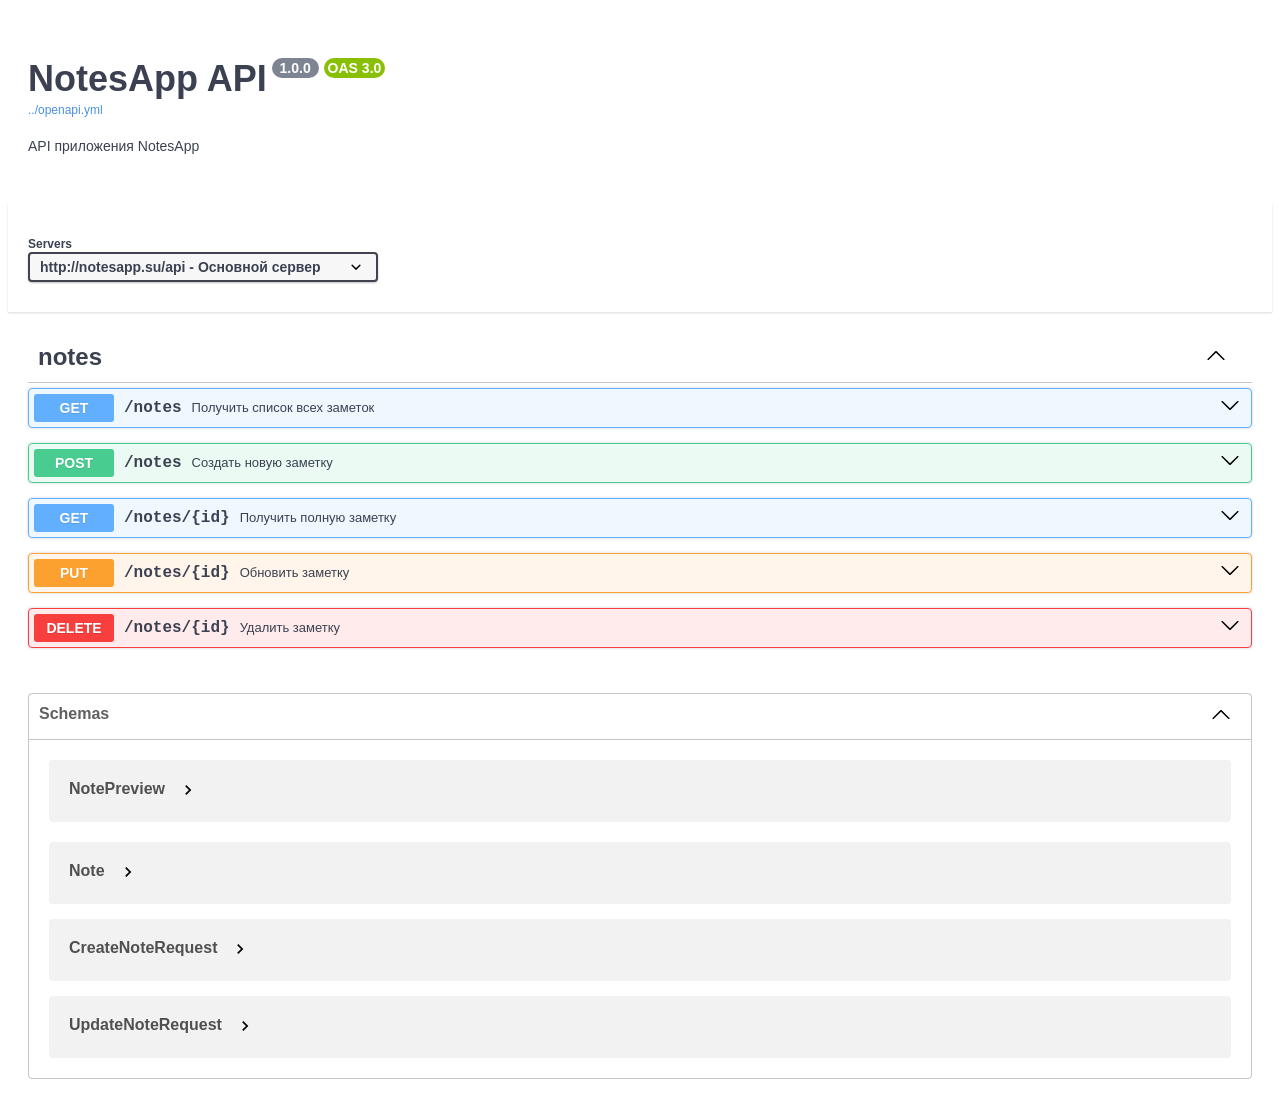
<file: api/swagger/swagger-a0008361.html>
<!DOCTYPE html>
<html lang="en">

<head>
  <meta charset="UTF-8">
  <title>Swagger UI</title>
  <link rel="stylesheet" type="text/css" href="../../assets/stylesheets/swagger-ui.css" />
  
</head>

<body style="overflow:hidden;">
  <div id="swagger-ui"></div>
  <script src="../../assets/javascripts/swagger-ui-bundle.js" charset="UTF-8"> </script>
  <script src="../../assets/javascripts/swagger-ui-standalone-preset.js" charset="UTF-8"> </script>
  <script>
    window.onload = function () {
      
        var url = "../openapi.yml";
        
      
      window.ui = SwaggerUIBundle({
        dom_id: "#swagger-ui",
        onComplete: onComplete,
        presets: [
          SwaggerUIBundle.presets.apis,
          SwaggerUIStandalonePreset
        ],
        
        url,
        
        
        "oauth2RedirectUrl": new URL("../../assets/swagger-ui/oauth2-redirect.html",window.location.href).href,
        
        "validatorUrl": "none",
        
    "docExpansion": "list",
    "filter": false,
    "tryItOutEnabled": false,
    "supportedSubmitMethods": [
        "get",
        "put",
        "post",
        "delete",
        "options",
        "head",
        "patch",
        "trace"
    ],
    "validatorUrl": "none",
    "extra_css": [],
    "dark_scheme_name": "slate",
    "filter_files": [],
    "syntaxHighlight": {
        "theme": "agate"
    }

      })

      

      if (parent.__init_is_dark_mode) {
          enable_dark_mode();
      }
    }

    enable_dark_mode = function(){
      document.documentElement.classList.add("dark-mode");
    }

    disable_dark_mode = function(){
      document.documentElement.classList.remove("dark-mode");
    }

    const resize_ob = new ResizeObserver(function(entries) {
      parent.update_swagger_ui_iframe_height("a0008361");
    });

    // start observing for resizing
    resize_ob.observe(document.querySelector("body"));

    // authorize modal position
    var modal_top = 0;

    const mutation_ob = new MutationObserver(function (mutations) {
      if(mutations && mutations[0].addedNodes && mutations[0].addedNodes.length > 0){
        update_modal_top()
      }
    });

    onComplete = function(){
      // start observing for auth-wrapper after Swagger UI loaded
      const div = document.querySelector("div.auth-wrapper");
      if(div){
        mutation_ob.observe(div, {
          childList: true,
        });
      }
    }

    update_top_val = function(top){
      modal_top = top
      update_modal_top()
    }

    update_modal_top = function(){
      let modal_list = document.getElementsByClassName('modal-ux')
      if(modal_list.length > 0){
        let modal = modal_list.item(0)
        const modal_height = modal.offsetHeight
        const padding = 60
        min = parseInt(modal_height/2 + padding)
        max = document.body.scrollHeight - min + padding
        if (modal_top < min) {
          modal.style.top = `${min}px`
        } else if (modal_top > max) {
          modal.style.top = `${max}px`
        } else {
          modal.style.top = `${modal_top}px`
        }
      }
    }
  </script>
</body>

</html>
</file>
<file: assets/stylesheets/swagger-ui.css>
.swagger-ui{color:#3b4151;container-name:swagger-ui;container-type:inline-size;/*! normalize.css v7.0.0 | MIT License | github.com/necolas/normalize.css */font-family:sans-serif}.swagger-ui html{line-height:1.15;-ms-text-size-adjust:100%;-webkit-text-size-adjust:100%}.swagger-ui body{margin:0}.swagger-ui article,.swagger-ui aside,.swagger-ui footer,.swagger-ui header,.swagger-ui nav,.swagger-ui section{display:block}.swagger-ui h1{font-size:2em;margin:.67em 0}.swagger-ui figcaption,.swagger-ui figure,.swagger-ui main{display:block}.swagger-ui figure{margin:1em 40px}.swagger-ui hr{box-sizing:content-box;height:0;overflow:visible}.swagger-ui pre{font-family:monospace,monospace;font-size:1em}.swagger-ui a{background-color:transparent;-webkit-text-decoration-skip:objects}.swagger-ui abbr[title]{border-bottom:none;text-decoration:underline;-webkit-text-decoration:underline dotted;text-decoration:underline dotted}.swagger-ui b,.swagger-ui strong{font-weight:inherit;font-weight:bolder}.swagger-ui code,.swagger-ui kbd,.swagger-ui samp{font-family:monospace,monospace;font-size:1em}.swagger-ui dfn{font-style:italic}.swagger-ui mark{background-color:#ff0;color:#000}.swagger-ui small{font-size:80%}.swagger-ui sub,.swagger-ui sup{font-size:75%;line-height:0;position:relative;vertical-align:baseline}.swagger-ui sub{bottom:-.25em}.swagger-ui sup{top:-.5em}.swagger-ui audio,.swagger-ui video{display:inline-block}.swagger-ui audio:not([controls]){display:none;height:0}.swagger-ui img{border-style:none}.swagger-ui svg:not(:root){overflow:hidden}.swagger-ui button,.swagger-ui input,.swagger-ui optgroup,.swagger-ui select,.swagger-ui textarea{font-family:sans-serif;font-size:100%;line-height:1.15;margin:0}.swagger-ui button,.swagger-ui input{overflow:visible}.swagger-ui button,.swagger-ui select{text-transform:none}.swagger-ui [type=reset],.swagger-ui [type=submit],.swagger-ui button,.swagger-ui html [type=button]{-webkit-appearance:button}.swagger-ui [type=button]::-moz-focus-inner,.swagger-ui [type=reset]::-moz-focus-inner,.swagger-ui [type=submit]::-moz-focus-inner,.swagger-ui button::-moz-focus-inner{border-style:none;padding:0}.swagger-ui [type=button]:-moz-focusring,.swagger-ui [type=reset]:-moz-focusring,.swagger-ui [type=submit]:-moz-focusring,.swagger-ui button:-moz-focusring{outline:1px dotted ButtonText}.swagger-ui fieldset{padding:.35em .75em .625em}.swagger-ui legend{box-sizing:border-box;color:inherit;display:table;max-width:100%;padding:0;white-space:normal}.swagger-ui progress{display:inline-block;vertical-align:baseline}.swagger-ui textarea{overflow:auto}.swagger-ui [type=checkbox],.swagger-ui [type=radio]{box-sizing:border-box;padding:0}.swagger-ui [type=number]::-webkit-inner-spin-button,.swagger-ui [type=number]::-webkit-outer-spin-button{height:auto}.swagger-ui [type=search]{-webkit-appearance:textfield;outline-offset:-2px}.swagger-ui [type=search]::-webkit-search-cancel-button,.swagger-ui [type=search]::-webkit-search-decoration{-webkit-appearance:none}.swagger-ui ::-webkit-file-upload-button{-webkit-appearance:button;font:inherit}.swagger-ui details,.swagger-ui menu{display:block}.swagger-ui summary{display:list-item}.swagger-ui canvas{display:inline-block}.swagger-ui [hidden],.swagger-ui template{display:none}.swagger-ui .debug *{outline:1px solid gold}.swagger-ui .debug-white *{outline:1px solid #fff}.swagger-ui .debug-black *{outline:1px solid #000}.swagger-ui .debug-grid{background:transparent url([data-uri]) repeat 0 0}.swagger-ui .debug-grid-16{background:transparent url([data-uri]) repeat 0 0}.swagger-ui .debug-grid-8-solid{background:#fff url([data-uri]) repeat 0 0}.swagger-ui .debug-grid-16-solid{background:#fff url([data-uri]) repeat 0 0}.swagger-ui .border-box,.swagger-ui a,.swagger-ui article,.swagger-ui body,.swagger-ui code,.swagger-ui dd,.swagger-ui div,.swagger-ui dl,.swagger-ui dt,.swagger-ui fieldset,.swagger-ui footer,.swagger-ui form,.swagger-ui h1,.swagger-ui h2,.swagger-ui h3,.swagger-ui h4,.swagger-ui h5,.swagger-ui h6,.swagger-ui header,.swagger-ui html,.swagger-ui input[type=email],.swagger-ui input[type=number],.swagger-ui input[type=password],.swagger-ui input[type=tel],.swagger-ui input[type=text],.swagger-ui input[type=url],.swagger-ui legend,.swagger-ui li,.swagger-ui main,.swagger-ui ol,.swagger-ui p,.swagger-ui pre,.swagger-ui section,.swagger-ui table,.swagger-ui td,.swagger-ui textarea,.swagger-ui th,.swagger-ui tr,.swagger-ui ul{box-sizing:border-box}.swagger-ui .aspect-ratio{height:0;position:relative}.swagger-ui .aspect-ratio--16x9{padding-bottom:56.25%}.swagger-ui .aspect-ratio--9x16{padding-bottom:177.77%}.swagger-ui .aspect-ratio--4x3{padding-bottom:75%}.swagger-ui .aspect-ratio--3x4{padding-bottom:133.33%}.swagger-ui .aspect-ratio--6x4{padding-bottom:66.6%}.swagger-ui .aspect-ratio--4x6{padding-bottom:150%}.swagger-ui .aspect-ratio--8x5{padding-bottom:62.5%}.swagger-ui .aspect-ratio--5x8{padding-bottom:160%}.swagger-ui .aspect-ratio--7x5{padding-bottom:71.42%}.swagger-ui .aspect-ratio--5x7{padding-bottom:140%}.swagger-ui .aspect-ratio--1x1{padding-bottom:100%}.swagger-ui .aspect-ratio--object{bottom:0;height:100%;left:0;position:absolute;right:0;top:0;width:100%;z-index:100}@media screen and (min-width:30em){.swagger-ui .aspect-ratio-ns{height:0;position:relative}.swagger-ui .aspect-ratio--16x9-ns{padding-bottom:56.25%}.swagger-ui .aspect-ratio--9x16-ns{padding-bottom:177.77%}.swagger-ui .aspect-ratio--4x3-ns{padding-bottom:75%}.swagger-ui .aspect-ratio--3x4-ns{padding-bottom:133.33%}.swagger-ui .aspect-ratio--6x4-ns{padding-bottom:66.6%}.swagger-ui .aspect-ratio--4x6-ns{padding-bottom:150%}.swagger-ui .aspect-ratio--8x5-ns{padding-bottom:62.5%}.swagger-ui .aspect-ratio--5x8-ns{padding-bottom:160%}.swagger-ui .aspect-ratio--7x5-ns{padding-bottom:71.42%}.swagger-ui .aspect-ratio--5x7-ns{padding-bottom:140%}.swagger-ui .aspect-ratio--1x1-ns{padding-bottom:100%}.swagger-ui .aspect-ratio--object-ns{bottom:0;height:100%;left:0;position:absolute;right:0;top:0;width:100%;z-index:100}}@media screen and (min-width:30em)and (max-width:60em){.swagger-ui .aspect-ratio-m{height:0;position:relative}.swagger-ui .aspect-ratio--16x9-m{padding-bottom:56.25%}.swagger-ui .aspect-ratio--9x16-m{padding-bottom:177.77%}.swagger-ui .aspect-ratio--4x3-m{padding-bottom:75%}.swagger-ui .aspect-ratio--3x4-m{padding-bottom:133.33%}.swagger-ui .aspect-ratio--6x4-m{padding-bottom:66.6%}.swagger-ui .aspect-ratio--4x6-m{padding-bottom:150%}.swagger-ui .aspect-ratio--8x5-m{padding-bottom:62.5%}.swagger-ui .aspect-ratio--5x8-m{padding-bottom:160%}.swagger-ui .aspect-ratio--7x5-m{padding-bottom:71.42%}.swagger-ui .aspect-ratio--5x7-m{padding-bottom:140%}.swagger-ui .aspect-ratio--1x1-m{padding-bottom:100%}.swagger-ui .aspect-ratio--object-m{bottom:0;height:100%;left:0;position:absolute;right:0;top:0;width:100%;z-index:100}}@media screen and (min-width:60em){.swagger-ui .aspect-ratio-l{height:0;position:relative}.swagger-ui .aspect-ratio--16x9-l{padding-bottom:56.25%}.swagger-ui .aspect-ratio--9x16-l{padding-bottom:177.77%}.swagger-ui .aspect-ratio--4x3-l{padding-bottom:75%}.swagger-ui .aspect-ratio--3x4-l{padding-bottom:133.33%}.swagger-ui .aspect-ratio--6x4-l{padding-bottom:66.6%}.swagger-ui .aspect-ratio--4x6-l{padding-bottom:150%}.swagger-ui .aspect-ratio--8x5-l{padding-bottom:62.5%}.swagger-ui .aspect-ratio--5x8-l{padding-bottom:160%}.swagger-ui .aspect-ratio--7x5-l{padding-bottom:71.42%}.swagger-ui .aspect-ratio--5x7-l{padding-bottom:140%}.swagger-ui .aspect-ratio--1x1-l{padding-bottom:100%}.swagger-ui .aspect-ratio--object-l{bottom:0;height:100%;left:0;position:absolute;right:0;top:0;width:100%;z-index:100}}.swagger-ui img{max-width:100%}.swagger-ui .cover{background-size:cover!important}.swagger-ui .contain{background-size:contain!important}@media screen and (min-width:30em){.swagger-ui .cover-ns{background-size:cover!important}.swagger-ui .contain-ns{background-size:contain!important}}@media screen and (min-width:30em)and (max-width:60em){.swagger-ui .cover-m{background-size:cover!important}.swagger-ui .contain-m{background-size:contain!important}}@media screen and (min-width:60em){.swagger-ui .cover-l{background-size:cover!important}.swagger-ui .contain-l{background-size:contain!important}}.swagger-ui .bg-center{background-position:50%;background-repeat:no-repeat}.swagger-ui .bg-top{background-position:top;background-repeat:no-repeat}.swagger-ui .bg-right{background-position:100%;background-repeat:no-repeat}.swagger-ui .bg-bottom{background-position:bottom;background-repeat:no-repeat}.swagger-ui .bg-left{background-position:0;background-repeat:no-repeat}@media screen and (min-width:30em){.swagger-ui .bg-center-ns{background-position:50%;background-repeat:no-repeat}.swagger-ui .bg-top-ns{background-position:top;background-repeat:no-repeat}.swagger-ui .bg-right-ns{background-position:100%;background-repeat:no-repeat}.swagger-ui .bg-bottom-ns{background-position:bottom;background-repeat:no-repeat}.swagger-ui .bg-left-ns{background-position:0;background-repeat:no-repeat}}@media screen and (min-width:30em)and (max-width:60em){.swagger-ui .bg-center-m{background-position:50%;background-repeat:no-repeat}.swagger-ui .bg-top-m{background-position:top;background-repeat:no-repeat}.swagger-ui .bg-right-m{background-position:100%;background-repeat:no-repeat}.swagger-ui .bg-bottom-m{background-position:bottom;background-repeat:no-repeat}.swagger-ui .bg-left-m{background-position:0;background-repeat:no-repeat}}@media screen and (min-width:60em){.swagger-ui .bg-center-l{background-position:50%;background-repeat:no-repeat}.swagger-ui .bg-top-l{background-position:top;background-repeat:no-repeat}.swagger-ui .bg-right-l{background-position:100%;background-repeat:no-repeat}.swagger-ui .bg-bottom-l{background-position:bottom;background-repeat:no-repeat}.swagger-ui .bg-left-l{background-position:0;background-repeat:no-repeat}}.swagger-ui .outline{outline:1px solid}.swagger-ui .outline-transparent{outline:1px solid transparent}.swagger-ui .outline-0{outline:0}@media screen and (min-width:30em){.swagger-ui .outline-ns{outline:1px solid}.swagger-ui .outline-transparent-ns{outline:1px solid transparent}.swagger-ui .outline-0-ns{outline:0}}@media screen and (min-width:30em)and (max-width:60em){.swagger-ui .outline-m{outline:1px solid}.swagger-ui .outline-transparent-m{outline:1px solid transparent}.swagger-ui .outline-0-m{outline:0}}@media screen and (min-width:60em){.swagger-ui .outline-l{outline:1px solid}.swagger-ui .outline-transparent-l{outline:1px solid transparent}.swagger-ui .outline-0-l{outline:0}}.swagger-ui .ba{border-style:solid;border-width:1px}.swagger-ui .bt{border-top-style:solid;border-top-width:1px}.swagger-ui .br{border-right-style:solid;border-right-width:1px}.swagger-ui .bb{border-bottom-style:solid;border-bottom-width:1px}.swagger-ui .bl{border-left-style:solid;border-left-width:1px}.swagger-ui .bn{border-style:none;border-width:0}@media screen and (min-width:30em){.swagger-ui .ba-ns{border-style:solid;border-width:1px}.swagger-ui .bt-ns{border-top-style:solid;border-top-width:1px}.swagger-ui .br-ns{border-right-style:solid;border-right-width:1px}.swagger-ui .bb-ns{border-bottom-style:solid;border-bottom-width:1px}.swagger-ui .bl-ns{border-left-style:solid;border-left-width:1px}.swagger-ui .bn-ns{border-style:none;border-width:0}}@media screen and (min-width:30em)and (max-width:60em){.swagger-ui .ba-m{border-style:solid;border-width:1px}.swagger-ui .bt-m{border-top-style:solid;border-top-width:1px}.swagger-ui .br-m{border-right-style:solid;border-right-width:1px}.swagger-ui .bb-m{border-bottom-style:solid;border-bottom-width:1px}.swagger-ui .bl-m{border-left-style:solid;border-left-width:1px}.swagger-ui .bn-m{border-style:none;border-width:0}}@media screen and (min-width:60em){.swagger-ui .ba-l{border-style:solid;border-width:1px}.swagger-ui .bt-l{border-top-style:solid;border-top-width:1px}.swagger-ui .br-l{border-right-style:solid;border-right-width:1px}.swagger-ui .bb-l{border-bottom-style:solid;border-bottom-width:1px}.swagger-ui .bl-l{border-left-style:solid;border-left-width:1px}.swagger-ui .bn-l{border-style:none;border-width:0}}.swagger-ui .b--black{border-color:#000}.swagger-ui .b--near-black{border-color:#111}.swagger-ui .b--dark-gray{border-color:#333}.swagger-ui .b--mid-gray{border-color:#555}.swagger-ui .b--gray{border-color:#777}.swagger-ui .b--silver{border-color:#999}.swagger-ui .b--light-silver{border-color:#aaa}.swagger-ui .b--moon-gray{border-color:#ccc}.swagger-ui .b--light-gray{border-color:#eee}.swagger-ui .b--near-white{border-color:#f4f4f4}.swagger-ui .b--white{border-color:#fff}.swagger-ui .b--white-90{border-color:hsla(0,0%,100%,.9)}.swagger-ui .b--white-80{border-color:hsla(0,0%,100%,.8)}.swagger-ui .b--white-70{border-color:hsla(0,0%,100%,.7)}.swagger-ui .b--white-60{border-color:hsla(0,0%,100%,.6)}.swagger-ui .b--white-50{border-color:hsla(0,0%,100%,.5)}.swagger-ui .b--white-40{border-color:hsla(0,0%,100%,.4)}.swagger-ui .b--white-30{border-color:hsla(0,0%,100%,.3)}.swagger-ui .b--white-20{border-color:hsla(0,0%,100%,.2)}.swagger-ui .b--white-10{border-color:hsla(0,0%,100%,.1)}.swagger-ui .b--white-05{border-color:hsla(0,0%,100%,.05)}.swagger-ui .b--white-025{border-color:hsla(0,0%,100%,.025)}.swagger-ui .b--white-0125{border-color:hsla(0,0%,100%,.013)}.swagger-ui .b--black-90{border-color:rgba(0,0,0,.9)}.swagger-ui .b--black-80{border-color:rgba(0,0,0,.8)}.swagger-ui .b--black-70{border-color:rgba(0,0,0,.7)}.swagger-ui .b--black-60{border-color:rgba(0,0,0,.6)}.swagger-ui .b--black-50{border-color:rgba(0,0,0,.5)}.swagger-ui .b--black-40{border-color:rgba(0,0,0,.4)}.swagger-ui .b--black-30{border-color:rgba(0,0,0,.3)}.swagger-ui .b--black-20{border-color:rgba(0,0,0,.2)}.swagger-ui .b--black-10{border-color:rgba(0,0,0,.1)}.swagger-ui .b--black-05{border-color:rgba(0,0,0,.05)}.swagger-ui .b--black-025{border-color:rgba(0,0,0,.025)}.swagger-ui .b--black-0125{border-color:rgba(0,0,0,.013)}.swagger-ui .b--dark-red{border-color:#e7040f}.swagger-ui .b--red{border-color:#ff4136}.swagger-ui .b--light-red{border-color:#ff725c}.swagger-ui .b--orange{border-color:#ff6300}.swagger-ui .b--gold{border-color:#ffb700}.swagger-ui .b--yellow{border-color:gold}.swagger-ui .b--light-yellow{border-color:#fbf1a9}.swagger-ui .b--purple{border-color:#5e2ca5}.swagger-ui .b--light-purple{border-color:#a463f2}.swagger-ui .b--dark-pink{border-color:#d5008f}.swagger-ui .b--hot-pink{border-color:#ff41b4}.swagger-ui .b--pink{border-color:#ff80cc}.swagger-ui .b--light-pink{border-color:#ffa3d7}.swagger-ui .b--dark-green{border-color:#137752}.swagger-ui .b--green{border-color:#19a974}.swagger-ui .b--light-green{border-color:#9eebcf}.swagger-ui .b--navy{border-color:#001b44}.swagger-ui .b--dark-blue{border-color:#00449e}.swagger-ui .b--blue{border-color:#357edd}.swagger-ui .b--light-blue{border-color:#96ccff}.swagger-ui .b--lightest-blue{border-color:#cdecff}.swagger-ui .b--washed-blue{border-color:#f6fffe}.swagger-ui .b--washed-green{border-color:#e8fdf5}.swagger-ui .b--washed-yellow{border-color:#fffceb}.swagger-ui .b--washed-red{border-color:#ffdfdf}.swagger-ui .b--transparent{border-color:transparent}.swagger-ui .b--inherit{border-color:inherit}.swagger-ui .br0{border-radius:0}.swagger-ui .br1{border-radius:.125rem}.swagger-ui .br2{border-radius:.25rem}.swagger-ui .br3{border-radius:.5rem}.swagger-ui .br4{border-radius:1rem}.swagger-ui .br-100{border-radius:100%}.swagger-ui .br-pill{border-radius:9999px}.swagger-ui .br--bottom{border-top-left-radius:0;border-top-right-radius:0}.swagger-ui .br--top{border-bottom-left-radius:0;border-bottom-right-radius:0}.swagger-ui .br--right{border-bottom-left-radius:0;border-top-left-radius:0}.swagger-ui .br--left{border-bottom-right-radius:0;border-top-right-radius:0}@media screen and (min-width:30em){.swagger-ui .br0-ns{border-radius:0}.swagger-ui .br1-ns{border-radius:.125rem}.swagger-ui .br2-ns{border-radius:.25rem}.swagger-ui .br3-ns{border-radius:.5rem}.swagger-ui .br4-ns{border-radius:1rem}.swagger-ui .br-100-ns{border-radius:100%}.swagger-ui .br-pill-ns{border-radius:9999px}.swagger-ui .br--bottom-ns{border-top-left-radius:0;border-top-right-radius:0}.swagger-ui .br--top-ns{border-bottom-left-radius:0;border-bottom-right-radius:0}.swagger-ui .br--right-ns{border-bottom-left-radius:0;border-top-left-radius:0}.swagger-ui .br--left-ns{border-bottom-right-radius:0;border-top-right-radius:0}}@media screen and (min-width:30em)and (max-width:60em){.swagger-ui .br0-m{border-radius:0}.swagger-ui .br1-m{border-radius:.125rem}.swagger-ui .br2-m{border-radius:.25rem}.swagger-ui .br3-m{border-radius:.5rem}.swagger-ui .br4-m{border-radius:1rem}.swagger-ui .br-100-m{border-radius:100%}.swagger-ui .br-pill-m{border-radius:9999px}.swagger-ui .br--bottom-m{border-top-left-radius:0;border-top-right-radius:0}.swagger-ui .br--top-m{border-bottom-left-radius:0;border-bottom-right-radius:0}.swagger-ui .br--right-m{border-bottom-left-radius:0;border-top-left-radius:0}.swagger-ui .br--left-m{border-bottom-right-radius:0;border-top-right-radius:0}}@media screen and (min-width:60em){.swagger-ui .br0-l{border-radius:0}.swagger-ui .br1-l{border-radius:.125rem}.swagger-ui .br2-l{border-radius:.25rem}.swagger-ui .br3-l{border-radius:.5rem}.swagger-ui .br4-l{border-radius:1rem}.swagger-ui .br-100-l{border-radius:100%}.swagger-ui .br-pill-l{border-radius:9999px}.swagger-ui .br--bottom-l{border-top-left-radius:0;border-top-right-radius:0}.swagger-ui .br--top-l{border-bottom-left-radius:0;border-bottom-right-radius:0}.swagger-ui .br--right-l{border-bottom-left-radius:0;border-top-left-radius:0}.swagger-ui .br--left-l{border-bottom-right-radius:0;border-top-right-radius:0}}.swagger-ui .b--dotted{border-style:dotted}.swagger-ui .b--dashed{border-style:dashed}.swagger-ui .b--solid{border-style:solid}.swagger-ui .b--none{border-style:none}@media screen and (min-width:30em){.swagger-ui .b--dotted-ns{border-style:dotted}.swagger-ui .b--dashed-ns{border-style:dashed}.swagger-ui .b--solid-ns{border-style:solid}.swagger-ui .b--none-ns{border-style:none}}@media screen and (min-width:30em)and (max-width:60em){.swagger-ui .b--dotted-m{border-style:dotted}.swagger-ui .b--dashed-m{border-style:dashed}.swagger-ui .b--solid-m{border-style:solid}.swagger-ui .b--none-m{border-style:none}}@media screen and (min-width:60em){.swagger-ui .b--dotted-l{border-style:dotted}.swagger-ui .b--dashed-l{border-style:dashed}.swagger-ui .b--solid-l{border-style:solid}.swagger-ui .b--none-l{border-style:none}}.swagger-ui .bw0{border-width:0}.swagger-ui .bw1{border-width:.125rem}.swagger-ui .bw2{border-width:.25rem}.swagger-ui .bw3{border-width:.5rem}.swagger-ui .bw4{border-width:1rem}.swagger-ui .bw5{border-width:2rem}.swagger-ui .bt-0{border-top-width:0}.swagger-ui .br-0{border-right-width:0}.swagger-ui .bb-0{border-bottom-width:0}.swagger-ui .bl-0{border-left-width:0}@media screen and (min-width:30em){.swagger-ui .bw0-ns{border-width:0}.swagger-ui .bw1-ns{border-width:.125rem}.swagger-ui .bw2-ns{border-width:.25rem}.swagger-ui .bw3-ns{border-width:.5rem}.swagger-ui .bw4-ns{border-width:1rem}.swagger-ui .bw5-ns{border-width:2rem}.swagger-ui .bt-0-ns{border-top-width:0}.swagger-ui .br-0-ns{border-right-width:0}.swagger-ui .bb-0-ns{border-bottom-width:0}.swagger-ui .bl-0-ns{border-left-width:0}}@media screen and (min-width:30em)and (max-width:60em){.swagger-ui .bw0-m{border-width:0}.swagger-ui .bw1-m{border-width:.125rem}.swagger-ui .bw2-m{border-width:.25rem}.swagger-ui .bw3-m{border-width:.5rem}.swagger-ui .bw4-m{border-width:1rem}.swagger-ui .bw5-m{border-width:2rem}.swagger-ui .bt-0-m{border-top-width:0}.swagger-ui .br-0-m{border-right-width:0}.swagger-ui .bb-0-m{border-bottom-width:0}.swagger-ui .bl-0-m{border-left-width:0}}@media screen and (min-width:60em){.swagger-ui .bw0-l{border-width:0}.swagger-ui .bw1-l{border-width:.125rem}.swagger-ui .bw2-l{border-width:.25rem}.swagger-ui .bw3-l{border-width:.5rem}.swagger-ui .bw4-l{border-width:1rem}.swagger-ui .bw5-l{border-width:2rem}.swagger-ui .bt-0-l{border-top-width:0}.swagger-ui .br-0-l{border-right-width:0}.swagger-ui .bb-0-l{border-bottom-width:0}.swagger-ui .bl-0-l{border-left-width:0}}.swagger-ui .shadow-1{box-shadow:0 0 4px 2px rgba(0,0,0,.2)}.swagger-ui .shadow-2{box-shadow:0 0 8px 2px rgba(0,0,0,.2)}.swagger-ui .shadow-3{box-shadow:2px 2px 4px 2px rgba(0,0,0,.2)}.swagger-ui .shadow-4{box-shadow:2px 2px 8px 0 rgba(0,0,0,.2)}.swagger-ui .shadow-5{box-shadow:4px 4px 8px 0 rgba(0,0,0,.2)}@media screen and (min-width:30em){.swagger-ui .shadow-1-ns{box-shadow:0 0 4px 2px rgba(0,0,0,.2)}.swagger-ui .shadow-2-ns{box-shadow:0 0 8px 2px rgba(0,0,0,.2)}.swagger-ui .shadow-3-ns{box-shadow:2px 2px 4px 2px rgba(0,0,0,.2)}.swagger-ui .shadow-4-ns{box-shadow:2px 2px 8px 0 rgba(0,0,0,.2)}.swagger-ui .shadow-5-ns{box-shadow:4px 4px 8px 0 rgba(0,0,0,.2)}}@media screen and (min-width:30em)and (max-width:60em){.swagger-ui .shadow-1-m{box-shadow:0 0 4px 2px rgba(0,0,0,.2)}.swagger-ui .shadow-2-m{box-shadow:0 0 8px 2px rgba(0,0,0,.2)}.swagger-ui .shadow-3-m{box-shadow:2px 2px 4px 2px rgba(0,0,0,.2)}.swagger-ui .shadow-4-m{box-shadow:2px 2px 8px 0 rgba(0,0,0,.2)}.swagger-ui .shadow-5-m{box-shadow:4px 4px 8px 0 rgba(0,0,0,.2)}}@media screen and (min-width:60em){.swagger-ui .shadow-1-l{box-shadow:0 0 4px 2px rgba(0,0,0,.2)}.swagger-ui .shadow-2-l{box-shadow:0 0 8px 2px rgba(0,0,0,.2)}.swagger-ui .shadow-3-l{box-shadow:2px 2px 4px 2px rgba(0,0,0,.2)}.swagger-ui .shadow-4-l{box-shadow:2px 2px 8px 0 rgba(0,0,0,.2)}.swagger-ui .shadow-5-l{box-shadow:4px 4px 8px 0 rgba(0,0,0,.2)}}.swagger-ui .pre{overflow-x:auto;overflow-y:hidden;overflow:scroll}.swagger-ui .top-0{top:0}.swagger-ui .right-0{right:0}.swagger-ui .bottom-0{bottom:0}.swagger-ui .left-0{left:0}.swagger-ui .top-1{top:1rem}.swagger-ui .right-1{right:1rem}.swagger-ui .bottom-1{bottom:1rem}.swagger-ui .left-1{left:1rem}.swagger-ui .top-2{top:2rem}.swagger-ui .right-2{right:2rem}.swagger-ui .bottom-2{bottom:2rem}.swagger-ui .left-2{left:2rem}.swagger-ui .top--1{top:-1rem}.swagger-ui .right--1{right:-1rem}.swagger-ui .bottom--1{bottom:-1rem}.swagger-ui .left--1{left:-1rem}.swagger-ui .top--2{top:-2rem}.swagger-ui .right--2{right:-2rem}.swagger-ui .bottom--2{bottom:-2rem}.swagger-ui .left--2{left:-2rem}.swagger-ui .absolute--fill{bottom:0;left:0;right:0;top:0}@media screen and (min-width:30em){.swagger-ui .top-0-ns{top:0}.swagger-ui .left-0-ns{left:0}.swagger-ui .right-0-ns{right:0}.swagger-ui .bottom-0-ns{bottom:0}.swagger-ui .top-1-ns{top:1rem}.swagger-ui .left-1-ns{left:1rem}.swagger-ui .right-1-ns{right:1rem}.swagger-ui .bottom-1-ns{bottom:1rem}.swagger-ui .top-2-ns{top:2rem}.swagger-ui .left-2-ns{left:2rem}.swagger-ui .right-2-ns{right:2rem}.swagger-ui .bottom-2-ns{bottom:2rem}.swagger-ui .top--1-ns{top:-1rem}.swagger-ui .right--1-ns{right:-1rem}.swagger-ui .bottom--1-ns{bottom:-1rem}.swagger-ui .left--1-ns{left:-1rem}.swagger-ui .top--2-ns{top:-2rem}.swagger-ui .right--2-ns{right:-2rem}.swagger-ui .bottom--2-ns{bottom:-2rem}.swagger-ui .left--2-ns{left:-2rem}.swagger-ui .absolute--fill-ns{bottom:0;left:0;right:0;top:0}}@media screen and (min-width:30em)and (max-width:60em){.swagger-ui .top-0-m{top:0}.swagger-ui .left-0-m{left:0}.swagger-ui .right-0-m{right:0}.swagger-ui .bottom-0-m{bottom:0}.swagger-ui .top-1-m{top:1rem}.swagger-ui .left-1-m{left:1rem}.swagger-ui .right-1-m{right:1rem}.swagger-ui .bottom-1-m{bottom:1rem}.swagger-ui .top-2-m{top:2rem}.swagger-ui .left-2-m{left:2rem}.swagger-ui .right-2-m{right:2rem}.swagger-ui .bottom-2-m{bottom:2rem}.swagger-ui .top--1-m{top:-1rem}.swagger-ui .right--1-m{right:-1rem}.swagger-ui .bottom--1-m{bottom:-1rem}.swagger-ui .left--1-m{left:-1rem}.swagger-ui .top--2-m{top:-2rem}.swagger-ui .right--2-m{right:-2rem}.swagger-ui .bottom--2-m{bottom:-2rem}.swagger-ui .left--2-m{left:-2rem}.swagger-ui .absolute--fill-m{bottom:0;left:0;right:0;top:0}}@media screen and (min-width:60em){.swagger-ui .top-0-l{top:0}.swagger-ui .left-0-l{left:0}.swagger-ui .right-0-l{right:0}.swagger-ui .bottom-0-l{bottom:0}.swagger-ui .top-1-l{top:1rem}.swagger-ui .left-1-l{left:1rem}.swagger-ui .right-1-l{right:1rem}.swagger-ui .bottom-1-l{bottom:1rem}.swagger-ui .top-2-l{top:2rem}.swagger-ui .left-2-l{left:2rem}.swagger-ui .right-2-l{right:2rem}.swagger-ui .bottom-2-l{bottom:2rem}.swagger-ui .top--1-l{top:-1rem}.swagger-ui .right--1-l{right:-1rem}.swagger-ui .bottom--1-l{bottom:-1rem}.swagger-ui .left--1-l{left:-1rem}.swagger-ui .top--2-l{top:-2rem}.swagger-ui .right--2-l{right:-2rem}.swagger-ui .bottom--2-l{bottom:-2rem}.swagger-ui .left--2-l{left:-2rem}.swagger-ui .absolute--fill-l{bottom:0;left:0;right:0;top:0}}.swagger-ui .cf:after,.swagger-ui .cf:before{content:" ";display:table}.swagger-ui .cf:after{clear:both}.swagger-ui .cf{zoom:1}.swagger-ui .cl{clear:left}.swagger-ui .cr{clear:right}.swagger-ui .cb{clear:both}.swagger-ui .cn{clear:none}@media screen and (min-width:30em){.swagger-ui .cl-ns{clear:left}.swagger-ui .cr-ns{clear:right}.swagger-ui .cb-ns{clear:both}.swagger-ui .cn-ns{clear:none}}@media screen and (min-width:30em)and (max-width:60em){.swagger-ui .cl-m{clear:left}.swagger-ui .cr-m{clear:right}.swagger-ui .cb-m{clear:both}.swagger-ui .cn-m{clear:none}}@media screen and (min-width:60em){.swagger-ui .cl-l{clear:left}.swagger-ui .cr-l{clear:right}.swagger-ui .cb-l{clear:both}.swagger-ui .cn-l{clear:none}}.swagger-ui .flex{display:flex}.swagger-ui .inline-flex{display:inline-flex}.swagger-ui .flex-auto{flex:1 1 auto;min-height:0;min-width:0}.swagger-ui .flex-none{flex:none}.swagger-ui .flex-column{flex-direction:column}.swagger-ui .flex-row{flex-direction:row}.swagger-ui .flex-wrap{flex-wrap:wrap}.swagger-ui .flex-nowrap{flex-wrap:nowrap}.swagger-ui .flex-wrap-reverse{flex-wrap:wrap-reverse}.swagger-ui .flex-column-reverse{flex-direction:column-reverse}.swagger-ui .flex-row-reverse{flex-direction:row-reverse}.swagger-ui .items-start{align-items:flex-start}.swagger-ui .items-end{align-items:flex-end}.swagger-ui .items-center{align-items:center}.swagger-ui .items-baseline{align-items:baseline}.swagger-ui .items-stretch{align-items:stretch}.swagger-ui .self-start{align-self:flex-start}.swagger-ui .self-end{align-self:flex-end}.swagger-ui .self-center{align-self:center}.swagger-ui .self-baseline{align-self:baseline}.swagger-ui .self-stretch{align-self:stretch}.swagger-ui .justify-start{justify-content:flex-start}.swagger-ui .justify-end{justify-content:flex-end}.swagger-ui .justify-center{justify-content:center}.swagger-ui .justify-between{justify-content:space-between}.swagger-ui .justify-around{justify-content:space-around}.swagger-ui .content-start{align-content:flex-start}.swagger-ui .content-end{align-content:flex-end}.swagger-ui .content-center{align-content:center}.swagger-ui .content-between{align-content:space-between}.swagger-ui .content-around{align-content:space-around}.swagger-ui .content-stretch{align-content:stretch}.swagger-ui .order-0{order:0}.swagger-ui .order-1{order:1}.swagger-ui .order-2{order:2}.swagger-ui .order-3{order:3}.swagger-ui .order-4{order:4}.swagger-ui .order-5{order:5}.swagger-ui .order-6{order:6}.swagger-ui .order-7{order:7}.swagger-ui .order-8{order:8}.swagger-ui .order-last{order:99999}.swagger-ui .flex-grow-0{flex-grow:0}.swagger-ui .flex-grow-1{flex-grow:1}.swagger-ui .flex-shrink-0{flex-shrink:0}.swagger-ui .flex-shrink-1{flex-shrink:1}@media screen and (min-width:30em){.swagger-ui .flex-ns{display:flex}.swagger-ui .inline-flex-ns{display:inline-flex}.swagger-ui .flex-auto-ns{flex:1 1 auto;min-height:0;min-width:0}.swagger-ui .flex-none-ns{flex:none}.swagger-ui .flex-column-ns{flex-direction:column}.swagger-ui .flex-row-ns{flex-direction:row}.swagger-ui .flex-wrap-ns{flex-wrap:wrap}.swagger-ui .flex-nowrap-ns{flex-wrap:nowrap}.swagger-ui .flex-wrap-reverse-ns{flex-wrap:wrap-reverse}.swagger-ui .flex-column-reverse-ns{flex-direction:column-reverse}.swagger-ui .flex-row-reverse-ns{flex-direction:row-reverse}.swagger-ui .items-start-ns{align-items:flex-start}.swagger-ui .items-end-ns{align-items:flex-end}.swagger-ui .items-center-ns{align-items:center}.swagger-ui .items-baseline-ns{align-items:baseline}.swagger-ui .items-stretch-ns{align-items:stretch}.swagger-ui .self-start-ns{align-self:flex-start}.swagger-ui .self-end-ns{align-self:flex-end}.swagger-ui .self-center-ns{align-self:center}.swagger-ui .self-baseline-ns{align-self:baseline}.swagger-ui .self-stretch-ns{align-self:stretch}.swagger-ui .justify-start-ns{justify-content:flex-start}.swagger-ui .justify-end-ns{justify-content:flex-end}.swagger-ui .justify-center-ns{justify-content:center}.swagger-ui .justify-between-ns{justify-content:space-between}.swagger-ui .justify-around-ns{justify-content:space-around}.swagger-ui .content-start-ns{align-content:flex-start}.swagger-ui .content-end-ns{align-content:flex-end}.swagger-ui .content-center-ns{align-content:center}.swagger-ui .content-between-ns{align-content:space-between}.swagger-ui .content-around-ns{align-content:space-around}.swagger-ui .content-stretch-ns{align-content:stretch}.swagger-ui .order-0-ns{order:0}.swagger-ui .order-1-ns{order:1}.swagger-ui .order-2-ns{order:2}.swagger-ui .order-3-ns{order:3}.swagger-ui .order-4-ns{order:4}.swagger-ui .order-5-ns{order:5}.swagger-ui .order-6-ns{order:6}.swagger-ui .order-7-ns{order:7}.swagger-ui .order-8-ns{order:8}.swagger-ui .order-last-ns{order:99999}.swagger-ui .flex-grow-0-ns{flex-grow:0}.swagger-ui .flex-grow-1-ns{flex-grow:1}.swagger-ui .flex-shrink-0-ns{flex-shrink:0}.swagger-ui .flex-shrink-1-ns{flex-shrink:1}}@media screen and (min-width:30em)and (max-width:60em){.swagger-ui .flex-m{display:flex}.swagger-ui .inline-flex-m{display:inline-flex}.swagger-ui .flex-auto-m{flex:1 1 auto;min-height:0;min-width:0}.swagger-ui .flex-none-m{flex:none}.swagger-ui .flex-column-m{flex-direction:column}.swagger-ui .flex-row-m{flex-direction:row}.swagger-ui .flex-wrap-m{flex-wrap:wrap}.swagger-ui .flex-nowrap-m{flex-wrap:nowrap}.swagger-ui .flex-wrap-reverse-m{flex-wrap:wrap-reverse}.swagger-ui .flex-column-reverse-m{flex-direction:column-reverse}.swagger-ui .flex-row-reverse-m{flex-direction:row-reverse}.swagger-ui .items-start-m{align-items:flex-start}.swagger-ui .items-end-m{align-items:flex-end}.swagger-ui .items-center-m{align-items:center}.swagger-ui .items-baseline-m{align-items:baseline}.swagger-ui .items-stretch-m{align-items:stretch}.swagger-ui .self-start-m{align-self:flex-start}.swagger-ui .self-end-m{align-self:flex-end}.swagger-ui .self-center-m{align-self:center}.swagger-ui .self-baseline-m{align-self:baseline}.swagger-ui .self-stretch-m{align-self:stretch}.swagger-ui .justify-start-m{justify-content:flex-start}.swagger-ui .justify-end-m{justify-content:flex-end}.swagger-ui .justify-center-m{justify-content:center}.swagger-ui .justify-between-m{justify-content:space-between}.swagger-ui .justify-around-m{justify-content:space-around}.swagger-ui .content-start-m{align-content:flex-start}.swagger-ui .content-end-m{align-content:flex-end}.swagger-ui .content-center-m{align-content:center}.swagger-ui .content-between-m{align-content:space-between}.swagger-ui .content-around-m{align-content:space-around}.swagger-ui .content-stretch-m{align-content:stretch}.swagger-ui .order-0-m{order:0}.swagger-ui .order-1-m{order:1}.swagger-ui .order-2-m{order:2}.swagger-ui .order-3-m{order:3}.swagger-ui .order-4-m{order:4}.swagger-ui .order-5-m{order:5}.swagger-ui .order-6-m{order:6}.swagger-ui .order-7-m{order:7}.swagger-ui .order-8-m{order:8}.swagger-ui .order-last-m{order:99999}.swagger-ui .flex-grow-0-m{flex-grow:0}.swagger-ui .flex-grow-1-m{flex-grow:1}.swagger-ui .flex-shrink-0-m{flex-shrink:0}.swagger-ui .flex-shrink-1-m{flex-shrink:1}}@media screen and (min-width:60em){.swagger-ui .flex-l{display:flex}.swagger-ui .inline-flex-l{display:inline-flex}.swagger-ui .flex-auto-l{flex:1 1 auto;min-height:0;min-width:0}.swagger-ui .flex-none-l{flex:none}.swagger-ui .flex-column-l{flex-direction:column}.swagger-ui .flex-row-l{flex-direction:row}.swagger-ui .flex-wrap-l{flex-wrap:wrap}.swagger-ui .flex-nowrap-l{flex-wrap:nowrap}.swagger-ui .flex-wrap-reverse-l{flex-wrap:wrap-reverse}.swagger-ui .flex-column-reverse-l{flex-direction:column-reverse}.swagger-ui .flex-row-reverse-l{flex-direction:row-reverse}.swagger-ui .items-start-l{align-items:flex-start}.swagger-ui .items-end-l{align-items:flex-end}.swagger-ui .items-center-l{align-items:center}.swagger-ui .items-baseline-l{align-items:baseline}.swagger-ui .items-stretch-l{align-items:stretch}.swagger-ui .self-start-l{align-self:flex-start}.swagger-ui .self-end-l{align-self:flex-end}.swagger-ui .self-center-l{align-self:center}.swagger-ui .self-baseline-l{align-self:baseline}.swagger-ui .self-stretch-l{align-self:stretch}.swagger-ui .justify-start-l{justify-content:flex-start}.swagger-ui .justify-end-l{justify-content:flex-end}.swagger-ui .justify-center-l{justify-content:center}.swagger-ui .justify-between-l{justify-content:space-between}.swagger-ui .justify-around-l{justify-content:space-around}.swagger-ui .content-start-l{align-content:flex-start}.swagger-ui .content-end-l{align-content:flex-end}.swagger-ui .content-center-l{align-content:center}.swagger-ui .content-between-l{align-content:space-between}.swagger-ui .content-around-l{align-content:space-around}.swagger-ui .content-stretch-l{align-content:stretch}.swagger-ui .order-0-l{order:0}.swagger-ui .order-1-l{order:1}.swagger-ui .order-2-l{order:2}.swagger-ui .order-3-l{order:3}.swagger-ui .order-4-l{order:4}.swagger-ui .order-5-l{order:5}.swagger-ui .order-6-l{order:6}.swagger-ui .order-7-l{order:7}.swagger-ui .order-8-l{order:8}.swagger-ui .order-last-l{order:99999}.swagger-ui .flex-grow-0-l{flex-grow:0}.swagger-ui .flex-grow-1-l{flex-grow:1}.swagger-ui .flex-shrink-0-l{flex-shrink:0}.swagger-ui .flex-shrink-1-l{flex-shrink:1}}.swagger-ui .dn{display:none}.swagger-ui .di{display:inline}.swagger-ui .db{display:block}.swagger-ui .dib{display:inline-block}.swagger-ui .dit{display:inline-table}.swagger-ui .dt{display:table}.swagger-ui .dtc{display:table-cell}.swagger-ui .dt-row{display:table-row}.swagger-ui .dt-row-group{display:table-row-group}.swagger-ui .dt-column{display:table-column}.swagger-ui .dt-column-group{display:table-column-group}.swagger-ui .dt--fixed{table-layout:fixed;width:100%}@media screen and (min-width:30em){.swagger-ui .dn-ns{display:none}.swagger-ui .di-ns{display:inline}.swagger-ui .db-ns{display:block}.swagger-ui .dib-ns{display:inline-block}.swagger-ui .dit-ns{display:inline-table}.swagger-ui .dt-ns{display:table}.swagger-ui .dtc-ns{display:table-cell}.swagger-ui .dt-row-ns{display:table-row}.swagger-ui .dt-row-group-ns{display:table-row-group}.swagger-ui .dt-column-ns{display:table-column}.swagger-ui .dt-column-group-ns{display:table-column-group}.swagger-ui .dt--fixed-ns{table-layout:fixed;width:100%}}@media screen and (min-width:30em)and (max-width:60em){.swagger-ui .dn-m{display:none}.swagger-ui .di-m{display:inline}.swagger-ui .db-m{display:block}.swagger-ui .dib-m{display:inline-block}.swagger-ui .dit-m{display:inline-table}.swagger-ui .dt-m{display:table}.swagger-ui .dtc-m{display:table-cell}.swagger-ui .dt-row-m{display:table-row}.swagger-ui .dt-row-group-m{display:table-row-group}.swagger-ui .dt-column-m{display:table-column}.swagger-ui .dt-column-group-m{display:table-column-group}.swagger-ui .dt--fixed-m{table-layout:fixed;width:100%}}@media screen and (min-width:60em){.swagger-ui .dn-l{display:none}.swagger-ui .di-l{display:inline}.swagger-ui .db-l{display:block}.swagger-ui .dib-l{display:inline-block}.swagger-ui .dit-l{display:inline-table}.swagger-ui .dt-l{display:table}.swagger-ui .dtc-l{display:table-cell}.swagger-ui .dt-row-l{display:table-row}.swagger-ui .dt-row-group-l{display:table-row-group}.swagger-ui .dt-column-l{display:table-column}.swagger-ui .dt-column-group-l{display:table-column-group}.swagger-ui .dt--fixed-l{table-layout:fixed;width:100%}}.swagger-ui .fl{_display:inline;float:left}.swagger-ui .fr{_display:inline;float:right}.swagger-ui .fn{float:none}@media screen and (min-width:30em){.swagger-ui .fl-ns{_display:inline;float:left}.swagger-ui .fr-ns{_display:inline;float:right}.swagger-ui .fn-ns{float:none}}@media screen and (min-width:30em)and (max-width:60em){.swagger-ui .fl-m{_display:inline;float:left}.swagger-ui .fr-m{_display:inline;float:right}.swagger-ui .fn-m{float:none}}@media screen and (min-width:60em){.swagger-ui .fl-l{_display:inline;float:left}.swagger-ui .fr-l{_display:inline;float:right}.swagger-ui .fn-l{float:none}}.swagger-ui .sans-serif{font-family:-apple-system,BlinkMacSystemFont,avenir next,avenir,helvetica,helvetica neue,ubuntu,roboto,noto,segoe ui,arial,sans-serif}.swagger-ui .serif{font-family:georgia,serif}.swagger-ui .system-sans-serif{font-family:sans-serif}.swagger-ui .system-serif{font-family:serif}.swagger-ui .code,.swagger-ui code{font-family:Consolas,monaco,monospace}.swagger-ui .courier{font-family:Courier Next,courier,monospace}.swagger-ui .helvetica{font-family:helvetica neue,helvetica,sans-serif}.swagger-ui .avenir{font-family:avenir next,avenir,sans-serif}.swagger-ui .athelas{font-family:athelas,georgia,serif}.swagger-ui .georgia{font-family:georgia,serif}.swagger-ui .times{font-family:times,serif}.swagger-ui .bodoni{font-family:Bodoni MT,serif}.swagger-ui .calisto{font-family:Calisto MT,serif}.swagger-ui .garamond{font-family:garamond,serif}.swagger-ui .baskerville{font-family:baskerville,serif}.swagger-ui .i{font-style:italic}.swagger-ui .fs-normal{font-style:normal}@media screen and (min-width:30em){.swagger-ui .i-ns{font-style:italic}.swagger-ui .fs-normal-ns{font-style:normal}}@media screen and (min-width:30em)and (max-width:60em){.swagger-ui .i-m{font-style:italic}.swagger-ui .fs-normal-m{font-style:normal}}@media screen and (min-width:60em){.swagger-ui .i-l{font-style:italic}.swagger-ui .fs-normal-l{font-style:normal}}.swagger-ui .normal{font-weight:400}.swagger-ui .b{font-weight:700}.swagger-ui .fw1{font-weight:100}.swagger-ui .fw2{font-weight:200}.swagger-ui .fw3{font-weight:300}.swagger-ui .fw4{font-weight:400}.swagger-ui .fw5{font-weight:500}.swagger-ui .fw6{font-weight:600}.swagger-ui .fw7{font-weight:700}.swagger-ui .fw8{font-weight:800}.swagger-ui .fw9{font-weight:900}@media screen and (min-width:30em){.swagger-ui .normal-ns{font-weight:400}.swagger-ui .b-ns{font-weight:700}.swagger-ui .fw1-ns{font-weight:100}.swagger-ui .fw2-ns{font-weight:200}.swagger-ui .fw3-ns{font-weight:300}.swagger-ui .fw4-ns{font-weight:400}.swagger-ui .fw5-ns{font-weight:500}.swagger-ui .fw6-ns{font-weight:600}.swagger-ui .fw7-ns{font-weight:700}.swagger-ui .fw8-ns{font-weight:800}.swagger-ui .fw9-ns{font-weight:900}}@media screen and (min-width:30em)and (max-width:60em){.swagger-ui .normal-m{font-weight:400}.swagger-ui .b-m{font-weight:700}.swagger-ui .fw1-m{font-weight:100}.swagger-ui .fw2-m{font-weight:200}.swagger-ui .fw3-m{font-weight:300}.swagger-ui .fw4-m{font-weight:400}.swagger-ui .fw5-m{font-weight:500}.swagger-ui .fw6-m{font-weight:600}.swagger-ui .fw7-m{font-weight:700}.swagger-ui .fw8-m{font-weight:800}.swagger-ui .fw9-m{font-weight:900}}@media screen and (min-width:60em){.swagger-ui .normal-l{font-weight:400}.swagger-ui .b-l{font-weight:700}.swagger-ui .fw1-l{font-weight:100}.swagger-ui .fw2-l{font-weight:200}.swagger-ui .fw3-l{font-weight:300}.swagger-ui .fw4-l{font-weight:400}.swagger-ui .fw5-l{font-weight:500}.swagger-ui .fw6-l{font-weight:600}.swagger-ui .fw7-l{font-weight:700}.swagger-ui .fw8-l{font-weight:800}.swagger-ui .fw9-l{font-weight:900}}.swagger-ui .input-reset{-webkit-appearance:none;-moz-appearance:none}.swagger-ui .button-reset::-moz-focus-inner,.swagger-ui .input-reset::-moz-focus-inner{border:0;padding:0}.swagger-ui .h1{height:1rem}.swagger-ui .h2{height:2rem}.swagger-ui .h3{height:4rem}.swagger-ui .h4{height:8rem}.swagger-ui .h5{height:16rem}.swagger-ui .h-25{height:25%}.swagger-ui .h-50{height:50%}.swagger-ui .h-75{height:75%}.swagger-ui .h-100{height:100%}.swagger-ui .min-h-100{min-height:100%}.swagger-ui .vh-25{height:25vh}.swagger-ui .vh-50{height:50vh}.swagger-ui .vh-75{height:75vh}.swagger-ui .vh-100{height:100vh}.swagger-ui .min-vh-100{min-height:100vh}.swagger-ui .h-auto{height:auto}.swagger-ui .h-inherit{height:inherit}@media screen and (min-width:30em){.swagger-ui .h1-ns{height:1rem}.swagger-ui .h2-ns{height:2rem}.swagger-ui .h3-ns{height:4rem}.swagger-ui .h4-ns{height:8rem}.swagger-ui .h5-ns{height:16rem}.swagger-ui .h-25-ns{height:25%}.swagger-ui .h-50-ns{height:50%}.swagger-ui .h-75-ns{height:75%}.swagger-ui .h-100-ns{height:100%}.swagger-ui .min-h-100-ns{min-height:100%}.swagger-ui .vh-25-ns{height:25vh}.swagger-ui .vh-50-ns{height:50vh}.swagger-ui .vh-75-ns{height:75vh}.swagger-ui .vh-100-ns{height:100vh}.swagger-ui .min-vh-100-ns{min-height:100vh}.swagger-ui .h-auto-ns{height:auto}.swagger-ui .h-inherit-ns{height:inherit}}@media screen and (min-width:30em)and (max-width:60em){.swagger-ui .h1-m{height:1rem}.swagger-ui .h2-m{height:2rem}.swagger-ui .h3-m{height:4rem}.swagger-ui .h4-m{height:8rem}.swagger-ui .h5-m{height:16rem}.swagger-ui .h-25-m{height:25%}.swagger-ui .h-50-m{height:50%}.swagger-ui .h-75-m{height:75%}.swagger-ui .h-100-m{height:100%}.swagger-ui .min-h-100-m{min-height:100%}.swagger-ui .vh-25-m{height:25vh}.swagger-ui .vh-50-m{height:50vh}.swagger-ui .vh-75-m{height:75vh}.swagger-ui .vh-100-m{height:100vh}.swagger-ui .min-vh-100-m{min-height:100vh}.swagger-ui .h-auto-m{height:auto}.swagger-ui .h-inherit-m{height:inherit}}@media screen and (min-width:60em){.swagger-ui .h1-l{height:1rem}.swagger-ui .h2-l{height:2rem}.swagger-ui .h3-l{height:4rem}.swagger-ui .h4-l{height:8rem}.swagger-ui .h5-l{height:16rem}.swagger-ui .h-25-l{height:25%}.swagger-ui .h-50-l{height:50%}.swagger-ui .h-75-l{height:75%}.swagger-ui .h-100-l{height:100%}.swagger-ui .min-h-100-l{min-height:100%}.swagger-ui .vh-25-l{height:25vh}.swagger-ui .vh-50-l{height:50vh}.swagger-ui .vh-75-l{height:75vh}.swagger-ui .vh-100-l{height:100vh}.swagger-ui .min-vh-100-l{min-height:100vh}.swagger-ui .h-auto-l{height:auto}.swagger-ui .h-inherit-l{height:inherit}}.swagger-ui .tracked{letter-spacing:.1em}.swagger-ui .tracked-tight{letter-spacing:-.05em}.swagger-ui .tracked-mega{letter-spacing:.25em}@media screen and (min-width:30em){.swagger-ui .tracked-ns{letter-spacing:.1em}.swagger-ui .tracked-tight-ns{letter-spacing:-.05em}.swagger-ui .tracked-mega-ns{letter-spacing:.25em}}@media screen and (min-width:30em)and (max-width:60em){.swagger-ui .tracked-m{letter-spacing:.1em}.swagger-ui .tracked-tight-m{letter-spacing:-.05em}.swagger-ui .tracked-mega-m{letter-spacing:.25em}}@media screen and (min-width:60em){.swagger-ui .tracked-l{letter-spacing:.1em}.swagger-ui .tracked-tight-l{letter-spacing:-.05em}.swagger-ui .tracked-mega-l{letter-spacing:.25em}}.swagger-ui .lh-solid{line-height:1}.swagger-ui .lh-title{line-height:1.25}.swagger-ui .lh-copy{line-height:1.5}@media screen and (min-width:30em){.swagger-ui .lh-solid-ns{line-height:1}.swagger-ui .lh-title-ns{line-height:1.25}.swagger-ui .lh-copy-ns{line-height:1.5}}@media screen and (min-width:30em)and (max-width:60em){.swagger-ui .lh-solid-m{line-height:1}.swagger-ui .lh-title-m{line-height:1.25}.swagger-ui .lh-copy-m{line-height:1.5}}@media screen and (min-width:60em){.swagger-ui .lh-solid-l{line-height:1}.swagger-ui .lh-title-l{line-height:1.25}.swagger-ui .lh-copy-l{line-height:1.5}}.swagger-ui .link{-webkit-text-decoration:none;text-decoration:none}.swagger-ui .link,.swagger-ui .link:active,.swagger-ui .link:focus,.swagger-ui .link:hover,.swagger-ui .link:link,.swagger-ui .link:visited{transition:color .15s ease-in}.swagger-ui .link:focus{outline:1px dotted currentColor}.swagger-ui .list{list-style-type:none}.swagger-ui .mw-100{max-width:100%}.swagger-ui .mw1{max-width:1rem}.swagger-ui .mw2{max-width:2rem}.swagger-ui .mw3{max-width:4rem}.swagger-ui .mw4{max-width:8rem}.swagger-ui .mw5{max-width:16rem}.swagger-ui .mw6{max-width:32rem}.swagger-ui .mw7{max-width:48rem}.swagger-ui .mw8{max-width:64rem}.swagger-ui .mw9{max-width:96rem}.swagger-ui .mw-none{max-width:none}@media screen and (min-width:30em){.swagger-ui .mw-100-ns{max-width:100%}.swagger-ui .mw1-ns{max-width:1rem}.swagger-ui .mw2-ns{max-width:2rem}.swagger-ui .mw3-ns{max-width:4rem}.swagger-ui .mw4-ns{max-width:8rem}.swagger-ui .mw5-ns{max-width:16rem}.swagger-ui .mw6-ns{max-width:32rem}.swagger-ui .mw7-ns{max-width:48rem}.swagger-ui .mw8-ns{max-width:64rem}.swagger-ui .mw9-ns{max-width:96rem}.swagger-ui .mw-none-ns{max-width:none}}@media screen and (min-width:30em)and (max-width:60em){.swagger-ui .mw-100-m{max-width:100%}.swagger-ui .mw1-m{max-width:1rem}.swagger-ui .mw2-m{max-width:2rem}.swagger-ui .mw3-m{max-width:4rem}.swagger-ui .mw4-m{max-width:8rem}.swagger-ui .mw5-m{max-width:16rem}.swagger-ui .mw6-m{max-width:32rem}.swagger-ui .mw7-m{max-width:48rem}.swagger-ui .mw8-m{max-width:64rem}.swagger-ui .mw9-m{max-width:96rem}.swagger-ui .mw-none-m{max-width:none}}@media screen and (min-width:60em){.swagger-ui .mw-100-l{max-width:100%}.swagger-ui .mw1-l{max-width:1rem}.swagger-ui .mw2-l{max-width:2rem}.swagger-ui .mw3-l{max-width:4rem}.swagger-ui .mw4-l{max-width:8rem}.swagger-ui .mw5-l{max-width:16rem}.swagger-ui .mw6-l{max-width:32rem}.swagger-ui .mw7-l{max-width:48rem}.swagger-ui .mw8-l{max-width:64rem}.swagger-ui .mw9-l{max-width:96rem}.swagger-ui .mw-none-l{max-width:none}}.swagger-ui .w1{width:1rem}.swagger-ui .w2{width:2rem}.swagger-ui .w3{width:4rem}.swagger-ui .w4{width:8rem}.swagger-ui .w5{width:16rem}.swagger-ui .w-10{width:10%}.swagger-ui .w-20{width:20%}.swagger-ui .w-25{width:25%}.swagger-ui .w-30{width:30%}.swagger-ui .w-33{width:33%}.swagger-ui .w-34{width:34%}.swagger-ui .w-40{width:40%}.swagger-ui .w-50{width:50%}.swagger-ui .w-60{width:60%}.swagger-ui .w-70{width:70%}.swagger-ui .w-75{width:75%}.swagger-ui .w-80{width:80%}.swagger-ui .w-90{width:90%}.swagger-ui .w-100{width:100%}.swagger-ui .w-third{width:33.3333333333%}.swagger-ui .w-two-thirds{width:66.6666666667%}.swagger-ui .w-auto{width:auto}@media screen and (min-width:30em){.swagger-ui .w1-ns{width:1rem}.swagger-ui .w2-ns{width:2rem}.swagger-ui .w3-ns{width:4rem}.swagger-ui .w4-ns{width:8rem}.swagger-ui .w5-ns{width:16rem}.swagger-ui .w-10-ns{width:10%}.swagger-ui .w-20-ns{width:20%}.swagger-ui .w-25-ns{width:25%}.swagger-ui .w-30-ns{width:30%}.swagger-ui .w-33-ns{width:33%}.swagger-ui .w-34-ns{width:34%}.swagger-ui .w-40-ns{width:40%}.swagger-ui .w-50-ns{width:50%}.swagger-ui .w-60-ns{width:60%}.swagger-ui .w-70-ns{width:70%}.swagger-ui .w-75-ns{width:75%}.swagger-ui .w-80-ns{width:80%}.swagger-ui .w-90-ns{width:90%}.swagger-ui .w-100-ns{width:100%}.swagger-ui .w-third-ns{width:33.3333333333%}.swagger-ui .w-two-thirds-ns{width:66.6666666667%}.swagger-ui .w-auto-ns{width:auto}}@media screen and (min-width:30em)and (max-width:60em){.swagger-ui .w1-m{width:1rem}.swagger-ui .w2-m{width:2rem}.swagger-ui .w3-m{width:4rem}.swagger-ui .w4-m{width:8rem}.swagger-ui .w5-m{width:16rem}.swagger-ui .w-10-m{width:10%}.swagger-ui .w-20-m{width:20%}.swagger-ui .w-25-m{width:25%}.swagger-ui .w-30-m{width:30%}.swagger-ui .w-33-m{width:33%}.swagger-ui .w-34-m{width:34%}.swagger-ui .w-40-m{width:40%}.swagger-ui .w-50-m{width:50%}.swagger-ui .w-60-m{width:60%}.swagger-ui .w-70-m{width:70%}.swagger-ui .w-75-m{width:75%}.swagger-ui .w-80-m{width:80%}.swagger-ui .w-90-m{width:90%}.swagger-ui .w-100-m{width:100%}.swagger-ui .w-third-m{width:33.3333333333%}.swagger-ui .w-two-thirds-m{width:66.6666666667%}.swagger-ui .w-auto-m{width:auto}}@media screen and (min-width:60em){.swagger-ui .w1-l{width:1rem}.swagger-ui .w2-l{width:2rem}.swagger-ui .w3-l{width:4rem}.swagger-ui .w4-l{width:8rem}.swagger-ui .w5-l{width:16rem}.swagger-ui .w-10-l{width:10%}.swagger-ui .w-20-l{width:20%}.swagger-ui .w-25-l{width:25%}.swagger-ui .w-30-l{width:30%}.swagger-ui .w-33-l{width:33%}.swagger-ui .w-34-l{width:34%}.swagger-ui .w-40-l{width:40%}.swagger-ui .w-50-l{width:50%}.swagger-ui .w-60-l{width:60%}.swagger-ui .w-70-l{width:70%}.swagger-ui .w-75-l{width:75%}.swagger-ui .w-80-l{width:80%}.swagger-ui .w-90-l{width:90%}.swagger-ui .w-100-l{width:100%}.swagger-ui .w-third-l{width:33.3333333333%}.swagger-ui .w-two-thirds-l{width:66.6666666667%}.swagger-ui .w-auto-l{width:auto}}.swagger-ui .overflow-visible{overflow:visible}.swagger-ui .overflow-hidden{overflow:hidden}.swagger-ui .overflow-scroll{overflow:scroll}.swagger-ui .overflow-auto{overflow:auto}.swagger-ui .overflow-x-visible{overflow-x:visible}.swagger-ui .overflow-x-hidden{overflow-x:hidden}.swagger-ui .overflow-x-scroll{overflow-x:scroll}.swagger-ui .overflow-x-auto{overflow-x:auto}.swagger-ui .overflow-y-visible{overflow-y:visible}.swagger-ui .overflow-y-hidden{overflow-y:hidden}.swagger-ui .overflow-y-scroll{overflow-y:scroll}.swagger-ui .overflow-y-auto{overflow-y:auto}@media screen and (min-width:30em){.swagger-ui .overflow-visible-ns{overflow:visible}.swagger-ui .overflow-hidden-ns{overflow:hidden}.swagger-ui .overflow-scroll-ns{overflow:scroll}.swagger-ui .overflow-auto-ns{overflow:auto}.swagger-ui .overflow-x-visible-ns{overflow-x:visible}.swagger-ui .overflow-x-hidden-ns{overflow-x:hidden}.swagger-ui .overflow-x-scroll-ns{overflow-x:scroll}.swagger-ui .overflow-x-auto-ns{overflow-x:auto}.swagger-ui .overflow-y-visible-ns{overflow-y:visible}.swagger-ui .overflow-y-hidden-ns{overflow-y:hidden}.swagger-ui .overflow-y-scroll-ns{overflow-y:scroll}.swagger-ui .overflow-y-auto-ns{overflow-y:auto}}@media screen and (min-width:30em)and (max-width:60em){.swagger-ui .overflow-visible-m{overflow:visible}.swagger-ui .overflow-hidden-m{overflow:hidden}.swagger-ui .overflow-scroll-m{overflow:scroll}.swagger-ui .overflow-auto-m{overflow:auto}.swagger-ui .overflow-x-visible-m{overflow-x:visible}.swagger-ui .overflow-x-hidden-m{overflow-x:hidden}.swagger-ui .overflow-x-scroll-m{overflow-x:scroll}.swagger-ui .overflow-x-auto-m{overflow-x:auto}.swagger-ui .overflow-y-visible-m{overflow-y:visible}.swagger-ui .overflow-y-hidden-m{overflow-y:hidden}.swagger-ui .overflow-y-scroll-m{overflow-y:scroll}.swagger-ui .overflow-y-auto-m{overflow-y:auto}}@media screen and (min-width:60em){.swagger-ui .overflow-visible-l{overflow:visible}.swagger-ui .overflow-hidden-l{overflow:hidden}.swagger-ui .overflow-scroll-l{overflow:scroll}.swagger-ui .overflow-auto-l{overflow:auto}.swagger-ui .overflow-x-visible-l{overflow-x:visible}.swagger-ui .overflow-x-hidden-l{overflow-x:hidden}.swagger-ui .overflow-x-scroll-l{overflow-x:scroll}.swagger-ui .overflow-x-auto-l{overflow-x:auto}.swagger-ui .overflow-y-visible-l{overflow-y:visible}.swagger-ui .overflow-y-hidden-l{overflow-y:hidden}.swagger-ui .overflow-y-scroll-l{overflow-y:scroll}.swagger-ui .overflow-y-auto-l{overflow-y:auto}}.swagger-ui .static{position:static}.swagger-ui .relative{position:relative}.swagger-ui .absolute{position:absolute}.swagger-ui .fixed{position:fixed}@media screen and (min-width:30em){.swagger-ui .static-ns{position:static}.swagger-ui .relative-ns{position:relative}.swagger-ui .absolute-ns{position:absolute}.swagger-ui .fixed-ns{position:fixed}}@media screen and (min-width:30em)and (max-width:60em){.swagger-ui .static-m{position:static}.swagger-ui .relative-m{position:relative}.swagger-ui .absolute-m{position:absolute}.swagger-ui .fixed-m{position:fixed}}@media screen and (min-width:60em){.swagger-ui .static-l{position:static}.swagger-ui .relative-l{position:relative}.swagger-ui .absolute-l{position:absolute}.swagger-ui .fixed-l{position:fixed}}.swagger-ui .o-100{opacity:1}.swagger-ui .o-90{opacity:.9}.swagger-ui .o-80{opacity:.8}.swagger-ui .o-70{opacity:.7}.swagger-ui .o-60{opacity:.6}.swagger-ui .o-50{opacity:.5}.swagger-ui .o-40{opacity:.4}.swagger-ui .o-30{opacity:.3}.swagger-ui .o-20{opacity:.2}.swagger-ui .o-10{opacity:.1}.swagger-ui .o-05{opacity:.05}.swagger-ui .o-025{opacity:.025}.swagger-ui .o-0{opacity:0}.swagger-ui .rotate-45{transform:rotate(45deg)}.swagger-ui .rotate-90{transform:rotate(90deg)}.swagger-ui .rotate-135{transform:rotate(135deg)}.swagger-ui .rotate-180{transform:rotate(180deg)}.swagger-ui .rotate-225{transform:rotate(225deg)}.swagger-ui .rotate-270{transform:rotate(270deg)}.swagger-ui .rotate-315{transform:rotate(315deg)}@media screen and (min-width:30em){.swagger-ui .rotate-45-ns{transform:rotate(45deg)}.swagger-ui .rotate-90-ns{transform:rotate(90deg)}.swagger-ui .rotate-135-ns{transform:rotate(135deg)}.swagger-ui .rotate-180-ns{transform:rotate(180deg)}.swagger-ui .rotate-225-ns{transform:rotate(225deg)}.swagger-ui .rotate-270-ns{transform:rotate(270deg)}.swagger-ui .rotate-315-ns{transform:rotate(315deg)}}@media screen and (min-width:30em)and (max-width:60em){.swagger-ui .rotate-45-m{transform:rotate(45deg)}.swagger-ui .rotate-90-m{transform:rotate(90deg)}.swagger-ui .rotate-135-m{transform:rotate(135deg)}.swagger-ui .rotate-180-m{transform:rotate(180deg)}.swagger-ui .rotate-225-m{transform:rotate(225deg)}.swagger-ui .rotate-270-m{transform:rotate(270deg)}.swagger-ui .rotate-315-m{transform:rotate(315deg)}}@media screen and (min-width:60em){.swagger-ui .rotate-45-l{transform:rotate(45deg)}.swagger-ui .rotate-90-l{transform:rotate(90deg)}.swagger-ui .rotate-135-l{transform:rotate(135deg)}.swagger-ui .rotate-180-l{transform:rotate(180deg)}.swagger-ui .rotate-225-l{transform:rotate(225deg)}.swagger-ui .rotate-270-l{transform:rotate(270deg)}.swagger-ui .rotate-315-l{transform:rotate(315deg)}}.swagger-ui .black-90{color:rgba(0,0,0,.9)}.swagger-ui .black-80{color:rgba(0,0,0,.8)}.swagger-ui .black-70{color:rgba(0,0,0,.7)}.swagger-ui .black-60{color:rgba(0,0,0,.6)}.swagger-ui .black-50{color:rgba(0,0,0,.5)}.swagger-ui .black-40{color:rgba(0,0,0,.4)}.swagger-ui .black-30{color:rgba(0,0,0,.3)}.swagger-ui .black-20{color:rgba(0,0,0,.2)}.swagger-ui .black-10{color:rgba(0,0,0,.1)}.swagger-ui .black-05{color:rgba(0,0,0,.05)}.swagger-ui .white-90{color:hsla(0,0%,100%,.9)}.swagger-ui .white-80{color:hsla(0,0%,100%,.8)}.swagger-ui .white-70{color:hsla(0,0%,100%,.7)}.swagger-ui .white-60{color:hsla(0,0%,100%,.6)}.swagger-ui .white-50{color:hsla(0,0%,100%,.5)}.swagger-ui .white-40{color:hsla(0,0%,100%,.4)}.swagger-ui .white-30{color:hsla(0,0%,100%,.3)}.swagger-ui .white-20{color:hsla(0,0%,100%,.2)}.swagger-ui .white-10{color:hsla(0,0%,100%,.1)}.swagger-ui .black{color:#000}.swagger-ui .near-black{color:#111}.swagger-ui .dark-gray{color:#333}.swagger-ui .mid-gray{color:#555}.swagger-ui .gray{color:#777}.swagger-ui .silver{color:#999}.swagger-ui .light-silver{color:#aaa}.swagger-ui .moon-gray{color:#ccc}.swagger-ui .light-gray{color:#eee}.swagger-ui .near-white{color:#f4f4f4}.swagger-ui .white{color:#fff}.swagger-ui .dark-red{color:#e7040f}.swagger-ui .red{color:#ff4136}.swagger-ui .light-red{color:#ff725c}.swagger-ui .orange{color:#ff6300}.swagger-ui .gold{color:#ffb700}.swagger-ui .yellow{color:gold}.swagger-ui .light-yellow{color:#fbf1a9}.swagger-ui .purple{color:#5e2ca5}.swagger-ui .light-purple{color:#a463f2}.swagger-ui .dark-pink{color:#d5008f}.swagger-ui .hot-pink{color:#ff41b4}.swagger-ui .pink{color:#ff80cc}.swagger-ui .light-pink{color:#ffa3d7}.swagger-ui .dark-green{color:#137752}.swagger-ui .green{color:#19a974}.swagger-ui .light-green{color:#9eebcf}.swagger-ui .navy{color:#001b44}.swagger-ui .dark-blue{color:#00449e}.swagger-ui .blue{color:#357edd}.swagger-ui .light-blue{color:#96ccff}.swagger-ui .lightest-blue{color:#cdecff}.swagger-ui .washed-blue{color:#f6fffe}.swagger-ui .washed-green{color:#e8fdf5}.swagger-ui .washed-yellow{color:#fffceb}.swagger-ui .washed-red{color:#ffdfdf}.swagger-ui .color-inherit{color:inherit}.swagger-ui .bg-black-90{background-color:rgba(0,0,0,.9)}.swagger-ui .bg-black-80{background-color:rgba(0,0,0,.8)}.swagger-ui .bg-black-70{background-color:rgba(0,0,0,.7)}.swagger-ui .bg-black-60{background-color:rgba(0,0,0,.6)}.swagger-ui .bg-black-50{background-color:rgba(0,0,0,.5)}.swagger-ui .bg-black-40{background-color:rgba(0,0,0,.4)}.swagger-ui .bg-black-30{background-color:rgba(0,0,0,.3)}.swagger-ui .bg-black-20{background-color:rgba(0,0,0,.2)}.swagger-ui .bg-black-10{background-color:rgba(0,0,0,.1)}.swagger-ui .bg-black-05{background-color:rgba(0,0,0,.05)}.swagger-ui .bg-white-90{background-color:hsla(0,0%,100%,.9)}.swagger-ui .bg-white-80{background-color:hsla(0,0%,100%,.8)}.swagger-ui .bg-white-70{background-color:hsla(0,0%,100%,.7)}.swagger-ui .bg-white-60{background-color:hsla(0,0%,100%,.6)}.swagger-ui .bg-white-50{background-color:hsla(0,0%,100%,.5)}.swagger-ui .bg-white-40{background-color:hsla(0,0%,100%,.4)}.swagger-ui .bg-white-30{background-color:hsla(0,0%,100%,.3)}.swagger-ui .bg-white-20{background-color:hsla(0,0%,100%,.2)}.swagger-ui .bg-white-10{background-color:hsla(0,0%,100%,.1)}.swagger-ui .bg-black{background-color:#000}.swagger-ui .bg-near-black{background-color:#111}.swagger-ui .bg-dark-gray{background-color:#333}.swagger-ui .bg-mid-gray{background-color:#555}.swagger-ui .bg-gray{background-color:#777}.swagger-ui .bg-silver{background-color:#999}.swagger-ui .bg-light-silver{background-color:#aaa}.swagger-ui .bg-moon-gray{background-color:#ccc}.swagger-ui .bg-light-gray{background-color:#eee}.swagger-ui .bg-near-white{background-color:#f4f4f4}.swagger-ui .bg-white{background-color:#fff}.swagger-ui .bg-transparent{background-color:transparent}.swagger-ui .bg-dark-red{background-color:#e7040f}.swagger-ui .bg-red{background-color:#ff4136}.swagger-ui .bg-light-red{background-color:#ff725c}.swagger-ui .bg-orange{background-color:#ff6300}.swagger-ui .bg-gold{background-color:#ffb700}.swagger-ui .bg-yellow{background-color:gold}.swagger-ui .bg-light-yellow{background-color:#fbf1a9}.swagger-ui .bg-purple{background-color:#5e2ca5}.swagger-ui .bg-light-purple{background-color:#a463f2}.swagger-ui .bg-dark-pink{background-color:#d5008f}.swagger-ui .bg-hot-pink{background-color:#ff41b4}.swagger-ui .bg-pink{background-color:#ff80cc}.swagger-ui .bg-light-pink{background-color:#ffa3d7}.swagger-ui .bg-dark-green{background-color:#137752}.swagger-ui .bg-green{background-color:#19a974}.swagger-ui .bg-light-green{background-color:#9eebcf}.swagger-ui .bg-navy{background-color:#001b44}.swagger-ui .bg-dark-blue{background-color:#00449e}.swagger-ui .bg-blue{background-color:#357edd}.swagger-ui .bg-light-blue{background-color:#96ccff}.swagger-ui .bg-lightest-blue{background-color:#cdecff}.swagger-ui .bg-washed-blue{background-color:#f6fffe}.swagger-ui .bg-washed-green{background-color:#e8fdf5}.swagger-ui .bg-washed-yellow{background-color:#fffceb}.swagger-ui .bg-washed-red{background-color:#ffdfdf}.swagger-ui .bg-inherit{background-color:inherit}.swagger-ui .hover-black:focus,.swagger-ui .hover-black:hover{color:#000}.swagger-ui .hover-near-black:focus,.swagger-ui .hover-near-black:hover{color:#111}.swagger-ui .hover-dark-gray:focus,.swagger-ui .hover-dark-gray:hover{color:#333}.swagger-ui .hover-mid-gray:focus,.swagger-ui .hover-mid-gray:hover{color:#555}.swagger-ui .hover-gray:focus,.swagger-ui .hover-gray:hover{color:#777}.swagger-ui .hover-silver:focus,.swagger-ui .hover-silver:hover{color:#999}.swagger-ui .hover-light-silver:focus,.swagger-ui .hover-light-silver:hover{color:#aaa}.swagger-ui .hover-moon-gray:focus,.swagger-ui .hover-moon-gray:hover{color:#ccc}.swagger-ui .hover-light-gray:focus,.swagger-ui .hover-light-gray:hover{color:#eee}.swagger-ui .hover-near-white:focus,.swagger-ui .hover-near-white:hover{color:#f4f4f4}.swagger-ui .hover-white:focus,.swagger-ui .hover-white:hover{color:#fff}.swagger-ui .hover-black-90:focus,.swagger-ui .hover-black-90:hover{color:rgba(0,0,0,.9)}.swagger-ui .hover-black-80:focus,.swagger-ui .hover-black-80:hover{color:rgba(0,0,0,.8)}.swagger-ui .hover-black-70:focus,.swagger-ui .hover-black-70:hover{color:rgba(0,0,0,.7)}.swagger-ui .hover-black-60:focus,.swagger-ui .hover-black-60:hover{color:rgba(0,0,0,.6)}.swagger-ui .hover-black-50:focus,.swagger-ui .hover-black-50:hover{color:rgba(0,0,0,.5)}.swagger-ui .hover-black-40:focus,.swagger-ui .hover-black-40:hover{color:rgba(0,0,0,.4)}.swagger-ui .hover-black-30:focus,.swagger-ui .hover-black-30:hover{color:rgba(0,0,0,.3)}.swagger-ui .hover-black-20:focus,.swagger-ui .hover-black-20:hover{color:rgba(0,0,0,.2)}.swagger-ui .hover-black-10:focus,.swagger-ui .hover-black-10:hover{color:rgba(0,0,0,.1)}.swagger-ui .hover-white-90:focus,.swagger-ui .hover-white-90:hover{color:hsla(0,0%,100%,.9)}.swagger-ui .hover-white-80:focus,.swagger-ui .hover-white-80:hover{color:hsla(0,0%,100%,.8)}.swagger-ui .hover-white-70:focus,.swagger-ui .hover-white-70:hover{color:hsla(0,0%,100%,.7)}.swagger-ui .hover-white-60:focus,.swagger-ui .hover-white-60:hover{color:hsla(0,0%,100%,.6)}.swagger-ui .hover-white-50:focus,.swagger-ui .hover-white-50:hover{color:hsla(0,0%,100%,.5)}.swagger-ui .hover-white-40:focus,.swagger-ui .hover-white-40:hover{color:hsla(0,0%,100%,.4)}.swagger-ui .hover-white-30:focus,.swagger-ui .hover-white-30:hover{color:hsla(0,0%,100%,.3)}.swagger-ui .hover-white-20:focus,.swagger-ui .hover-white-20:hover{color:hsla(0,0%,100%,.2)}.swagger-ui .hover-white-10:focus,.swagger-ui .hover-white-10:hover{color:hsla(0,0%,100%,.1)}.swagger-ui .hover-inherit:focus,.swagger-ui .hover-inherit:hover{color:inherit}.swagger-ui .hover-bg-black:focus,.swagger-ui .hover-bg-black:hover{background-color:#000}.swagger-ui .hover-bg-near-black:focus,.swagger-ui .hover-bg-near-black:hover{background-color:#111}.swagger-ui .hover-bg-dark-gray:focus,.swagger-ui .hover-bg-dark-gray:hover{background-color:#333}.swagger-ui .hover-bg-mid-gray:focus,.swagger-ui .hover-bg-mid-gray:hover{background-color:#555}.swagger-ui .hover-bg-gray:focus,.swagger-ui .hover-bg-gray:hover{background-color:#777}.swagger-ui .hover-bg-silver:focus,.swagger-ui .hover-bg-silver:hover{background-color:#999}.swagger-ui .hover-bg-light-silver:focus,.swagger-ui .hover-bg-light-silver:hover{background-color:#aaa}.swagger-ui .hover-bg-moon-gray:focus,.swagger-ui .hover-bg-moon-gray:hover{background-color:#ccc}.swagger-ui .hover-bg-light-gray:focus,.swagger-ui .hover-bg-light-gray:hover{background-color:#eee}.swagger-ui .hover-bg-near-white:focus,.swagger-ui .hover-bg-near-white:hover{background-color:#f4f4f4}.swagger-ui .hover-bg-white:focus,.swagger-ui .hover-bg-white:hover{background-color:#fff}.swagger-ui .hover-bg-transparent:focus,.swagger-ui .hover-bg-transparent:hover{background-color:transparent}.swagger-ui .hover-bg-black-90:focus,.swagger-ui .hover-bg-black-90:hover{background-color:rgba(0,0,0,.9)}.swagger-ui .hover-bg-black-80:focus,.swagger-ui .hover-bg-black-80:hover{background-color:rgba(0,0,0,.8)}.swagger-ui .hover-bg-black-70:focus,.swagger-ui .hover-bg-black-70:hover{background-color:rgba(0,0,0,.7)}.swagger-ui .hover-bg-black-60:focus,.swagger-ui .hover-bg-black-60:hover{background-color:rgba(0,0,0,.6)}.swagger-ui .hover-bg-black-50:focus,.swagger-ui .hover-bg-black-50:hover{background-color:rgba(0,0,0,.5)}.swagger-ui .hover-bg-black-40:focus,.swagger-ui .hover-bg-black-40:hover{background-color:rgba(0,0,0,.4)}.swagger-ui .hover-bg-black-30:focus,.swagger-ui .hover-bg-black-30:hover{background-color:rgba(0,0,0,.3)}.swagger-ui .hover-bg-black-20:focus,.swagger-ui .hover-bg-black-20:hover{background-color:rgba(0,0,0,.2)}.swagger-ui .hover-bg-black-10:focus,.swagger-ui .hover-bg-black-10:hover{background-color:rgba(0,0,0,.1)}.swagger-ui .hover-bg-white-90:focus,.swagger-ui .hover-bg-white-90:hover{background-color:hsla(0,0%,100%,.9)}.swagger-ui .hover-bg-white-80:focus,.swagger-ui .hover-bg-white-80:hover{background-color:hsla(0,0%,100%,.8)}.swagger-ui .hover-bg-white-70:focus,.swagger-ui .hover-bg-white-70:hover{background-color:hsla(0,0%,100%,.7)}.swagger-ui .hover-bg-white-60:focus,.swagger-ui .hover-bg-white-60:hover{background-color:hsla(0,0%,100%,.6)}.swagger-ui .hover-bg-white-50:focus,.swagger-ui .hover-bg-white-50:hover{background-color:hsla(0,0%,100%,.5)}.swagger-ui .hover-bg-white-40:focus,.swagger-ui .hover-bg-white-40:hover{background-color:hsla(0,0%,100%,.4)}.swagger-ui .hover-bg-white-30:focus,.swagger-ui .hover-bg-white-30:hover{background-color:hsla(0,0%,100%,.3)}.swagger-ui .hover-bg-white-20:focus,.swagger-ui .hover-bg-white-20:hover{background-color:hsla(0,0%,100%,.2)}.swagger-ui .hover-bg-white-10:focus,.swagger-ui .hover-bg-white-10:hover{background-color:hsla(0,0%,100%,.1)}.swagger-ui .hover-dark-red:focus,.swagger-ui .hover-dark-red:hover{color:#e7040f}.swagger-ui .hover-red:focus,.swagger-ui .hover-red:hover{color:#ff4136}.swagger-ui .hover-light-red:focus,.swagger-ui .hover-light-red:hover{color:#ff725c}.swagger-ui .hover-orange:focus,.swagger-ui .hover-orange:hover{color:#ff6300}.swagger-ui .hover-gold:focus,.swagger-ui .hover-gold:hover{color:#ffb700}.swagger-ui .hover-yellow:focus,.swagger-ui .hover-yellow:hover{color:gold}.swagger-ui .hover-light-yellow:focus,.swagger-ui .hover-light-yellow:hover{color:#fbf1a9}.swagger-ui .hover-purple:focus,.swagger-ui .hover-purple:hover{color:#5e2ca5}.swagger-ui .hover-light-purple:focus,.swagger-ui .hover-light-purple:hover{color:#a463f2}.swagger-ui .hover-dark-pink:focus,.swagger-ui .hover-dark-pink:hover{color:#d5008f}.swagger-ui .hover-hot-pink:focus,.swagger-ui .hover-hot-pink:hover{color:#ff41b4}.swagger-ui .hover-pink:focus,.swagger-ui .hover-pink:hover{color:#ff80cc}.swagger-ui .hover-light-pink:focus,.swagger-ui .hover-light-pink:hover{color:#ffa3d7}.swagger-ui .hover-dark-green:focus,.swagger-ui .hover-dark-green:hover{color:#137752}.swagger-ui .hover-green:focus,.swagger-ui .hover-green:hover{color:#19a974}.swagger-ui .hover-light-green:focus,.swagger-ui .hover-light-green:hover{color:#9eebcf}.swagger-ui .hover-navy:focus,.swagger-ui .hover-navy:hover{color:#001b44}.swagger-ui .hover-dark-blue:focus,.swagger-ui .hover-dark-blue:hover{color:#00449e}.swagger-ui .hover-blue:focus,.swagger-ui .hover-blue:hover{color:#357edd}.swagger-ui .hover-light-blue:focus,.swagger-ui .hover-light-blue:hover{color:#96ccff}.swagger-ui .hover-lightest-blue:focus,.swagger-ui .hover-lightest-blue:hover{color:#cdecff}.swagger-ui .hover-washed-blue:focus,.swagger-ui .hover-washed-blue:hover{color:#f6fffe}.swagger-ui .hover-washed-green:focus,.swagger-ui .hover-washed-green:hover{color:#e8fdf5}.swagger-ui .hover-washed-yellow:focus,.swagger-ui .hover-washed-yellow:hover{color:#fffceb}.swagger-ui .hover-washed-red:focus,.swagger-ui .hover-washed-red:hover{color:#ffdfdf}.swagger-ui .hover-bg-dark-red:focus,.swagger-ui .hover-bg-dark-red:hover{background-color:#e7040f}.swagger-ui .hover-bg-red:focus,.swagger-ui .hover-bg-red:hover{background-color:#ff4136}.swagger-ui .hover-bg-light-red:focus,.swagger-ui .hover-bg-light-red:hover{background-color:#ff725c}.swagger-ui .hover-bg-orange:focus,.swagger-ui .hover-bg-orange:hover{background-color:#ff6300}.swagger-ui .hover-bg-gold:focus,.swagger-ui .hover-bg-gold:hover{background-color:#ffb700}.swagger-ui .hover-bg-yellow:focus,.swagger-ui .hover-bg-yellow:hover{background-color:gold}.swagger-ui .hover-bg-light-yellow:focus,.swagger-ui .hover-bg-light-yellow:hover{background-color:#fbf1a9}.swagger-ui .hover-bg-purple:focus,.swagger-ui .hover-bg-purple:hover{background-color:#5e2ca5}.swagger-ui .hover-bg-light-purple:focus,.swagger-ui .hover-bg-light-purple:hover{background-color:#a463f2}.swagger-ui .hover-bg-dark-pink:focus,.swagger-ui .hover-bg-dark-pink:hover{background-color:#d5008f}.swagger-ui .hover-bg-hot-pink:focus,.swagger-ui .hover-bg-hot-pink:hover{background-color:#ff41b4}.swagger-ui .hover-bg-pink:focus,.swagger-ui .hover-bg-pink:hover{background-color:#ff80cc}.swagger-ui .hover-bg-light-pink:focus,.swagger-ui .hover-bg-light-pink:hover{background-color:#ffa3d7}.swagger-ui .hover-bg-dark-green:focus,.swagger-ui .hover-bg-dark-green:hover{background-color:#137752}.swagger-ui .hover-bg-green:focus,.swagger-ui .hover-bg-green:hover{background-color:#19a974}.swagger-ui .hover-bg-light-green:focus,.swagger-ui .hover-bg-light-green:hover{background-color:#9eebcf}.swagger-ui .hover-bg-navy:focus,.swagger-ui .hover-bg-navy:hover{background-color:#001b44}.swagger-ui .hover-bg-dark-blue:focus,.swagger-ui .hover-bg-dark-blue:hover{background-color:#00449e}.swagger-ui .hover-bg-blue:focus,.swagger-ui .hover-bg-blue:hover{background-color:#357edd}.swagger-ui .hover-bg-light-blue:focus,.swagger-ui .hover-bg-light-blue:hover{background-color:#96ccff}.swagger-ui .hover-bg-lightest-blue:focus,.swagger-ui .hover-bg-lightest-blue:hover{background-color:#cdecff}.swagger-ui .hover-bg-washed-blue:focus,.swagger-ui .hover-bg-washed-blue:hover{background-color:#f6fffe}.swagger-ui .hover-bg-washed-green:focus,.swagger-ui .hover-bg-washed-green:hover{background-color:#e8fdf5}.swagger-ui .hover-bg-washed-yellow:focus,.swagger-ui .hover-bg-washed-yellow:hover{background-color:#fffceb}.swagger-ui .hover-bg-washed-red:focus,.swagger-ui .hover-bg-washed-red:hover{background-color:#ffdfdf}.swagger-ui .hover-bg-inherit:focus,.swagger-ui .hover-bg-inherit:hover{background-color:inherit}.swagger-ui .pa0{padding:0}.swagger-ui .pa1{padding:.25rem}.swagger-ui .pa2{padding:.5rem}.swagger-ui .pa3{padding:1rem}.swagger-ui .pa4{padding:2rem}.swagger-ui .pa5{padding:4rem}.swagger-ui .pa6{padding:8rem}.swagger-ui .pa7{padding:16rem}.swagger-ui .pl0{padding-left:0}.swagger-ui .pl1{padding-left:.25rem}.swagger-ui .pl2{padding-left:.5rem}.swagger-ui .pl3{padding-left:1rem}.swagger-ui .pl4{padding-left:2rem}.swagger-ui .pl5{padding-left:4rem}.swagger-ui .pl6{padding-left:8rem}.swagger-ui .pl7{padding-left:16rem}.swagger-ui .pr0{padding-right:0}.swagger-ui .pr1{padding-right:.25rem}.swagger-ui .pr2{padding-right:.5rem}.swagger-ui .pr3{padding-right:1rem}.swagger-ui .pr4{padding-right:2rem}.swagger-ui .pr5{padding-right:4rem}.swagger-ui .pr6{padding-right:8rem}.swagger-ui .pr7{padding-right:16rem}.swagger-ui .pb0{padding-bottom:0}.swagger-ui .pb1{padding-bottom:.25rem}.swagger-ui .pb2{padding-bottom:.5rem}.swagger-ui .pb3{padding-bottom:1rem}.swagger-ui .pb4{padding-bottom:2rem}.swagger-ui .pb5{padding-bottom:4rem}.swagger-ui .pb6{padding-bottom:8rem}.swagger-ui .pb7{padding-bottom:16rem}.swagger-ui .pt0{padding-top:0}.swagger-ui .pt1{padding-top:.25rem}.swagger-ui .pt2{padding-top:.5rem}.swagger-ui .pt3{padding-top:1rem}.swagger-ui .pt4{padding-top:2rem}.swagger-ui .pt5{padding-top:4rem}.swagger-ui .pt6{padding-top:8rem}.swagger-ui .pt7{padding-top:16rem}.swagger-ui .pv0{padding-bottom:0;padding-top:0}.swagger-ui .pv1{padding-bottom:.25rem;padding-top:.25rem}.swagger-ui .pv2{padding-bottom:.5rem;padding-top:.5rem}.swagger-ui .pv3{padding-bottom:1rem;padding-top:1rem}.swagger-ui .pv4{padding-bottom:2rem;padding-top:2rem}.swagger-ui .pv5{padding-bottom:4rem;padding-top:4rem}.swagger-ui .pv6{padding-bottom:8rem;padding-top:8rem}.swagger-ui .pv7{padding-bottom:16rem;padding-top:16rem}.swagger-ui .ph0{padding-left:0;padding-right:0}.swagger-ui .ph1{padding-left:.25rem;padding-right:.25rem}.swagger-ui .ph2{padding-left:.5rem;padding-right:.5rem}.swagger-ui .ph3{padding-left:1rem;padding-right:1rem}.swagger-ui .ph4{padding-left:2rem;padding-right:2rem}.swagger-ui .ph5{padding-left:4rem;padding-right:4rem}.swagger-ui .ph6{padding-left:8rem;padding-right:8rem}.swagger-ui .ph7{padding-left:16rem;padding-right:16rem}.swagger-ui .ma0{margin:0}.swagger-ui .ma1{margin:.25rem}.swagger-ui .ma2{margin:.5rem}.swagger-ui .ma3{margin:1rem}.swagger-ui .ma4{margin:2rem}.swagger-ui .ma5{margin:4rem}.swagger-ui .ma6{margin:8rem}.swagger-ui .ma7{margin:16rem}.swagger-ui .ml0{margin-left:0}.swagger-ui .ml1{margin-left:.25rem}.swagger-ui .ml2{margin-left:.5rem}.swagger-ui .ml3{margin-left:1rem}.swagger-ui .ml4{margin-left:2rem}.swagger-ui .ml5{margin-left:4rem}.swagger-ui .ml6{margin-left:8rem}.swagger-ui .ml7{margin-left:16rem}.swagger-ui .mr0{margin-right:0}.swagger-ui .mr1{margin-right:.25rem}.swagger-ui .mr2{margin-right:.5rem}.swagger-ui .mr3{margin-right:1rem}.swagger-ui .mr4{margin-right:2rem}.swagger-ui .mr5{margin-right:4rem}.swagger-ui .mr6{margin-right:8rem}.swagger-ui .mr7{margin-right:16rem}.swagger-ui .mb0{margin-bottom:0}.swagger-ui .mb1{margin-bottom:.25rem}.swagger-ui .mb2{margin-bottom:.5rem}.swagger-ui .mb3{margin-bottom:1rem}.swagger-ui .mb4{margin-bottom:2rem}.swagger-ui .mb5{margin-bottom:4rem}.swagger-ui .mb6{margin-bottom:8rem}.swagger-ui .mb7{margin-bottom:16rem}.swagger-ui .mt0{margin-top:0}.swagger-ui .mt1{margin-top:.25rem}.swagger-ui .mt2{margin-top:.5rem}.swagger-ui .mt3{margin-top:1rem}.swagger-ui .mt4{margin-top:2rem}.swagger-ui .mt5{margin-top:4rem}.swagger-ui .mt6{margin-top:8rem}.swagger-ui .mt7{margin-top:16rem}.swagger-ui .mv0{margin-bottom:0;margin-top:0}.swagger-ui .mv1{margin-bottom:.25rem;margin-top:.25rem}.swagger-ui .mv2{margin-bottom:.5rem;margin-top:.5rem}.swagger-ui .mv3{margin-bottom:1rem;margin-top:1rem}.swagger-ui .mv4{margin-bottom:2rem;margin-top:2rem}.swagger-ui .mv5{margin-bottom:4rem;margin-top:4rem}.swagger-ui .mv6{margin-bottom:8rem;margin-top:8rem}.swagger-ui .mv7{margin-bottom:16rem;margin-top:16rem}.swagger-ui .mh0{margin-left:0;margin-right:0}.swagger-ui .mh1{margin-left:.25rem;margin-right:.25rem}.swagger-ui .mh2{margin-left:.5rem;margin-right:.5rem}.swagger-ui .mh3{margin-left:1rem;margin-right:1rem}.swagger-ui .mh4{margin-left:2rem;margin-right:2rem}.swagger-ui .mh5{margin-left:4rem;margin-right:4rem}.swagger-ui .mh6{margin-left:8rem;margin-right:8rem}.swagger-ui .mh7{margin-left:16rem;margin-right:16rem}@media screen and (min-width:30em){.swagger-ui .pa0-ns{padding:0}.swagger-ui .pa1-ns{padding:.25rem}.swagger-ui .pa2-ns{padding:.5rem}.swagger-ui .pa3-ns{padding:1rem}.swagger-ui .pa4-ns{padding:2rem}.swagger-ui .pa5-ns{padding:4rem}.swagger-ui .pa6-ns{padding:8rem}.swagger-ui .pa7-ns{padding:16rem}.swagger-ui .pl0-ns{padding-left:0}.swagger-ui .pl1-ns{padding-left:.25rem}.swagger-ui .pl2-ns{padding-left:.5rem}.swagger-ui .pl3-ns{padding-left:1rem}.swagger-ui .pl4-ns{padding-left:2rem}.swagger-ui .pl5-ns{padding-left:4rem}.swagger-ui .pl6-ns{padding-left:8rem}.swagger-ui .pl7-ns{padding-left:16rem}.swagger-ui .pr0-ns{padding-right:0}.swagger-ui .pr1-ns{padding-right:.25rem}.swagger-ui .pr2-ns{padding-right:.5rem}.swagger-ui .pr3-ns{padding-right:1rem}.swagger-ui .pr4-ns{padding-right:2rem}.swagger-ui .pr5-ns{padding-right:4rem}.swagger-ui .pr6-ns{padding-right:8rem}.swagger-ui .pr7-ns{padding-right:16rem}.swagger-ui .pb0-ns{padding-bottom:0}.swagger-ui .pb1-ns{padding-bottom:.25rem}.swagger-ui .pb2-ns{padding-bottom:.5rem}.swagger-ui .pb3-ns{padding-bottom:1rem}.swagger-ui .pb4-ns{padding-bottom:2rem}.swagger-ui .pb5-ns{padding-bottom:4rem}.swagger-ui .pb6-ns{padding-bottom:8rem}.swagger-ui .pb7-ns{padding-bottom:16rem}.swagger-ui .pt0-ns{padding-top:0}.swagger-ui .pt1-ns{padding-top:.25rem}.swagger-ui .pt2-ns{padding-top:.5rem}.swagger-ui .pt3-ns{padding-top:1rem}.swagger-ui .pt4-ns{padding-top:2rem}.swagger-ui .pt5-ns{padding-top:4rem}.swagger-ui .pt6-ns{padding-top:8rem}.swagger-ui .pt7-ns{padding-top:16rem}.swagger-ui .pv0-ns{padding-bottom:0;padding-top:0}.swagger-ui .pv1-ns{padding-bottom:.25rem;padding-top:.25rem}.swagger-ui .pv2-ns{padding-bottom:.5rem;padding-top:.5rem}.swagger-ui .pv3-ns{padding-bottom:1rem;padding-top:1rem}.swagger-ui .pv4-ns{padding-bottom:2rem;padding-top:2rem}.swagger-ui .pv5-ns{padding-bottom:4rem;padding-top:4rem}.swagger-ui .pv6-ns{padding-bottom:8rem;padding-top:8rem}.swagger-ui .pv7-ns{padding-bottom:16rem;padding-top:16rem}.swagger-ui .ph0-ns{padding-left:0;padding-right:0}.swagger-ui .ph1-ns{padding-left:.25rem;padding-right:.25rem}.swagger-ui .ph2-ns{padding-left:.5rem;padding-right:.5rem}.swagger-ui .ph3-ns{padding-left:1rem;padding-right:1rem}.swagger-ui .ph4-ns{padding-left:2rem;padding-right:2rem}.swagger-ui .ph5-ns{padding-left:4rem;padding-right:4rem}.swagger-ui .ph6-ns{padding-left:8rem;padding-right:8rem}.swagger-ui .ph7-ns{padding-left:16rem;padding-right:16rem}.swagger-ui .ma0-ns{margin:0}.swagger-ui .ma1-ns{margin:.25rem}.swagger-ui .ma2-ns{margin:.5rem}.swagger-ui .ma3-ns{margin:1rem}.swagger-ui .ma4-ns{margin:2rem}.swagger-ui .ma5-ns{margin:4rem}.swagger-ui .ma6-ns{margin:8rem}.swagger-ui .ma7-ns{margin:16rem}.swagger-ui .ml0-ns{margin-left:0}.swagger-ui .ml1-ns{margin-left:.25rem}.swagger-ui .ml2-ns{margin-left:.5rem}.swagger-ui .ml3-ns{margin-left:1rem}.swagger-ui .ml4-ns{margin-left:2rem}.swagger-ui .ml5-ns{margin-left:4rem}.swagger-ui .ml6-ns{margin-left:8rem}.swagger-ui .ml7-ns{margin-left:16rem}.swagger-ui .mr0-ns{margin-right:0}.swagger-ui .mr1-ns{margin-right:.25rem}.swagger-ui .mr2-ns{margin-right:.5rem}.swagger-ui .mr3-ns{margin-right:1rem}.swagger-ui .mr4-ns{margin-right:2rem}.swagger-ui .mr5-ns{margin-right:4rem}.swagger-ui .mr6-ns{margin-right:8rem}.swagger-ui .mr7-ns{margin-right:16rem}.swagger-ui .mb0-ns{margin-bottom:0}.swagger-ui .mb1-ns{margin-bottom:.25rem}.swagger-ui .mb2-ns{margin-bottom:.5rem}.swagger-ui .mb3-ns{margin-bottom:1rem}.swagger-ui .mb4-ns{margin-bottom:2rem}.swagger-ui .mb5-ns{margin-bottom:4rem}.swagger-ui .mb6-ns{margin-bottom:8rem}.swagger-ui .mb7-ns{margin-bottom:16rem}.swagger-ui .mt0-ns{margin-top:0}.swagger-ui .mt1-ns{margin-top:.25rem}.swagger-ui .mt2-ns{margin-top:.5rem}.swagger-ui .mt3-ns{margin-top:1rem}.swagger-ui .mt4-ns{margin-top:2rem}.swagger-ui .mt5-ns{margin-top:4rem}.swagger-ui .mt6-ns{margin-top:8rem}.swagger-ui .mt7-ns{margin-top:16rem}.swagger-ui .mv0-ns{margin-bottom:0;margin-top:0}.swagger-ui .mv1-ns{margin-bottom:.25rem;margin-top:.25rem}.swagger-ui .mv2-ns{margin-bottom:.5rem;margin-top:.5rem}.swagger-ui .mv3-ns{margin-bottom:1rem;margin-top:1rem}.swagger-ui .mv4-ns{margin-bottom:2rem;margin-top:2rem}.swagger-ui .mv5-ns{margin-bottom:4rem;margin-top:4rem}.swagger-ui .mv6-ns{margin-bottom:8rem;margin-top:8rem}.swagger-ui .mv7-ns{margin-bottom:16rem;margin-top:16rem}.swagger-ui .mh0-ns{margin-left:0;margin-right:0}.swagger-ui .mh1-ns{margin-left:.25rem;margin-right:.25rem}.swagger-ui .mh2-ns{margin-left:.5rem;margin-right:.5rem}.swagger-ui .mh3-ns{margin-left:1rem;margin-right:1rem}.swagger-ui .mh4-ns{margin-left:2rem;margin-right:2rem}.swagger-ui .mh5-ns{margin-left:4rem;margin-right:4rem}.swagger-ui .mh6-ns{margin-left:8rem;margin-right:8rem}.swagger-ui .mh7-ns{margin-left:16rem;margin-right:16rem}}@media screen and (min-width:30em)and (max-width:60em){.swagger-ui .pa0-m{padding:0}.swagger-ui .pa1-m{padding:.25rem}.swagger-ui .pa2-m{padding:.5rem}.swagger-ui .pa3-m{padding:1rem}.swagger-ui .pa4-m{padding:2rem}.swagger-ui .pa5-m{padding:4rem}.swagger-ui .pa6-m{padding:8rem}.swagger-ui .pa7-m{padding:16rem}.swagger-ui .pl0-m{padding-left:0}.swagger-ui .pl1-m{padding-left:.25rem}.swagger-ui .pl2-m{padding-left:.5rem}.swagger-ui .pl3-m{padding-left:1rem}.swagger-ui .pl4-m{padding-left:2rem}.swagger-ui .pl5-m{padding-left:4rem}.swagger-ui .pl6-m{padding-left:8rem}.swagger-ui .pl7-m{padding-left:16rem}.swagger-ui .pr0-m{padding-right:0}.swagger-ui .pr1-m{padding-right:.25rem}.swagger-ui .pr2-m{padding-right:.5rem}.swagger-ui .pr3-m{padding-right:1rem}.swagger-ui .pr4-m{padding-right:2rem}.swagger-ui .pr5-m{padding-right:4rem}.swagger-ui .pr6-m{padding-right:8rem}.swagger-ui .pr7-m{padding-right:16rem}.swagger-ui .pb0-m{padding-bottom:0}.swagger-ui .pb1-m{padding-bottom:.25rem}.swagger-ui .pb2-m{padding-bottom:.5rem}.swagger-ui .pb3-m{padding-bottom:1rem}.swagger-ui .pb4-m{padding-bottom:2rem}.swagger-ui .pb5-m{padding-bottom:4rem}.swagger-ui .pb6-m{padding-bottom:8rem}.swagger-ui .pb7-m{padding-bottom:16rem}.swagger-ui .pt0-m{padding-top:0}.swagger-ui .pt1-m{padding-top:.25rem}.swagger-ui .pt2-m{padding-top:.5rem}.swagger-ui .pt3-m{padding-top:1rem}.swagger-ui .pt4-m{padding-top:2rem}.swagger-ui .pt5-m{padding-top:4rem}.swagger-ui .pt6-m{padding-top:8rem}.swagger-ui .pt7-m{padding-top:16rem}.swagger-ui .pv0-m{padding-bottom:0;padding-top:0}.swagger-ui .pv1-m{padding-bottom:.25rem;padding-top:.25rem}.swagger-ui .pv2-m{padding-bottom:.5rem;padding-top:.5rem}.swagger-ui .pv3-m{padding-bottom:1rem;padding-top:1rem}.swagger-ui .pv4-m{padding-bottom:2rem;padding-top:2rem}.swagger-ui .pv5-m{padding-bottom:4rem;padding-top:4rem}.swagger-ui .pv6-m{padding-bottom:8rem;padding-top:8rem}.swagger-ui .pv7-m{padding-bottom:16rem;padding-top:16rem}.swagger-ui .ph0-m{padding-left:0;padding-right:0}.swagger-ui .ph1-m{padding-left:.25rem;padding-right:.25rem}.swagger-ui .ph2-m{padding-left:.5rem;padding-right:.5rem}.swagger-ui .ph3-m{padding-left:1rem;padding-right:1rem}.swagger-ui .ph4-m{padding-left:2rem;padding-right:2rem}.swagger-ui .ph5-m{padding-left:4rem;padding-right:4rem}.swagger-ui .ph6-m{padding-left:8rem;padding-right:8rem}.swagger-ui .ph7-m{padding-left:16rem;padding-right:16rem}.swagger-ui .ma0-m{margin:0}.swagger-ui .ma1-m{margin:.25rem}.swagger-ui .ma2-m{margin:.5rem}.swagger-ui .ma3-m{margin:1rem}.swagger-ui .ma4-m{margin:2rem}.swagger-ui .ma5-m{margin:4rem}.swagger-ui .ma6-m{margin:8rem}.swagger-ui .ma7-m{margin:16rem}.swagger-ui .ml0-m{margin-left:0}.swagger-ui .ml1-m{margin-left:.25rem}.swagger-ui .ml2-m{margin-left:.5rem}.swagger-ui .ml3-m{margin-left:1rem}.swagger-ui .ml4-m{margin-left:2rem}.swagger-ui .ml5-m{margin-left:4rem}.swagger-ui .ml6-m{margin-left:8rem}.swagger-ui .ml7-m{margin-left:16rem}.swagger-ui .mr0-m{margin-right:0}.swagger-ui .mr1-m{margin-right:.25rem}.swagger-ui .mr2-m{margin-right:.5rem}.swagger-ui .mr3-m{margin-right:1rem}.swagger-ui .mr4-m{margin-right:2rem}.swagger-ui .mr5-m{margin-right:4rem}.swagger-ui .mr6-m{margin-right:8rem}.swagger-ui .mr7-m{margin-right:16rem}.swagger-ui .mb0-m{margin-bottom:0}.swagger-ui .mb1-m{margin-bottom:.25rem}.swagger-ui .mb2-m{margin-bottom:.5rem}.swagger-ui .mb3-m{margin-bottom:1rem}.swagger-ui .mb4-m{margin-bottom:2rem}.swagger-ui .mb5-m{margin-bottom:4rem}.swagger-ui .mb6-m{margin-bottom:8rem}.swagger-ui .mb7-m{margin-bottom:16rem}.swagger-ui .mt0-m{margin-top:0}.swagger-ui .mt1-m{margin-top:.25rem}.swagger-ui .mt2-m{margin-top:.5rem}.swagger-ui .mt3-m{margin-top:1rem}.swagger-ui .mt4-m{margin-top:2rem}.swagger-ui .mt5-m{margin-top:4rem}.swagger-ui .mt6-m{margin-top:8rem}.swagger-ui .mt7-m{margin-top:16rem}.swagger-ui .mv0-m{margin-bottom:0;margin-top:0}.swagger-ui .mv1-m{margin-bottom:.25rem;margin-top:.25rem}.swagger-ui .mv2-m{margin-bottom:.5rem;margin-top:.5rem}.swagger-ui .mv3-m{margin-bottom:1rem;margin-top:1rem}.swagger-ui .mv4-m{margin-bottom:2rem;margin-top:2rem}.swagger-ui .mv5-m{margin-bottom:4rem;margin-top:4rem}.swagger-ui .mv6-m{margin-bottom:8rem;margin-top:8rem}.swagger-ui .mv7-m{margin-bottom:16rem;margin-top:16rem}.swagger-ui .mh0-m{margin-left:0;margin-right:0}.swagger-ui .mh1-m{margin-left:.25rem;margin-right:.25rem}.swagger-ui .mh2-m{margin-left:.5rem;margin-right:.5rem}.swagger-ui .mh3-m{margin-left:1rem;margin-right:1rem}.swagger-ui .mh4-m{margin-left:2rem;margin-right:2rem}.swagger-ui .mh5-m{margin-left:4rem;margin-right:4rem}.swagger-ui .mh6-m{margin-left:8rem;margin-right:8rem}.swagger-ui .mh7-m{margin-left:16rem;margin-right:16rem}}@media screen and (min-width:60em){.swagger-ui .pa0-l{padding:0}.swagger-ui .pa1-l{padding:.25rem}.swagger-ui .pa2-l{padding:.5rem}.swagger-ui .pa3-l{padding:1rem}.swagger-ui .pa4-l{padding:2rem}.swagger-ui .pa5-l{padding:4rem}.swagger-ui .pa6-l{padding:8rem}.swagger-ui .pa7-l{padding:16rem}.swagger-ui .pl0-l{padding-left:0}.swagger-ui .pl1-l{padding-left:.25rem}.swagger-ui .pl2-l{padding-left:.5rem}.swagger-ui .pl3-l{padding-left:1rem}.swagger-ui .pl4-l{padding-left:2rem}.swagger-ui .pl5-l{padding-left:4rem}.swagger-ui .pl6-l{padding-left:8rem}.swagger-ui .pl7-l{padding-left:16rem}.swagger-ui .pr0-l{padding-right:0}.swagger-ui .pr1-l{padding-right:.25rem}.swagger-ui .pr2-l{padding-right:.5rem}.swagger-ui .pr3-l{padding-right:1rem}.swagger-ui .pr4-l{padding-right:2rem}.swagger-ui .pr5-l{padding-right:4rem}.swagger-ui .pr6-l{padding-right:8rem}.swagger-ui .pr7-l{padding-right:16rem}.swagger-ui .pb0-l{padding-bottom:0}.swagger-ui .pb1-l{padding-bottom:.25rem}.swagger-ui .pb2-l{padding-bottom:.5rem}.swagger-ui .pb3-l{padding-bottom:1rem}.swagger-ui .pb4-l{padding-bottom:2rem}.swagger-ui .pb5-l{padding-bottom:4rem}.swagger-ui .pb6-l{padding-bottom:8rem}.swagger-ui .pb7-l{padding-bottom:16rem}.swagger-ui .pt0-l{padding-top:0}.swagger-ui .pt1-l{padding-top:.25rem}.swagger-ui .pt2-l{padding-top:.5rem}.swagger-ui .pt3-l{padding-top:1rem}.swagger-ui .pt4-l{padding-top:2rem}.swagger-ui .pt5-l{padding-top:4rem}.swagger-ui .pt6-l{padding-top:8rem}.swagger-ui .pt7-l{padding-top:16rem}.swagger-ui .pv0-l{padding-bottom:0;padding-top:0}.swagger-ui .pv1-l{padding-bottom:.25rem;padding-top:.25rem}.swagger-ui .pv2-l{padding-bottom:.5rem;padding-top:.5rem}.swagger-ui .pv3-l{padding-bottom:1rem;padding-top:1rem}.swagger-ui .pv4-l{padding-bottom:2rem;padding-top:2rem}.swagger-ui .pv5-l{padding-bottom:4rem;padding-top:4rem}.swagger-ui .pv6-l{padding-bottom:8rem;padding-top:8rem}.swagger-ui .pv7-l{padding-bottom:16rem;padding-top:16rem}.swagger-ui .ph0-l{padding-left:0;padding-right:0}.swagger-ui .ph1-l{padding-left:.25rem;padding-right:.25rem}.swagger-ui .ph2-l{padding-left:.5rem;padding-right:.5rem}.swagger-ui .ph3-l{padding-left:1rem;padding-right:1rem}.swagger-ui .ph4-l{padding-left:2rem;padding-right:2rem}.swagger-ui .ph5-l{padding-left:4rem;padding-right:4rem}.swagger-ui .ph6-l{padding-left:8rem;padding-right:8rem}.swagger-ui .ph7-l{padding-left:16rem;padding-right:16rem}.swagger-ui .ma0-l{margin:0}.swagger-ui .ma1-l{margin:.25rem}.swagger-ui .ma2-l{margin:.5rem}.swagger-ui .ma3-l{margin:1rem}.swagger-ui .ma4-l{margin:2rem}.swagger-ui .ma5-l{margin:4rem}.swagger-ui .ma6-l{margin:8rem}.swagger-ui .ma7-l{margin:16rem}.swagger-ui .ml0-l{margin-left:0}.swagger-ui .ml1-l{margin-left:.25rem}.swagger-ui .ml2-l{margin-left:.5rem}.swagger-ui .ml3-l{margin-left:1rem}.swagger-ui .ml4-l{margin-left:2rem}.swagger-ui .ml5-l{margin-left:4rem}.swagger-ui .ml6-l{margin-left:8rem}.swagger-ui .ml7-l{margin-left:16rem}.swagger-ui .mr0-l{margin-right:0}.swagger-ui .mr1-l{margin-right:.25rem}.swagger-ui .mr2-l{margin-right:.5rem}.swagger-ui .mr3-l{margin-right:1rem}.swagger-ui .mr4-l{margin-right:2rem}.swagger-ui .mr5-l{margin-right:4rem}.swagger-ui .mr6-l{margin-right:8rem}.swagger-ui .mr7-l{margin-right:16rem}.swagger-ui .mb0-l{margin-bottom:0}.swagger-ui .mb1-l{margin-bottom:.25rem}.swagger-ui .mb2-l{margin-bottom:.5rem}.swagger-ui .mb3-l{margin-bottom:1rem}.swagger-ui .mb4-l{margin-bottom:2rem}.swagger-ui .mb5-l{margin-bottom:4rem}.swagger-ui .mb6-l{margin-bottom:8rem}.swagger-ui .mb7-l{margin-bottom:16rem}.swagger-ui .mt0-l{margin-top:0}.swagger-ui .mt1-l{margin-top:.25rem}.swagger-ui .mt2-l{margin-top:.5rem}.swagger-ui .mt3-l{margin-top:1rem}.swagger-ui .mt4-l{margin-top:2rem}.swagger-ui .mt5-l{margin-top:4rem}.swagger-ui .mt6-l{margin-top:8rem}.swagger-ui .mt7-l{margin-top:16rem}.swagger-ui .mv0-l{margin-bottom:0;margin-top:0}.swagger-ui .mv1-l{margin-bottom:.25rem;margin-top:.25rem}.swagger-ui .mv2-l{margin-bottom:.5rem;margin-top:.5rem}.swagger-ui .mv3-l{margin-bottom:1rem;margin-top:1rem}.swagger-ui .mv4-l{margin-bottom:2rem;margin-top:2rem}.swagger-ui .mv5-l{margin-bottom:4rem;margin-top:4rem}.swagger-ui .mv6-l{margin-bottom:8rem;margin-top:8rem}.swagger-ui .mv7-l{margin-bottom:16rem;margin-top:16rem}.swagger-ui .mh0-l{margin-left:0;margin-right:0}.swagger-ui .mh1-l{margin-left:.25rem;margin-right:.25rem}.swagger-ui .mh2-l{margin-left:.5rem;margin-right:.5rem}.swagger-ui .mh3-l{margin-left:1rem;margin-right:1rem}.swagger-ui .mh4-l{margin-left:2rem;margin-right:2rem}.swagger-ui .mh5-l{margin-left:4rem;margin-right:4rem}.swagger-ui .mh6-l{margin-left:8rem;margin-right:8rem}.swagger-ui .mh7-l{margin-left:16rem;margin-right:16rem}}.swagger-ui .na1{margin:-.25rem}.swagger-ui .na2{margin:-.5rem}.swagger-ui .na3{margin:-1rem}.swagger-ui .na4{margin:-2rem}.swagger-ui .na5{margin:-4rem}.swagger-ui .na6{margin:-8rem}.swagger-ui .na7{margin:-16rem}.swagger-ui .nl1{margin-left:-.25rem}.swagger-ui .nl2{margin-left:-.5rem}.swagger-ui .nl3{margin-left:-1rem}.swagger-ui .nl4{margin-left:-2rem}.swagger-ui .nl5{margin-left:-4rem}.swagger-ui .nl6{margin-left:-8rem}.swagger-ui .nl7{margin-left:-16rem}.swagger-ui .nr1{margin-right:-.25rem}.swagger-ui .nr2{margin-right:-.5rem}.swagger-ui .nr3{margin-right:-1rem}.swagger-ui .nr4{margin-right:-2rem}.swagger-ui .nr5{margin-right:-4rem}.swagger-ui .nr6{margin-right:-8rem}.swagger-ui .nr7{margin-right:-16rem}.swagger-ui .nb1{margin-bottom:-.25rem}.swagger-ui .nb2{margin-bottom:-.5rem}.swagger-ui .nb3{margin-bottom:-1rem}.swagger-ui .nb4{margin-bottom:-2rem}.swagger-ui .nb5{margin-bottom:-4rem}.swagger-ui .nb6{margin-bottom:-8rem}.swagger-ui .nb7{margin-bottom:-16rem}.swagger-ui .nt1{margin-top:-.25rem}.swagger-ui .nt2{margin-top:-.5rem}.swagger-ui .nt3{margin-top:-1rem}.swagger-ui .nt4{margin-top:-2rem}.swagger-ui .nt5{margin-top:-4rem}.swagger-ui .nt6{margin-top:-8rem}.swagger-ui .nt7{margin-top:-16rem}@media screen and (min-width:30em){.swagger-ui .na1-ns{margin:-.25rem}.swagger-ui .na2-ns{margin:-.5rem}.swagger-ui .na3-ns{margin:-1rem}.swagger-ui .na4-ns{margin:-2rem}.swagger-ui .na5-ns{margin:-4rem}.swagger-ui .na6-ns{margin:-8rem}.swagger-ui .na7-ns{margin:-16rem}.swagger-ui .nl1-ns{margin-left:-.25rem}.swagger-ui .nl2-ns{margin-left:-.5rem}.swagger-ui .nl3-ns{margin-left:-1rem}.swagger-ui .nl4-ns{margin-left:-2rem}.swagger-ui .nl5-ns{margin-left:-4rem}.swagger-ui .nl6-ns{margin-left:-8rem}.swagger-ui .nl7-ns{margin-left:-16rem}.swagger-ui .nr1-ns{margin-right:-.25rem}.swagger-ui .nr2-ns{margin-right:-.5rem}.swagger-ui .nr3-ns{margin-right:-1rem}.swagger-ui .nr4-ns{margin-right:-2rem}.swagger-ui .nr5-ns{margin-right:-4rem}.swagger-ui .nr6-ns{margin-right:-8rem}.swagger-ui .nr7-ns{margin-right:-16rem}.swagger-ui .nb1-ns{margin-bottom:-.25rem}.swagger-ui .nb2-ns{margin-bottom:-.5rem}.swagger-ui .nb3-ns{margin-bottom:-1rem}.swagger-ui .nb4-ns{margin-bottom:-2rem}.swagger-ui .nb5-ns{margin-bottom:-4rem}.swagger-ui .nb6-ns{margin-bottom:-8rem}.swagger-ui .nb7-ns{margin-bottom:-16rem}.swagger-ui .nt1-ns{margin-top:-.25rem}.swagger-ui .nt2-ns{margin-top:-.5rem}.swagger-ui .nt3-ns{margin-top:-1rem}.swagger-ui .nt4-ns{margin-top:-2rem}.swagger-ui .nt5-ns{margin-top:-4rem}.swagger-ui .nt6-ns{margin-top:-8rem}.swagger-ui .nt7-ns{margin-top:-16rem}}@media screen and (min-width:30em)and (max-width:60em){.swagger-ui .na1-m{margin:-.25rem}.swagger-ui .na2-m{margin:-.5rem}.swagger-ui .na3-m{margin:-1rem}.swagger-ui .na4-m{margin:-2rem}.swagger-ui .na5-m{margin:-4rem}.swagger-ui .na6-m{margin:-8rem}.swagger-ui .na7-m{margin:-16rem}.swagger-ui .nl1-m{margin-left:-.25rem}.swagger-ui .nl2-m{margin-left:-.5rem}.swagger-ui .nl3-m{margin-left:-1rem}.swagger-ui .nl4-m{margin-left:-2rem}.swagger-ui .nl5-m{margin-left:-4rem}.swagger-ui .nl6-m{margin-left:-8rem}.swagger-ui .nl7-m{margin-left:-16rem}.swagger-ui .nr1-m{margin-right:-.25rem}.swagger-ui .nr2-m{margin-right:-.5rem}.swagger-ui .nr3-m{margin-right:-1rem}.swagger-ui .nr4-m{margin-right:-2rem}.swagger-ui .nr5-m{margin-right:-4rem}.swagger-ui .nr6-m{margin-right:-8rem}.swagger-ui .nr7-m{margin-right:-16rem}.swagger-ui .nb1-m{margin-bottom:-.25rem}.swagger-ui .nb2-m{margin-bottom:-.5rem}.swagger-ui .nb3-m{margin-bottom:-1rem}.swagger-ui .nb4-m{margin-bottom:-2rem}.swagger-ui .nb5-m{margin-bottom:-4rem}.swagger-ui .nb6-m{margin-bottom:-8rem}.swagger-ui .nb7-m{margin-bottom:-16rem}.swagger-ui .nt1-m{margin-top:-.25rem}.swagger-ui .nt2-m{margin-top:-.5rem}.swagger-ui .nt3-m{margin-top:-1rem}.swagger-ui .nt4-m{margin-top:-2rem}.swagger-ui .nt5-m{margin-top:-4rem}.swagger-ui .nt6-m{margin-top:-8rem}.swagger-ui .nt7-m{margin-top:-16rem}}@media screen and (min-width:60em){.swagger-ui .na1-l{margin:-.25rem}.swagger-ui .na2-l{margin:-.5rem}.swagger-ui .na3-l{margin:-1rem}.swagger-ui .na4-l{margin:-2rem}.swagger-ui .na5-l{margin:-4rem}.swagger-ui .na6-l{margin:-8rem}.swagger-ui .na7-l{margin:-16rem}.swagger-ui .nl1-l{margin-left:-.25rem}.swagger-ui .nl2-l{margin-left:-.5rem}.swagger-ui .nl3-l{margin-left:-1rem}.swagger-ui .nl4-l{margin-left:-2rem}.swagger-ui .nl5-l{margin-left:-4rem}.swagger-ui .nl6-l{margin-left:-8rem}.swagger-ui .nl7-l{margin-left:-16rem}.swagger-ui .nr1-l{margin-right:-.25rem}.swagger-ui .nr2-l{margin-right:-.5rem}.swagger-ui .nr3-l{margin-right:-1rem}.swagger-ui .nr4-l{margin-right:-2rem}.swagger-ui .nr5-l{margin-right:-4rem}.swagger-ui .nr6-l{margin-right:-8rem}.swagger-ui .nr7-l{margin-right:-16rem}.swagger-ui .nb1-l{margin-bottom:-.25rem}.swagger-ui .nb2-l{margin-bottom:-.5rem}.swagger-ui .nb3-l{margin-bottom:-1rem}.swagger-ui .nb4-l{margin-bottom:-2rem}.swagger-ui .nb5-l{margin-bottom:-4rem}.swagger-ui .nb6-l{margin-bottom:-8rem}.swagger-ui .nb7-l{margin-bottom:-16rem}.swagger-ui .nt1-l{margin-top:-.25rem}.swagger-ui .nt2-l{margin-top:-.5rem}.swagger-ui .nt3-l{margin-top:-1rem}.swagger-ui .nt4-l{margin-top:-2rem}.swagger-ui .nt5-l{margin-top:-4rem}.swagger-ui .nt6-l{margin-top:-8rem}.swagger-ui .nt7-l{margin-top:-16rem}}.swagger-ui .collapse{border-collapse:collapse;border-spacing:0}.swagger-ui .striped--light-silver:nth-child(odd){background-color:#aaa}.swagger-ui .striped--moon-gray:nth-child(odd){background-color:#ccc}.swagger-ui .striped--light-gray:nth-child(odd){background-color:#eee}.swagger-ui .striped--near-white:nth-child(odd){background-color:#f4f4f4}.swagger-ui .stripe-light:nth-child(odd){background-color:hsla(0,0%,100%,.1)}.swagger-ui .stripe-dark:nth-child(odd){background-color:rgba(0,0,0,.1)}.swagger-ui .strike{-webkit-text-decoration:line-through;text-decoration:line-through}.swagger-ui .underline{-webkit-text-decoration:underline;text-decoration:underline}.swagger-ui .no-underline{-webkit-text-decoration:none;text-decoration:none}@media screen and (min-width:30em){.swagger-ui .strike-ns{-webkit-text-decoration:line-through;text-decoration:line-through}.swagger-ui .underline-ns{-webkit-text-decoration:underline;text-decoration:underline}.swagger-ui .no-underline-ns{-webkit-text-decoration:none;text-decoration:none}}@media screen and (min-width:30em)and (max-width:60em){.swagger-ui .strike-m{-webkit-text-decoration:line-through;text-decoration:line-through}.swagger-ui .underline-m{-webkit-text-decoration:underline;text-decoration:underline}.swagger-ui .no-underline-m{-webkit-text-decoration:none;text-decoration:none}}@media screen and (min-width:60em){.swagger-ui .strike-l{-webkit-text-decoration:line-through;text-decoration:line-through}.swagger-ui .underline-l{-webkit-text-decoration:underline;text-decoration:underline}.swagger-ui .no-underline-l{-webkit-text-decoration:none;text-decoration:none}}.swagger-ui .tl{text-align:left}.swagger-ui .tr{text-align:right}.swagger-ui .tc{text-align:center}.swagger-ui .tj{text-align:justify}@media screen and (min-width:30em){.swagger-ui .tl-ns{text-align:left}.swagger-ui .tr-ns{text-align:right}.swagger-ui .tc-ns{text-align:center}.swagger-ui .tj-ns{text-align:justify}}@media screen and (min-width:30em)and (max-width:60em){.swagger-ui .tl-m{text-align:left}.swagger-ui .tr-m{text-align:right}.swagger-ui .tc-m{text-align:center}.swagger-ui .tj-m{text-align:justify}}@media screen and (min-width:60em){.swagger-ui .tl-l{text-align:left}.swagger-ui .tr-l{text-align:right}.swagger-ui .tc-l{text-align:center}.swagger-ui .tj-l{text-align:justify}}.swagger-ui .ttc{text-transform:capitalize}.swagger-ui .ttl{text-transform:lowercase}.swagger-ui .ttu{text-transform:uppercase}.swagger-ui .ttn{text-transform:none}@media screen and (min-width:30em){.swagger-ui .ttc-ns{text-transform:capitalize}.swagger-ui .ttl-ns{text-transform:lowercase}.swagger-ui .ttu-ns{text-transform:uppercase}.swagger-ui .ttn-ns{text-transform:none}}@media screen and (min-width:30em)and (max-width:60em){.swagger-ui .ttc-m{text-transform:capitalize}.swagger-ui .ttl-m{text-transform:lowercase}.swagger-ui .ttu-m{text-transform:uppercase}.swagger-ui .ttn-m{text-transform:none}}@media screen and (min-width:60em){.swagger-ui .ttc-l{text-transform:capitalize}.swagger-ui .ttl-l{text-transform:lowercase}.swagger-ui .ttu-l{text-transform:uppercase}.swagger-ui .ttn-l{text-transform:none}}.swagger-ui .f-6,.swagger-ui .f-headline{font-size:6rem}.swagger-ui .f-5,.swagger-ui .f-subheadline{font-size:5rem}.swagger-ui .f1{font-size:3rem}.swagger-ui .f2{font-size:2.25rem}.swagger-ui .f3{font-size:1.5rem}.swagger-ui .f4{font-size:1.25rem}.swagger-ui .f5{font-size:1rem}.swagger-ui .f6{font-size:.875rem}.swagger-ui .f7{font-size:.75rem}@media screen and (min-width:30em){.swagger-ui .f-6-ns,.swagger-ui .f-headline-ns{font-size:6rem}.swagger-ui .f-5-ns,.swagger-ui .f-subheadline-ns{font-size:5rem}.swagger-ui .f1-ns{font-size:3rem}.swagger-ui .f2-ns{font-size:2.25rem}.swagger-ui .f3-ns{font-size:1.5rem}.swagger-ui .f4-ns{font-size:1.25rem}.swagger-ui .f5-ns{font-size:1rem}.swagger-ui .f6-ns{font-size:.875rem}.swagger-ui .f7-ns{font-size:.75rem}}@media screen and (min-width:30em)and (max-width:60em){.swagger-ui .f-6-m,.swagger-ui .f-headline-m{font-size:6rem}.swagger-ui .f-5-m,.swagger-ui .f-subheadline-m{font-size:5rem}.swagger-ui .f1-m{font-size:3rem}.swagger-ui .f2-m{font-size:2.25rem}.swagger-ui .f3-m{font-size:1.5rem}.swagger-ui .f4-m{font-size:1.25rem}.swagger-ui .f5-m{font-size:1rem}.swagger-ui .f6-m{font-size:.875rem}.swagger-ui .f7-m{font-size:.75rem}}@media screen and (min-width:60em){.swagger-ui .f-6-l,.swagger-ui .f-headline-l{font-size:6rem}.swagger-ui .f-5-l,.swagger-ui .f-subheadline-l{font-size:5rem}.swagger-ui .f1-l{font-size:3rem}.swagger-ui .f2-l{font-size:2.25rem}.swagger-ui .f3-l{font-size:1.5rem}.swagger-ui .f4-l{font-size:1.25rem}.swagger-ui .f5-l{font-size:1rem}.swagger-ui .f6-l{font-size:.875rem}.swagger-ui .f7-l{font-size:.75rem}}.swagger-ui .measure{max-width:30em}.swagger-ui .measure-wide{max-width:34em}.swagger-ui .measure-narrow{max-width:20em}.swagger-ui .indent{margin-bottom:0;margin-top:0;text-indent:1em}.swagger-ui .small-caps{font-feature-settings:"smcp";font-variant:small-caps}.swagger-ui .truncate{overflow:hidden;text-overflow:ellipsis;white-space:nowrap}@media screen and (min-width:30em){.swagger-ui .measure-ns{max-width:30em}.swagger-ui .measure-wide-ns{max-width:34em}.swagger-ui .measure-narrow-ns{max-width:20em}.swagger-ui .indent-ns{margin-bottom:0;margin-top:0;text-indent:1em}.swagger-ui .small-caps-ns{font-feature-settings:"smcp";font-variant:small-caps}.swagger-ui .truncate-ns{overflow:hidden;text-overflow:ellipsis;white-space:nowrap}}@media screen and (min-width:30em)and (max-width:60em){.swagger-ui .measure-m{max-width:30em}.swagger-ui .measure-wide-m{max-width:34em}.swagger-ui .measure-narrow-m{max-width:20em}.swagger-ui .indent-m{margin-bottom:0;margin-top:0;text-indent:1em}.swagger-ui .small-caps-m{font-feature-settings:"smcp";font-variant:small-caps}.swagger-ui .truncate-m{overflow:hidden;text-overflow:ellipsis;white-space:nowrap}}@media screen and (min-width:60em){.swagger-ui .measure-l{max-width:30em}.swagger-ui .measure-wide-l{max-width:34em}.swagger-ui .measure-narrow-l{max-width:20em}.swagger-ui .indent-l{margin-bottom:0;margin-top:0;text-indent:1em}.swagger-ui .small-caps-l{font-feature-settings:"smcp";font-variant:small-caps}.swagger-ui .truncate-l{overflow:hidden;text-overflow:ellipsis;white-space:nowrap}}.swagger-ui .overflow-container{overflow-y:scroll}.swagger-ui .center{margin-left:auto;margin-right:auto}.swagger-ui .mr-auto{margin-right:auto}.swagger-ui .ml-auto{margin-left:auto}@media screen and (min-width:30em){.swagger-ui .center-ns{margin-left:auto;margin-right:auto}.swagger-ui .mr-auto-ns{margin-right:auto}.swagger-ui .ml-auto-ns{margin-left:auto}}@media screen and (min-width:30em)and (max-width:60em){.swagger-ui .center-m{margin-left:auto;margin-right:auto}.swagger-ui .mr-auto-m{margin-right:auto}.swagger-ui .ml-auto-m{margin-left:auto}}@media screen and (min-width:60em){.swagger-ui .center-l{margin-left:auto;margin-right:auto}.swagger-ui .mr-auto-l{margin-right:auto}.swagger-ui .ml-auto-l{margin-left:auto}}.swagger-ui .clip{position:fixed!important;_position:absolute!important;clip:rect(1px 1px 1px 1px);clip:rect(1px,1px,1px,1px)}@media screen and (min-width:30em){.swagger-ui .clip-ns{position:fixed!important;_position:absolute!important;clip:rect(1px 1px 1px 1px);clip:rect(1px,1px,1px,1px)}}@media screen and (min-width:30em)and (max-width:60em){.swagger-ui .clip-m{position:fixed!important;_position:absolute!important;clip:rect(1px 1px 1px 1px);clip:rect(1px,1px,1px,1px)}}@media screen and (min-width:60em){.swagger-ui .clip-l{position:fixed!important;_position:absolute!important;clip:rect(1px 1px 1px 1px);clip:rect(1px,1px,1px,1px)}}.swagger-ui .ws-normal{white-space:normal}.swagger-ui .nowrap{white-space:nowrap}.swagger-ui .pre{white-space:pre}@media screen and (min-width:30em){.swagger-ui .ws-normal-ns{white-space:normal}.swagger-ui .nowrap-ns{white-space:nowrap}.swagger-ui .pre-ns{white-space:pre}}@media screen and (min-width:30em)and (max-width:60em){.swagger-ui .ws-normal-m{white-space:normal}.swagger-ui .nowrap-m{white-space:nowrap}.swagger-ui .pre-m{white-space:pre}}@media screen and (min-width:60em){.swagger-ui .ws-normal-l{white-space:normal}.swagger-ui .nowrap-l{white-space:nowrap}.swagger-ui .pre-l{white-space:pre}}.swagger-ui .v-base{vertical-align:baseline}.swagger-ui .v-mid{vertical-align:middle}.swagger-ui .v-top{vertical-align:top}.swagger-ui .v-btm{vertical-align:bottom}@media screen and (min-width:30em){.swagger-ui .v-base-ns{vertical-align:baseline}.swagger-ui .v-mid-ns{vertical-align:middle}.swagger-ui .v-top-ns{vertical-align:top}.swagger-ui .v-btm-ns{vertical-align:bottom}}@media screen and (min-width:30em)and (max-width:60em){.swagger-ui .v-base-m{vertical-align:baseline}.swagger-ui .v-mid-m{vertical-align:middle}.swagger-ui .v-top-m{vertical-align:top}.swagger-ui .v-btm-m{vertical-align:bottom}}@media screen and (min-width:60em){.swagger-ui .v-base-l{vertical-align:baseline}.swagger-ui .v-mid-l{vertical-align:middle}.swagger-ui .v-top-l{vertical-align:top}.swagger-ui .v-btm-l{vertical-align:bottom}}.swagger-ui .dim{opacity:1;transition:opacity .15s ease-in}.swagger-ui .dim:focus,.swagger-ui .dim:hover{opacity:.5;transition:opacity .15s ease-in}.swagger-ui .dim:active{opacity:.8;transition:opacity .15s ease-out}.swagger-ui .glow{transition:opacity .15s ease-in}.swagger-ui .glow:focus,.swagger-ui .glow:hover{opacity:1;transition:opacity .15s ease-in}.swagger-ui .hide-child .child{opacity:0;transition:opacity .15s ease-in}.swagger-ui .hide-child:active .child,.swagger-ui .hide-child:focus .child,.swagger-ui .hide-child:hover .child{opacity:1;transition:opacity .15s ease-in}.swagger-ui .underline-hover:focus,.swagger-ui .underline-hover:hover{-webkit-text-decoration:underline;text-decoration:underline}.swagger-ui .grow{-moz-osx-font-smoothing:grayscale;backface-visibility:hidden;transform:translateZ(0);transition:transform .25s ease-out}.swagger-ui .grow:focus,.swagger-ui .grow:hover{transform:scale(1.05)}.swagger-ui .grow:active{transform:scale(.9)}.swagger-ui .grow-large{-moz-osx-font-smoothing:grayscale;backface-visibility:hidden;transform:translateZ(0);transition:transform .25s ease-in-out}.swagger-ui .grow-large:focus,.swagger-ui .grow-large:hover{transform:scale(1.2)}.swagger-ui .grow-large:active{transform:scale(.95)}.swagger-ui .pointer:hover{cursor:pointer}.swagger-ui .shadow-hover{cursor:pointer;position:relative;transition:all .5s cubic-bezier(.165,.84,.44,1)}.swagger-ui .shadow-hover:after{border-radius:inherit;box-shadow:0 0 16px 2px rgba(0,0,0,.2);content:"";height:100%;left:0;opacity:0;position:absolute;top:0;transition:opacity .5s cubic-bezier(.165,.84,.44,1);width:100%;z-index:-1}.swagger-ui .shadow-hover:focus:after,.swagger-ui .shadow-hover:hover:after{opacity:1}.swagger-ui .bg-animate,.swagger-ui .bg-animate:focus,.swagger-ui .bg-animate:hover{transition:background-color .15s ease-in-out}.swagger-ui .z-0{z-index:0}.swagger-ui .z-1{z-index:1}.swagger-ui .z-2{z-index:2}.swagger-ui .z-3{z-index:3}.swagger-ui .z-4{z-index:4}.swagger-ui .z-5{z-index:5}.swagger-ui .z-999{z-index:999}.swagger-ui .z-9999{z-index:9999}.swagger-ui .z-max{z-index:2147483647}.swagger-ui .z-inherit{z-index:inherit}.swagger-ui .z-initial,.swagger-ui .z-unset{z-index:auto}.swagger-ui .nested-copy-line-height ol,.swagger-ui .nested-copy-line-height p,.swagger-ui .nested-copy-line-height ul{line-height:1.5}.swagger-ui .nested-headline-line-height h1,.swagger-ui .nested-headline-line-height h2,.swagger-ui .nested-headline-line-height h3,.swagger-ui .nested-headline-line-height h4,.swagger-ui .nested-headline-line-height h5,.swagger-ui .nested-headline-line-height h6{line-height:1.25}.swagger-ui .nested-list-reset ol,.swagger-ui .nested-list-reset ul{list-style-type:none;margin-left:0;padding-left:0}.swagger-ui .nested-copy-indent p+p{margin-bottom:0;margin-top:0;text-indent:.1em}.swagger-ui .nested-copy-seperator p+p{margin-top:1.5em}.swagger-ui .nested-img img{display:block;max-width:100%;width:100%}.swagger-ui .nested-links a{color:#357edd;transition:color .15s ease-in}.swagger-ui .nested-links a:focus,.swagger-ui .nested-links a:hover{color:#96ccff;transition:color .15s ease-in}.swagger-ui .wrapper{box-sizing:border-box;margin:0 auto;max-width:1460px;padding:0 20px;width:100%}.swagger-ui .opblock-tag-section{display:flex;flex-direction:column}.swagger-ui .try-out.btn-group{display:flex;flex:.1 2 auto;padding:0}.swagger-ui .try-out__btn{margin-left:1.25rem}.swagger-ui .opblock-tag{align-items:center;border-bottom:1px solid rgba(59,65,81,.3);cursor:pointer;display:flex;padding:10px 20px 10px 10px;transition:all .2s}.swagger-ui .opblock-tag:hover{background:rgba(0,0,0,.02)}.swagger-ui .opblock-tag{color:#3b4151;font-family:sans-serif;font-size:24px;margin:0 0 5px}.swagger-ui .opblock-tag.no-desc span{flex:1}.swagger-ui .opblock-tag svg{transition:all .4s}.swagger-ui .opblock-tag small{color:#3b4151;flex:2;font-family:sans-serif;font-size:14px;font-weight:400;padding:0 10px}.swagger-ui .opblock-tag>div{flex:1 1 150px;font-weight:400;overflow:hidden;text-overflow:ellipsis;white-space:nowrap}@container swagger-ui (max-width: 640px){.swagger-ui .opblock-tag small,.swagger-ui .opblock-tag>div{flex:1}}.swagger-ui .opblock-tag .info__externaldocs{text-align:right}.swagger-ui .parameter__type{color:#3b4151;font-family:monospace;font-size:12px;font-weight:600;padding:5px 0}.swagger-ui .parameter-controls{margin-top:.75em}.swagger-ui .examples__title{display:block;font-size:1.1em;font-weight:700;margin-bottom:.75em}.swagger-ui .examples__section{margin-top:1.5em}.swagger-ui .examples__section-header{font-size:.9rem;font-weight:700;margin-bottom:.5rem}.swagger-ui .examples-select{display:inline-block;margin-bottom:.75em}.swagger-ui .examples-select .examples-select-element{width:100%}.swagger-ui .examples-select__section-label{font-size:.9rem;font-weight:700;margin-right:.5rem}.swagger-ui .example__section{margin-top:1.5em}.swagger-ui .example__section-header{font-size:.9rem;font-weight:700;margin-bottom:.5rem}.swagger-ui .view-line-link{cursor:pointer;margin:0 5px;position:relative;top:3px;transition:all .5s;width:20px}.swagger-ui .opblock{border:1px solid #000;border-radius:4px;box-shadow:0 0 3px rgba(0,0,0,.19);margin:0 0 15px}.swagger-ui .opblock .tab-header{display:flex;flex:1}.swagger-ui .opblock .tab-header .tab-item{cursor:pointer;padding:0 40px}.swagger-ui .opblock .tab-header .tab-item:first-of-type{padding:0 40px 0 0}.swagger-ui .opblock .tab-header .tab-item.active h4 span{position:relative}.swagger-ui .opblock .tab-header .tab-item.active h4 span:after{background:grey;bottom:-15px;content:"";height:4px;left:50%;position:absolute;transform:translateX(-50%);width:120%}.swagger-ui .opblock.is-open .opblock-summary{border-bottom:1px solid #000}.swagger-ui .opblock .opblock-section-header{align-items:center;background:hsla(0,0%,100%,.8);box-shadow:0 1px 2px rgba(0,0,0,.1);display:flex;min-height:50px;padding:8px 20px}.swagger-ui .opblock .opblock-section-header>label{align-items:center;color:#3b4151;display:flex;font-family:sans-serif;font-size:12px;font-weight:700;margin:0 0 0 auto}.swagger-ui .opblock .opblock-section-header>label>span{padding:0 10px 0 0}.swagger-ui .opblock .opblock-section-header h4{color:#3b4151;flex:1;font-family:sans-serif;font-size:14px;margin:0}.swagger-ui .opblock .opblock-summary-method{background:#000;border-radius:3px;color:#fff;font-family:sans-serif;font-size:14px;font-weight:700;min-width:80px;padding:6px 0;text-align:center;text-shadow:0 1px 0 rgba(0,0,0,.1)}@container swagger-ui (max-width: 768px){.swagger-ui .opblock .opblock-summary-method{font-size:12px}}.swagger-ui .opblock .opblock-summary-operation-id,.swagger-ui .opblock .opblock-summary-path,.swagger-ui .opblock .opblock-summary-path__deprecated{align-items:center;color:#3b4151;display:flex;font-family:monospace;font-size:16px;font-weight:600;word-break:break-word}@container swagger-ui (max-width: 768px){.swagger-ui .opblock .opblock-summary-operation-id,.swagger-ui .opblock .opblock-summary-path,.swagger-ui .opblock .opblock-summary-path__deprecated{font-size:12px}}.swagger-ui .opblock .opblock-summary-path{flex-shrink:1}@container swagger-ui (max-width: 640px){.swagger-ui .opblock .opblock-summary-path{max-width:100%}}.swagger-ui .opblock .opblock-summary-path__deprecated{-webkit-text-decoration:line-through;text-decoration:line-through}.swagger-ui .opblock .opblock-summary-operation-id{font-size:14px}.swagger-ui .opblock .opblock-summary-description{color:#3b4151;font-family:sans-serif;font-size:13px;word-break:break-word}.swagger-ui .opblock .opblock-summary-path-description-wrapper{align-items:center;display:flex;flex-direction:row;flex-grow:1;flex-wrap:wrap;gap:0 10px;padding:0 10px}@container swagger-ui (max-width: 550px){.swagger-ui .opblock .opblock-summary-path-description-wrapper{align-items:flex-start;flex-direction:column}}.swagger-ui .opblock .opblock-summary{align-items:center;cursor:pointer;display:flex;padding:5px}.swagger-ui .opblock .opblock-summary .view-line-link{cursor:pointer;margin:0;position:relative;top:2px;transition:all .5s;width:0}.swagger-ui .opblock .opblock-summary:hover .view-line-link{margin:0 5px;width:18px}.swagger-ui .opblock .opblock-summary:hover .view-line-link.copy-to-clipboard{width:24px}.swagger-ui .opblock.opblock-post{background:rgba(73,204,144,.1);border-color:#49cc90}.swagger-ui .opblock.opblock-post .opblock-summary-method{background:#49cc90}.swagger-ui .opblock.opblock-post .opblock-summary{border-color:#49cc90}.swagger-ui .opblock.opblock-post .tab-header .tab-item.active h4 span:after{background:#49cc90}.swagger-ui .opblock.opblock-put{background:rgba(252,161,48,.1);border-color:#fca130}.swagger-ui .opblock.opblock-put .opblock-summary-method{background:#fca130}.swagger-ui .opblock.opblock-put .opblock-summary{border-color:#fca130}.swagger-ui .opblock.opblock-put .tab-header .tab-item.active h4 span:after{background:#fca130}.swagger-ui .opblock.opblock-delete{background:rgba(249,62,62,.1);border-color:#f93e3e}.swagger-ui .opblock.opblock-delete .opblock-summary-method{background:#f93e3e}.swagger-ui .opblock.opblock-delete .opblock-summary{border-color:#f93e3e}.swagger-ui .opblock.opblock-delete .tab-header .tab-item.active h4 span:after{background:#f93e3e}.swagger-ui .opblock.opblock-get{background:rgba(97,175,254,.1);border-color:#61affe}.swagger-ui .opblock.opblock-get .opblock-summary-method{background:#61affe}.swagger-ui .opblock.opblock-get .opblock-summary{border-color:#61affe}.swagger-ui .opblock.opblock-get .tab-header .tab-item.active h4 span:after{background:#61affe}.swagger-ui .opblock.opblock-patch{background:rgba(80,227,194,.1);border-color:#50e3c2}.swagger-ui .opblock.opblock-patch .opblock-summary-method{background:#50e3c2}.swagger-ui .opblock.opblock-patch .opblock-summary{border-color:#50e3c2}.swagger-ui .opblock.opblock-patch .tab-header .tab-item.active h4 span:after{background:#50e3c2}.swagger-ui .opblock.opblock-head{background:rgba(144,18,254,.1);border-color:#9012fe}.swagger-ui .opblock.opblock-head .opblock-summary-method{background:#9012fe}.swagger-ui .opblock.opblock-head .opblock-summary{border-color:#9012fe}.swagger-ui .opblock.opblock-head .tab-header .tab-item.active h4 span:after{background:#9012fe}.swagger-ui .opblock.opblock-options{background:rgba(13,90,167,.1);border-color:#0d5aa7}.swagger-ui .opblock.opblock-options .opblock-summary-method{background:#0d5aa7}.swagger-ui .opblock.opblock-options .opblock-summary{border-color:#0d5aa7}.swagger-ui .opblock.opblock-options .tab-header .tab-item.active h4 span:after{background:#0d5aa7}.swagger-ui .opblock.opblock-query{background:rgba(157,64,138,.1);border-color:#9d408a}.swagger-ui .opblock.opblock-query .opblock-summary-method{background:#9d408a}.swagger-ui .opblock.opblock-query .opblock-summary{border-color:#9d408a}.swagger-ui .opblock.opblock-query .tab-header .tab-item.active h4 span:after{background:#9d408a}.swagger-ui .opblock.opblock-deprecated{background:hsla(0,0%,92%,.1);border-color:#ebebeb;opacity:.6}.swagger-ui .opblock.opblock-deprecated .opblock-summary-method{background:#ebebeb}.swagger-ui .opblock.opblock-deprecated .opblock-summary{border-color:#ebebeb}.swagger-ui .opblock.opblock-deprecated .tab-header .tab-item.active h4 span:after{background:#ebebeb}.swagger-ui .opblock .opblock-schemes{padding:8px 20px}.swagger-ui .opblock .opblock-schemes .schemes-title{padding:0 10px 0 0}.swagger-ui .filter .operation-filter-input{border:2px solid #d8dde7;margin:20px 0;padding:10px;width:100%}.swagger-ui .download-url-wrapper .failed,.swagger-ui .filter .failed{color:red}.swagger-ui .download-url-wrapper .loading,.swagger-ui .filter .loading{color:#aaa}.swagger-ui .model-example{margin-top:1em}.swagger-ui .model-example .model-container{overflow-x:auto;width:100%}.swagger-ui .model-example .model-container .model-hint:not(.model-hint--embedded){top:-1.15em}.swagger-ui .tab{display:flex;list-style:none;padding:0}.swagger-ui .tab li{color:#3b4151;cursor:pointer;font-family:sans-serif;font-size:12px;min-width:60px;padding:0}.swagger-ui .tab li:first-of-type{padding-left:0;padding-right:12px;position:relative}.swagger-ui .tab li:first-of-type:after{background:rgba(0,0,0,.2);content:"";height:100%;position:absolute;right:6px;top:0;width:1px}.swagger-ui .tab li.active{font-weight:700}.swagger-ui .tab li button.tablinks{background:none;border:0;color:inherit;font-family:inherit;font-weight:inherit;padding:0}.swagger-ui .opblock-description-wrapper,.swagger-ui .opblock-external-docs-wrapper,.swagger-ui .opblock-title_normal{color:#3b4151;font-family:sans-serif;font-size:12px;margin:0 0 5px;padding:15px 20px}.swagger-ui .opblock-description-wrapper h4,.swagger-ui .opblock-external-docs-wrapper h4,.swagger-ui .opblock-title_normal h4{color:#3b4151;font-family:sans-serif;font-size:12px;margin:0 0 5px}.swagger-ui .opblock-description-wrapper p,.swagger-ui .opblock-external-docs-wrapper p,.swagger-ui .opblock-title_normal p{color:#3b4151;font-family:sans-serif;font-size:14px;margin:0}.swagger-ui .opblock-external-docs-wrapper h4{padding-left:0}.swagger-ui .execute-wrapper{padding:20px;text-align:right}.swagger-ui .execute-wrapper .btn{padding:8px 40px;width:100%}.swagger-ui .body-param-options{display:flex;flex-direction:column}.swagger-ui .body-param-options .body-param-edit{padding:10px 0}.swagger-ui .body-param-options label{padding:8px 0}.swagger-ui .body-param-options label select{margin:3px 0 0}.swagger-ui .responses-inner{padding:20px}.swagger-ui .responses-inner h4,.swagger-ui .responses-inner h5{color:#3b4151;font-family:sans-serif;font-size:12px;margin:10px 0 5px}.swagger-ui .responses-inner .curl{max-height:400px;min-height:6em;overflow-y:auto}.swagger-ui .response-col_status{color:#3b4151;font-family:sans-serif;font-size:14px}.swagger-ui .response-col_status .response-undocumented{color:#909090;font-family:monospace;font-size:11px;font-weight:600}.swagger-ui .response-col_links{color:#3b4151;font-family:sans-serif;font-size:14px;max-width:40em;padding-left:2em}.swagger-ui .response-col_links .response-undocumented{color:#909090;font-family:monospace;font-size:11px;font-weight:600}.swagger-ui .response-col_links .operation-link{margin-bottom:1.5em}.swagger-ui .response-col_links .operation-link .description{margin-bottom:.5em}.swagger-ui .opblock-body .opblock-loading-animation{display:block;margin:3em auto}.swagger-ui .opblock-body pre.microlight{background:#333;border-radius:4px;font-size:12px;hyphens:auto;margin:0;padding:10px;white-space:pre-wrap;word-break:break-all;word-break:break-word;word-wrap:break-word;color:#fff;font-family:monospace;font-weight:600}.swagger-ui .opblock-body pre.microlight .headerline{display:block}.swagger-ui .highlight-code{position:relative}.swagger-ui .highlight-code>.microlight{max-height:400px;min-height:6em;overflow-y:auto}.swagger-ui .highlight-code>.microlight code{white-space:pre-wrap!important;word-break:break-all}.swagger-ui .curl-command{position:relative}.swagger-ui .download-contents{align-items:center;background:#7d8293;border:none;border-radius:4px;bottom:10px;color:#fff;display:flex;font-family:sans-serif;font-size:14px;font-weight:600;height:30px;justify-content:center;padding:5px;position:absolute;right:10px;text-align:center}.swagger-ui .scheme-container{background:#fff;box-shadow:0 1px 2px 0 rgba(0,0,0,.15);margin:0 0 20px;padding:30px 0}.swagger-ui .scheme-container .schemes{align-items:flex-end;display:flex;flex-wrap:wrap;gap:10px;justify-content:space-between}.swagger-ui .scheme-container .schemes>.schemes-server-container{display:flex;flex-wrap:wrap;gap:10px}.swagger-ui .scheme-container .schemes>.schemes-server-container>label{color:#3b4151;display:flex;flex-direction:column;font-family:sans-serif;font-size:12px;font-weight:700;margin:-20px 15px 0 0}.swagger-ui .scheme-container .schemes>.schemes-server-container>label select{min-width:130px;text-transform:uppercase}.swagger-ui .scheme-container .schemes:not(:has(.schemes-server-container)){justify-content:flex-end}.swagger-ui .scheme-container .schemes .auth-wrapper{flex:none;justify-content:start}.swagger-ui .scheme-container .schemes .auth-wrapper .authorize{display:flex;flex-wrap:nowrap;margin:0;padding-right:20px}.swagger-ui .loading-container{align-items:center;display:flex;flex-direction:column;justify-content:center;margin-top:1em;min-height:1px;padding:40px 0 60px}.swagger-ui .loading-container .loading{position:relative}.swagger-ui .loading-container .loading:after{color:#3b4151;content:"loading";font-family:sans-serif;font-size:10px;font-weight:700;left:50%;position:absolute;text-transform:uppercase;top:50%;transform:translate(-50%,-50%)}.swagger-ui .loading-container .loading:before{animation:rotation 1s linear infinite,opacity .5s;backface-visibility:hidden;border:2px solid rgba(85,85,85,.1);border-radius:100%;border-top-color:rgba(0,0,0,.6);content:"";display:block;height:60px;left:50%;margin:-30px;opacity:1;position:absolute;top:50%;width:60px}@keyframes rotation{to{transform:rotate(1turn)}}.swagger-ui .response-controls{display:flex;padding-top:1em}.swagger-ui .response-control-media-type{margin-right:1em}.swagger-ui .response-control-media-type--accept-controller select{border-color:green}.swagger-ui .response-control-media-type__accept-message{color:green;font-size:.7em}.swagger-ui .response-control-examples__title,.swagger-ui .response-control-media-type__title{display:block;font-size:.7em;margin-bottom:.2em}@keyframes blinker{50%{opacity:0}}.swagger-ui .hidden{display:none}.swagger-ui .no-margin{border:none;height:auto;margin:0;padding:0}.swagger-ui .float-right{float:right}.swagger-ui .svg-assets{height:0;position:absolute;width:0}.swagger-ui section h3{color:#3b4151;font-family:sans-serif}.swagger-ui a.nostyle{display:inline}.swagger-ui a.nostyle,.swagger-ui a.nostyle:visited{color:inherit;cursor:pointer;text-decoration:inherit}.swagger-ui .fallback{color:#aaa;padding:1em}.swagger-ui .version-pragma{height:100%;padding:5em 0}.swagger-ui .version-pragma__message{display:flex;font-size:1.2em;height:100%;justify-content:center;line-height:1.5em;padding:0 .6em;text-align:center}.swagger-ui .version-pragma__message>div{flex:1;max-width:55ch}.swagger-ui .version-pragma__message code{background-color:#dedede;padding:4px 4px 2px;white-space:pre}.swagger-ui .opblock-link{font-weight:400}.swagger-ui .opblock-link.shown{font-weight:700}.swagger-ui span.token-string{color:#555}.swagger-ui span.token-not-formatted{color:#555;font-weight:700}.swagger-ui .btn{background:transparent;border:2px solid grey;border-radius:4px;box-shadow:0 1px 2px rgba(0,0,0,.1);color:#3b4151;font-family:sans-serif;font-size:14px;font-weight:700;padding:5px 23px;transition:all .3s}.swagger-ui .btn.btn-sm{font-size:12px;padding:4px 23px}.swagger-ui .btn[disabled]{cursor:not-allowed;opacity:.3}.swagger-ui .btn:hover{box-shadow:0 0 5px rgba(0,0,0,.3)}.swagger-ui .btn.cancel{background-color:transparent;border-color:#ff6060;color:#ff6060;font-family:sans-serif}.swagger-ui .btn.authorize{background-color:transparent;border-color:#49cc90;color:#49cc90;display:inline;line-height:1}.swagger-ui .btn.authorize span{float:left;padding:4px 20px 0 0}.swagger-ui .btn.authorize svg{fill:#49cc90}.swagger-ui .btn.execute{background-color:#4990e2;border-color:#4990e2;color:#fff}.swagger-ui .btn-group{display:flex;padding:30px}.swagger-ui .btn-group .btn{flex:1}.swagger-ui .btn-group .btn:first-child{border-radius:4px 0 0 4px}.swagger-ui .btn-group .btn:last-child{border-radius:0 4px 4px 0}.swagger-ui .authorization__btn{background:none;border:none;padding:0 0 0 10px}.swagger-ui .authorization__btn .locked{opacity:1}.swagger-ui .authorization__btn .unlocked{opacity:.4}.swagger-ui .model-box-control,.swagger-ui .models-control,.swagger-ui .opblock-summary-control{all:inherit;border-bottom:0;cursor:pointer;flex:1;padding:0}.swagger-ui .model-box-control:focus,.swagger-ui .models-control:focus,.swagger-ui .opblock-summary-control:focus{outline:auto}.swagger-ui .expand-methods,.swagger-ui .expand-operation{background:none;border:none}.swagger-ui .expand-methods svg,.swagger-ui .expand-operation svg{height:20px;width:20px}.swagger-ui .expand-methods{padding:0 10px}.swagger-ui .expand-methods:hover svg{fill:#404040}.swagger-ui .expand-methods svg{transition:all .3s;fill:#707070}.swagger-ui button{cursor:pointer}.swagger-ui button.invalid{animation:shake .4s 1;background:#feebeb;border-color:#f93e3e}.swagger-ui .copy-to-clipboard{align-items:center;background:#7d8293;border:none;border-radius:4px;bottom:10px;display:flex;height:30px;justify-content:center;position:absolute;right:100px;width:30px}.swagger-ui .copy-to-clipboard button{background:url("data:image/svg+xml;charset=utf-8,<svg xmlns=\"http://www.w3.org/2000/svg\" width=\"16\" height=\"15\" aria-hidden=\"true\"><path fill=\"%23fff\" fill-rule=\"evenodd\" d=\"M4 12h4v1H4zm5-6H4v1h5zm2 3V7l-3 3 3 3v-2h5V9zM6.5 8H4v1h2.5zM4 11h2.5v-1H4zm9 1h1v2c-.02.28-.11.52-.3.7s-.42.28-.7.3H3c-.55 0-1-.45-1-1V3c0-.55.45-1 1-1h3c0-1.11.89-2 2-2s2 .89 2 2h3c.55 0 1 .45 1 1v5h-1V5H3v9h10zM4 4h8c0-.55-.45-1-1-1h-1c-.55 0-1-.45-1-1s-.45-1-1-1-1 .45-1 1-.45 1-1 1H5c-.55 0-1 .45-1 1\"/></svg>") 50% no-repeat;border:none;flex-grow:1;flex-shrink:1;height:25px}.swagger-ui .copy-to-clipboard:active{background:#5e626f}.swagger-ui .opblock-control-arrow{background:none;border:none;text-align:center}.swagger-ui .curl-command .copy-to-clipboard{bottom:5px;height:20px;right:10px;width:20px}.swagger-ui .curl-command .copy-to-clipboard button{height:18px}.swagger-ui .opblock .opblock-summary .view-line-link.copy-to-clipboard{height:26px;position:static}.swagger-ui select{-webkit-appearance:none;-moz-appearance:none;appearance:none;background:#f7f7f7 url("data:image/svg+xml;charset=utf-8,<svg xmlns=\"http://www.w3.org/2000/svg\" viewBox=\"0 0 20 20\"><path d=\"M13.418 7.859a.695.695 0 0 1 .978 0 .68.68 0 0 1 0 .969l-3.908 3.83a.697.697 0 0 1-.979 0l-3.908-3.83a.68.68 0 0 1 0-.969.695.695 0 0 1 .978 0L10 11z\"/></svg>") right 10px center no-repeat;background-size:20px;border:2px solid #41444e;border-radius:4px;box-shadow:0 1px 2px 0 rgba(0,0,0,.25);color:#3b4151;font-family:sans-serif;font-size:14px;font-weight:700;padding:5px 40px 5px 10px}.swagger-ui select[multiple]{background:#f7f7f7;margin:5px 0;padding:5px}.swagger-ui select.invalid{animation:shake .4s 1;background:#feebeb;border-color:#f93e3e}.swagger-ui .opblock-body select{min-width:230px}@container swagger-ui (max-width: 768px){.swagger-ui .opblock-body select{min-width:180px}}@container swagger-ui (max-width: 640px){.swagger-ui .opblock-body select{min-width:100%;width:100%}}.swagger-ui label{color:#3b4151;font-family:sans-serif;font-size:12px;font-weight:700;margin:0 0 5px}.swagger-ui input[type=email],.swagger-ui input[type=file],.swagger-ui input[type=password],.swagger-ui input[type=search],.swagger-ui input[type=text]{line-height:1}@container swagger-ui (max-width: 768px){.swagger-ui input[type=email],.swagger-ui input[type=file],.swagger-ui input[type=password],.swagger-ui input[type=search],.swagger-ui input[type=text]{max-width:175px}}.swagger-ui input[type=email],.swagger-ui input[type=file],.swagger-ui input[type=password],.swagger-ui input[type=search],.swagger-ui input[type=text],.swagger-ui textarea{background:#fff;border:1px solid #d9d9d9;border-radius:4px;margin:5px 0;min-width:100px;padding:8px 10px}.swagger-ui input[type=email].invalid,.swagger-ui input[type=file].invalid,.swagger-ui input[type=password].invalid,.swagger-ui input[type=search].invalid,.swagger-ui input[type=text].invalid,.swagger-ui textarea.invalid{animation:shake .4s 1;background:#feebeb;border-color:#f93e3e}.swagger-ui input[disabled],.swagger-ui select[disabled],.swagger-ui textarea[disabled]{background-color:#fafafa;color:#888;cursor:not-allowed}.swagger-ui select[disabled]{border-color:#888}.swagger-ui textarea[disabled]{background-color:#41444e;color:#fff}@keyframes shake{10%,90%{transform:translate3d(-1px,0,0)}20%,80%{transform:translate3d(2px,0,0)}30%,50%,70%{transform:translate3d(-4px,0,0)}40%,60%{transform:translate3d(4px,0,0)}}.swagger-ui textarea{background:hsla(0,0%,100%,.8);border:none;border-radius:4px;color:#3b4151;font-family:monospace;font-size:12px;font-weight:600;min-height:280px;outline:none;padding:10px;width:100%}.swagger-ui textarea:focus{border:2px solid #61affe}.swagger-ui textarea.curl{background:#41444e;border-radius:4px;color:#fff;font-family:monospace;font-size:12px;font-weight:600;margin:0;min-height:100px;padding:10px;resize:none}.swagger-ui .checkbox{color:#303030;padding:5px 0 10px;transition:opacity .5s}.swagger-ui .checkbox label{display:flex}.swagger-ui .checkbox p{color:#3b4151;font-family:monospace;font-style:italic;font-weight:400!important;font-weight:600;margin:0!important}.swagger-ui .checkbox input[type=checkbox]{display:none}.swagger-ui .checkbox input[type=checkbox]+label>.item{background:#e8e8e8;border-radius:1px;box-shadow:0 0 0 2px #e8e8e8;cursor:pointer;display:inline-block;flex:none;height:16px;margin:0 8px 0 0;padding:5px;position:relative;top:3px;width:16px}.swagger-ui .checkbox input[type=checkbox]+label>.item:active{transform:scale(.9)}.swagger-ui .checkbox input[type=checkbox]:checked+label>.item{background:#e8e8e8 url("data:image/svg+xml;charset=utf-8,<svg xmlns=\"http://www.w3.org/2000/svg\" width=\"10\" height=\"8\" viewBox=\"3 7 10 8\"><path fill=\"%2341474E\" fill-rule=\"evenodd\" d=\"M6.333 15 3 11.667l1.333-1.334 2 2L11.667 7 13 8.333z\"/></svg>") 50% no-repeat}.swagger-ui .dialog-ux{bottom:0;left:0;position:fixed;right:0;top:0;z-index:9999}.swagger-ui .dialog-ux .backdrop-ux{background:rgba(0,0,0,.8);bottom:0;left:0;position:fixed;right:0;top:0}.swagger-ui .dialog-ux .modal-ux{background:#fff;border:1px solid #ebebeb;border-radius:4px;box-shadow:0 10px 30px 0 rgba(0,0,0,.2);left:50%;max-width:650px;min-width:300px;position:absolute;top:50%;transform:translate(-50%,-50%);width:100%;z-index:9999}.swagger-ui .dialog-ux .modal-ux-content{max-height:540px;overflow-y:auto;padding:20px}.swagger-ui .dialog-ux .modal-ux-content p{color:#41444e;color:#3b4151;font-family:sans-serif;font-size:12px;margin:0 0 5px}.swagger-ui .dialog-ux .modal-ux-content h4{color:#3b4151;font-family:sans-serif;font-size:18px;font-weight:600;margin:15px 0 0}.swagger-ui .dialog-ux .modal-ux-header{align-items:center;border-bottom:1px solid #ebebeb;display:flex;padding:12px 0}.swagger-ui .dialog-ux .modal-ux-header .close-modal{-webkit-appearance:none;-moz-appearance:none;appearance:none;background:none;border:none;padding:0 10px}.swagger-ui .dialog-ux .modal-ux-header h3{color:#3b4151;flex:1;font-family:sans-serif;font-size:20px;font-weight:600;margin:0;padding:0 20px}.swagger-ui .model{color:#3b4151;font-family:monospace;font-size:12px;font-weight:300;font-weight:600}.swagger-ui .model .deprecated span,.swagger-ui .model .deprecated td{color:#a0a0a0!important}.swagger-ui .model .deprecated>td:first-of-type{-webkit-text-decoration:line-through;text-decoration:line-through}.swagger-ui .model-toggle{cursor:pointer;display:inline-block;font-size:10px;margin:auto .3em;position:relative;top:6px;transform:rotate(90deg);transform-origin:50% 50%;transition:transform .15s ease-in}.swagger-ui .model-toggle.collapsed{transform:rotate(0deg)}.swagger-ui .model-toggle:after{background:url("data:image/svg+xml;charset=utf-8,<svg xmlns=\"http://www.w3.org/2000/svg\" width=\"24\" height=\"24\" viewBox=\"0 0 24 24\"><path d=\"M10 6 8.59 7.41 13.17 12l-4.58 4.59L10 18l6-6z\"/></svg>") 50% no-repeat;background-size:100%;content:"";display:block;height:20px;width:20px}.swagger-ui .model-jump-to-path{cursor:pointer;position:relative}.swagger-ui .model-jump-to-path .view-line-link{cursor:pointer;position:absolute;top:-.4em}.swagger-ui .model-title{position:relative}.swagger-ui .model-title:hover .model-hint{display:block}.swagger-ui .model-hint{background:rgba(0,0,0,.7);border-radius:4px;color:#ebebeb;display:none;padding:.1em .5em;position:absolute;top:-1.8em;white-space:nowrap}.swagger-ui .model p{margin:0 0 1em}.swagger-ui .model .property{color:#999;font-style:italic}.swagger-ui .model .property.primitive{color:#6b6b6b}.swagger-ui .model .property.primitive.extension{display:block}.swagger-ui .model .property.primitive.extension>td:first-child{padding-left:0;padding-right:0;width:auto}.swagger-ui .model .property.primitive.extension>td:first-child:after{content:": "}.swagger-ui .model .external-docs,.swagger-ui table.model tr.description{color:#666;font-weight:400}.swagger-ui table.model tr.description td:first-child,.swagger-ui table.model tr.property-row.required td:first-child{font-weight:700}.swagger-ui table.model tr.property-row td{vertical-align:top}.swagger-ui table.model tr.property-row td:first-child{padding-right:.2em}.swagger-ui table.model tr.property-row .star{color:red}.swagger-ui table.model tr.extension{color:#777}.swagger-ui table.model tr.extension td:last-child{vertical-align:top}.swagger-ui table.model tr.external-docs td:first-child{font-weight:700}.swagger-ui table.model tr .renderedMarkdown p:first-child{margin-top:0}.swagger-ui section.models{border:1px solid rgba(59,65,81,.3);border-radius:4px;margin:30px 0}.swagger-ui section.models .pointer{cursor:pointer}.swagger-ui section.models.is-open{padding:0 0 20px}.swagger-ui section.models.is-open h4{border-bottom:1px solid rgba(59,65,81,.3);margin:0 0 5px}.swagger-ui section.models h4{align-items:center;color:#606060;cursor:pointer;display:flex;font-family:sans-serif;font-size:16px;margin:0;padding:10px 20px 10px 10px;transition:all .2s}.swagger-ui section.models h4 svg{transition:all .4s}.swagger-ui section.models h4 span{flex:1}.swagger-ui section.models h4:hover{background:rgba(0,0,0,.02)}.swagger-ui section.models h5{color:#707070;font-family:sans-serif;font-size:16px;margin:0 0 10px}.swagger-ui section.models .model-jump-to-path{position:relative;top:5px}.swagger-ui section.models .model-container{background:rgba(0,0,0,.05);border-radius:4px;margin:0 20px 15px;position:relative;transition:all .5s}.swagger-ui section.models .model-container:hover{background:rgba(0,0,0,.07)}.swagger-ui section.models .model-container:first-of-type{margin:20px}.swagger-ui section.models .model-container:last-of-type{margin:0 20px}.swagger-ui section.models .model-container .models-jump-to-path{opacity:.65;position:absolute;right:5px;top:8px}.swagger-ui section.models .model-box{background:none}.swagger-ui section.models .model-box:has(.model-box){overflow-x:auto;width:100%}.swagger-ui .model-box{background:rgba(0,0,0,.1);border-radius:4px;display:inline-block;padding:10px}.swagger-ui .model-box .model-jump-to-path{position:relative;top:4px}.swagger-ui .model-box.deprecated{opacity:.5}.swagger-ui .model-title{color:#505050;font-family:sans-serif;font-size:16px}.swagger-ui .model-title img{bottom:0;margin-left:1em;position:relative}.swagger-ui .model-deprecated-warning{color:#f93e3e;font-family:sans-serif;font-size:16px;font-weight:600;margin-right:1em}.swagger-ui span>span.model .brace-close{padding:0 0 0 10px}.swagger-ui .prop-name{display:inline-block;margin-right:1em}.swagger-ui .prop-type{color:#55a}.swagger-ui .prop-enum{display:block}.swagger-ui .prop-format{color:#606060}.swagger-ui .servers>label{color:#3b4151;font-family:sans-serif;font-size:12px;margin:-20px 15px 0 0}.swagger-ui .servers>label select{max-width:100%;min-width:130px;width:100%}.swagger-ui .servers h4.message{padding-bottom:2em}.swagger-ui .servers table tr{width:30em}.swagger-ui .servers table td{display:inline-block;max-width:15em;padding-bottom:10px;padding-top:10px;vertical-align:middle}.swagger-ui .servers table td:first-of-type{padding-right:1em}.swagger-ui .servers table td input{height:100%;width:100%}.swagger-ui .servers .computed-url{margin:2em 0}.swagger-ui .servers .computed-url code{display:inline-block;font-size:16px;margin:0 1em;padding:4px}.swagger-ui .servers-title{font-size:12px;font-weight:700}.swagger-ui .operation-servers h4.message{margin-bottom:2em}.swagger-ui table{border-collapse:collapse;padding:0 10px;width:100%}.swagger-ui table.model tbody tr td{padding:0 0 0 1em;vertical-align:top}.swagger-ui table.model tbody tr td:first-of-type{padding:0 0 0 2em;width:174px}.swagger-ui table.headers td{color:#3b4151;font-family:monospace;font-size:12px;font-weight:300;font-weight:600;vertical-align:middle}.swagger-ui table.headers .header-example{color:#999;font-style:italic}.swagger-ui table tbody tr td{padding:10px 0 0;vertical-align:top}.swagger-ui table tbody tr td:first-of-type{min-width:6em;padding:10px 0}.swagger-ui table tbody tr td:has(.model-box){max-width:1px}.swagger-ui table thead tr td,.swagger-ui table thead tr th{border-bottom:1px solid rgba(59,65,81,.2);color:#3b4151;font-family:sans-serif;font-size:12px;font-weight:700;padding:12px 0;text-align:left}.swagger-ui .parameters-col_description{margin-bottom:2em;width:99%}.swagger-ui .parameters-col_description input{max-width:340px;width:100%}.swagger-ui .parameters-col_description select{border-width:1px}.swagger-ui .parameters-col_description .markdown:first-child p:first-child,.swagger-ui .parameters-col_description .renderedMarkdown:first-child p:first-child{margin:0}.swagger-ui .parameter__name{color:#3b4151;font-family:sans-serif;font-size:16px;font-weight:400;margin-right:.75em}.swagger-ui .parameter__name.required{font-weight:700}.swagger-ui .parameter__name.required span{color:red}.swagger-ui .parameter__name.required:after{color:rgba(255,0,0,.6);content:"required";font-size:10px;padding:5px;position:relative;top:-6px}.swagger-ui .parameter__extension,.swagger-ui .parameter__in{color:grey;font-family:monospace;font-size:12px;font-style:italic;font-weight:600}.swagger-ui .parameter__deprecated{color:red;font-family:monospace;font-size:12px;font-style:italic;font-weight:600}.swagger-ui .parameter__empty_value_toggle{display:block;font-size:13px;padding-bottom:12px;padding-top:5px}.swagger-ui .parameter__empty_value_toggle input{margin-right:7px;width:auto}.swagger-ui .parameter__empty_value_toggle.disabled{opacity:.7}.swagger-ui .table-container{padding:20px}.swagger-ui .response-col_description{width:99%}.swagger-ui .response-col_description .markdown p:first-child,.swagger-ui .response-col_description .renderedMarkdown p:first-child{margin:0}.swagger-ui .response-col_description .markdown p:last-child,.swagger-ui .response-col_description .renderedMarkdown p:last-child{margin-bottom:0}.swagger-ui .response-col_links{min-width:6em}.swagger-ui .response__extension{color:grey;font-family:monospace;font-size:12px;font-style:italic;font-weight:600}.swagger-ui .topbar{background-color:#1b1b1b;padding:10px 0}.swagger-ui .topbar .topbar-wrapper{align-items:center;display:flex;flex-wrap:wrap;gap:10px}@container swagger-ui (max-width: 550px){.swagger-ui .topbar .topbar-wrapper{align-items:start;flex-direction:column}}.swagger-ui .topbar a{align-items:center;color:#fff;display:flex;flex:1;font-family:sans-serif;font-size:1.5em;font-weight:700;max-width:300px;-webkit-text-decoration:none;text-decoration:none}.swagger-ui .topbar a span{margin:0;padding:0 10px}.swagger-ui .topbar .download-url-wrapper{display:flex;flex:3;justify-content:flex-end;margin-left:auto;max-width:600px}.swagger-ui .topbar .download-url-wrapper input[type=text]{border:2px solid #62a03f;border-radius:4px 0 0 4px;margin:0;max-width:100%;outline:none;width:100%}.swagger-ui .topbar .download-url-wrapper .select-label{align-items:center;color:#f0f0f0;display:flex;margin:0;max-width:600px;width:100%}.swagger-ui .topbar .download-url-wrapper .select-label span{flex:1;font-size:16px;padding:0 10px 0 0;text-align:right}.swagger-ui .topbar .download-url-wrapper .select-label select{border:2px solid #62a03f;box-shadow:none;flex:2;outline:none;width:100%}.swagger-ui .topbar .download-url-wrapper .download-url-button{background:#62a03f;border:none;border-radius:0 4px 4px 0;color:#fff;font-family:sans-serif;font-size:16px;font-weight:700;padding:4px 30px}@container swagger-ui (max-width: 550px){.swagger-ui .topbar .download-url-wrapper{width:100%}}.swagger-ui .topbar .dark-mode-toggle{cursor:pointer;margin-left:10px;opacity:.8;transition:all .2s}.swagger-ui .topbar .dark-mode-toggle button{background:none;border:none;padding:0}.swagger-ui .topbar .dark-mode-toggle button svg{fill:#e4e6e6}.swagger-ui .topbar .dark-mode-toggle:hover{opacity:1}.swagger-ui .info{margin:50px 0}.swagger-ui .info.failed-config{margin-left:auto;margin-right:auto;max-width:880px;text-align:center}.swagger-ui .info hgroup.main{margin:0 0 20px}.swagger-ui .info hgroup.main a{font-size:12px}.swagger-ui .info li,.swagger-ui .info p,.swagger-ui .info pre,.swagger-ui .info table{font-size:14px}.swagger-ui .info h1,.swagger-ui .info h2,.swagger-ui .info h3,.swagger-ui .info h4,.swagger-ui .info h5,.swagger-ui .info li,.swagger-ui .info p,.swagger-ui .info table{color:#3b4151;font-family:sans-serif}.swagger-ui .info a{color:#4990e2;font-family:sans-serif;font-size:14px;transition:all .4s}.swagger-ui .info a:hover{color:#1f69c0}.swagger-ui .info>div{margin:0 0 5px}.swagger-ui .info .base-url{color:#3b4151;font-family:monospace;font-size:12px;font-weight:300!important;font-weight:600;margin:0}.swagger-ui .info .title{color:#3b4151;font-family:sans-serif;font-size:36px;margin:0}.swagger-ui .info .title small{background:#7d8492;border-radius:57px;display:inline-block;font-size:10px;margin:0 0 0 5px;padding:2px 4px;position:relative;top:-5px;vertical-align:super}.swagger-ui .info .title small.version-stamp{background-color:#89bf04}.swagger-ui .info .title small pre{color:#fff;font-family:sans-serif;margin:0;padding:0}.swagger-ui .auth-btn-wrapper{display:flex;justify-content:center;padding:10px 0}.swagger-ui .auth-btn-wrapper .btn-done{margin-left:1em}.swagger-ui .auth-wrapper{display:flex;flex:1;justify-content:flex-end}.swagger-ui .auth-wrapper .authorize{margin-left:10px;margin-right:10px;padding-right:20px}.swagger-ui .auth-container{border-bottom:1px solid #ebebeb;margin:0 0 10px;padding:10px 20px}.swagger-ui .auth-container:last-of-type{border:0;margin:0;padding:10px 20px}.swagger-ui .auth-container h4{margin:5px 0 15px!important}.swagger-ui .auth-container .wrapper{margin:0;padding:0}.swagger-ui .auth-container input[type=password],.swagger-ui .auth-container input[type=text]{min-width:230px}.swagger-ui .auth-container .errors{background-color:#fee;border-radius:4px;color:red;color:#3b4151;font-family:monospace;font-size:12px;font-weight:600;margin:1em;padding:10px}.swagger-ui .auth-container .errors b{margin-right:1em;text-transform:capitalize}.swagger-ui .scopes h2{color:#3b4151;font-family:sans-serif;font-size:14px}.swagger-ui .scopes h2 a{color:#4990e2;cursor:pointer;font-size:12px;padding-left:10px;-webkit-text-decoration:underline;text-decoration:underline}.swagger-ui .scope-def{padding:0 0 20px}.swagger-ui .errors-wrapper{animation:scaleUp .5s;background:rgba(249,62,62,.1);border:2px solid #f93e3e;border-radius:4px;margin:20px;padding:10px 20px}.swagger-ui .errors-wrapper .error-wrapper{margin:0 0 10px}.swagger-ui .errors-wrapper .errors h4{color:#3b4151;font-family:monospace;font-size:14px;font-weight:600;margin:0}.swagger-ui .errors-wrapper .errors small{color:#606060}.swagger-ui .errors-wrapper .errors .message{white-space:pre-line}.swagger-ui .errors-wrapper .errors .message.thrown{max-width:100%}.swagger-ui .errors-wrapper .errors .error-line{cursor:pointer;-webkit-text-decoration:underline;text-decoration:underline}.swagger-ui .errors-wrapper hgroup{align-items:center;display:flex}.swagger-ui .errors-wrapper hgroup h4{color:#3b4151;flex:1;font-family:sans-serif;font-size:20px;margin:0}@keyframes scaleUp{0%{opacity:0;transform:scale(.8)}to{opacity:1;transform:scale(1)}}.swagger-ui .Resizer.vertical.disabled{display:none}.swagger-ui .markdown p,.swagger-ui .markdown pre,.swagger-ui .renderedMarkdown p,.swagger-ui .renderedMarkdown pre{margin:1em auto;word-break:break-all;word-break:break-word}.swagger-ui .markdown pre,.swagger-ui .renderedMarkdown pre{background:none;color:#000;font-weight:400;padding:0;white-space:pre-wrap}.swagger-ui .markdown code,.swagger-ui .renderedMarkdown code{background:rgba(0,0,0,.05);border-radius:4px;color:#9012fe;font-family:monospace;font-size:14px;font-weight:600;padding:5px 7px}.swagger-ui .markdown pre>code,.swagger-ui .renderedMarkdown pre>code{display:block}.swagger-ui .json-schema-2020-12-keyword--\$vocabulary ul{border-left:1px dashed rgba(0,0,0,.1);margin:0 0 0 20px}.swagger-ui .json-schema-2020-12-\$vocabulary-uri{margin-left:35px}.swagger-ui .json-schema-2020-12-\$vocabulary-uri--disabled{-webkit-text-decoration:line-through;text-decoration:line-through}.swagger-ui .json-schema-2020-12-keyword--const .json-schema-2020-12-json-viewer__name,.swagger-ui .json-schema-2020-12-keyword--const .json-schema-2020-12-json-viewer__value{color:#3b4151;font-style:normal}.swagger-ui .json-schema-2020-12__constraint{background-color:#805ad5;border-radius:4px;color:#3b4151;color:#fff;font-family:monospace;font-weight:600;line-height:1.5;margin-left:10px;padding:1px 3px}.swagger-ui .json-schema-2020-12__constraint--string{background-color:#d69e2e;color:#fff}.swagger-ui .json-schema-2020-12-keyword--default .json-schema-2020-12-json-viewer__name,.swagger-ui .json-schema-2020-12-keyword--default .json-schema-2020-12-json-viewer__value{color:#3b4151;font-style:normal}.swagger-ui .json-schema-2020-12-keyword--dependentRequired>ul{display:inline-block;margin:0;padding:0}.swagger-ui .json-schema-2020-12-keyword--dependentRequired>ul li{display:inline;list-style-type:none}.swagger-ui .json-schema-2020-12-keyword--description{color:#6b6b6b;font-size:12px;margin-left:20px}.swagger-ui .json-schema-2020-12-keyword--description p{margin:0}.swagger-ui .json-schema-2020-12-keyword--enum .json-schema-2020-12-json-viewer__name,.swagger-ui .json-schema-2020-12-keyword--enum .json-schema-2020-12-json-viewer__value,.swagger-ui .json-schema-2020-12-keyword--examples .json-schema-2020-12-json-viewer__name,.swagger-ui .json-schema-2020-12-keyword--examples .json-schema-2020-12-json-viewer__value{color:#3b4151;font-style:normal}.swagger-ui .json-schema-2020-12-json-viewer-extension-keyword .json-schema-2020-12-json-viewer__name,.swagger-ui .json-schema-2020-12-json-viewer-extension-keyword .json-schema-2020-12-json-viewer__value{color:#929292;font-style:italic}.swagger-ui .json-schema-2020-12-keyword--patternProperties ul{border:none;margin:0;padding:0}.swagger-ui .json-schema-2020-12-keyword--patternProperties .json-schema-2020-12__title:first-of-type:after,.swagger-ui .json-schema-2020-12-keyword--patternProperties .json-schema-2020-12__title:first-of-type:before{color:#55a;content:"/"}.swagger-ui .json-schema-2020-12-keyword--properties>ul{border:none;margin:0;padding:0}.swagger-ui .json-schema-2020-12-property{list-style-type:none}.swagger-ui .json-schema-2020-12-property--required>.json-schema-2020-12:first-of-type>.json-schema-2020-12-head .json-schema-2020-12__title:after{color:red;content:"*";font-weight:700}.swagger-ui .json-schema-2020-12__title{color:#505050;display:inline-block;font-family:sans-serif;font-size:12px;font-weight:700;line-height:normal}.swagger-ui .json-schema-2020-12__title .json-schema-2020-12-keyword__name{margin:0}.swagger-ui .json-schema-2020-12-property{margin:7px 0}.swagger-ui .json-schema-2020-12-property .json-schema-2020-12__title{color:#3b4151;font-family:monospace;font-size:12px;font-weight:600;vertical-align:middle}.swagger-ui .json-schema-2020-12-keyword{margin:5px 0}.swagger-ui .json-schema-2020-12-keyword__children{border-left:1px dashed rgba(0,0,0,.1);margin:0 0 0 20px;padding:0}.swagger-ui .json-schema-2020-12-keyword__children--collapsed{display:none}.swagger-ui .json-schema-2020-12-keyword__name{font-size:12px;font-weight:700;margin-left:20px}.swagger-ui .json-schema-2020-12-keyword__name--primary{color:#3b4151;font-style:normal}.swagger-ui .json-schema-2020-12-keyword__name--secondary{color:#6b6b6b;font-style:italic}.swagger-ui .json-schema-2020-12-keyword__name--extension{color:#929292;font-style:italic}.swagger-ui .json-schema-2020-12-keyword__value{color:#6b6b6b;font-size:12px;font-style:italic;font-weight:400}.swagger-ui .json-schema-2020-12-keyword__value--primary{color:#3b4151;font-style:normal}.swagger-ui .json-schema-2020-12-keyword__value--secondary{color:#6b6b6b;font-style:italic}.swagger-ui .json-schema-2020-12-keyword__value--extension{color:#929292;font-style:italic}.swagger-ui .json-schema-2020-12-keyword__value--warning{border:1px dashed red;border-radius:4px;color:#3b4151;color:red;display:inline-block;font-family:monospace;font-style:normal;font-weight:600;line-height:1.5;margin-left:10px;padding:1px 4px}.swagger-ui .json-schema-2020-12-keyword__name--secondary+.json-schema-2020-12-keyword__value--secondary:before{content:"="}.swagger-ui .json-schema-2020-12__attribute{color:#3b4151;font-family:monospace;font-size:12px;padding-left:10px;text-transform:lowercase}.swagger-ui .json-schema-2020-12__attribute--primary{color:#55a}.swagger-ui .json-schema-2020-12__attribute--muted{color:gray}.swagger-ui .json-schema-2020-12__attribute--warning{color:red}.swagger-ui .json-schema-2020-12-json-viewer{margin:5px 0}.swagger-ui .json-schema-2020-12-json-viewer__children{border-left:1px dashed rgba(0,0,0,.1);margin:0 0 0 20px;padding:0}.swagger-ui .json-schema-2020-12-json-viewer__children--collapsed{display:none}.swagger-ui .json-schema-2020-12-json-viewer__name{font-size:12px;font-weight:700;margin-left:20px}.swagger-ui .json-schema-2020-12-json-viewer__name--primary{color:#3b4151;font-style:normal}.swagger-ui .json-schema-2020-12-json-viewer__name--secondary{color:#6b6b6b;font-style:italic}.swagger-ui .json-schema-2020-12-json-viewer__name--extension{color:#929292;font-style:italic}.swagger-ui .json-schema-2020-12-json-viewer__value{color:#6b6b6b;font-size:12px;font-style:italic;font-weight:400}.swagger-ui .json-schema-2020-12-json-viewer__value--primary{color:#3b4151;font-style:normal}.swagger-ui .json-schema-2020-12-json-viewer__value--secondary{color:#6b6b6b;font-style:italic}.swagger-ui .json-schema-2020-12-json-viewer__value--extension{color:#929292;font-style:italic}.swagger-ui .json-schema-2020-12-json-viewer__value--warning{border:1px dashed red;border-radius:4px;color:#3b4151;color:red;display:inline-block;font-family:monospace;font-style:normal;font-weight:600;line-height:1.5;margin-left:10px;padding:1px 4px}.swagger-ui .json-schema-2020-12-json-viewer__name--secondary+.json-schema-2020-12-json-viewer__value--secondary:before{content:"="}.swagger-ui .json-schema-2020-12{background-color:rgba(0,0,0,.05);border-radius:4px;margin:0 20px 15px;padding:12px 0 12px 20px}.swagger-ui .json-schema-2020-12:first-of-type{margin:20px}.swagger-ui .json-schema-2020-12:last-of-type{margin:0 20px}.swagger-ui .json-schema-2020-12--embedded{background-color:inherit;padding-bottom:0;padding-left:inherit;padding-right:inherit;padding-top:0}.swagger-ui .json-schema-2020-12-body{border-left:1px dashed rgba(0,0,0,.1);margin:2px 0}.swagger-ui .json-schema-2020-12-body--collapsed{display:none}.swagger-ui .json-schema-2020-12-accordion{border:none;outline:none;padding-left:0}.swagger-ui .json-schema-2020-12-accordion__children{display:inline-block}.swagger-ui .json-schema-2020-12-accordion__icon{display:inline-block;height:18px;vertical-align:bottom;width:18px}.swagger-ui .json-schema-2020-12-accordion__icon--expanded{transform:rotate(-90deg);transform-origin:50% 50%;transition:transform .15s ease-in}.swagger-ui .json-schema-2020-12-accordion__icon--collapsed{transform:rotate(0deg);transform-origin:50% 50%;transition:transform .15s ease-in}.swagger-ui .json-schema-2020-12-accordion__icon svg{height:20px;width:20px}.swagger-ui .json-schema-2020-12-expand-deep-button{border:none;color:#505050;color:#afaeae;font-family:sans-serif;font-size:12px;padding-right:0}.swagger-ui .model-box .json-schema-2020-12:not(.json-schema-2020-12--embedded)>.json-schema-2020-12-head .json-schema-2020-12__title:first-of-type{font-size:16px}.swagger-ui .model-box>.json-schema-2020-12{margin:0}.swagger-ui .model-box .json-schema-2020-12{background-color:transparent;padding:0}.swagger-ui .model-box .json-schema-2020-12-accordion,.swagger-ui .model-box .json-schema-2020-12-expand-deep-button{background-color:transparent}.swagger-ui .models .json-schema-2020-12:not(.json-schema-2020-12--embedded)>.json-schema-2020-12-head .json-schema-2020-12__title:first-of-type{font-size:16px}.swagger-ui .models .json-schema-2020-12:not(.json-schema-2020-12--embedded){overflow-x:auto;width:calc(100% - 40px)}html.dark-mode{background:#1c2022}html.dark-mode .swagger-ui{background:#1c2022;color:#e4e6e6}html.dark-mode .swagger-ui .authorization__btn svg,html.dark-mode .swagger-ui .expand-operation svg,html.dark-mode .swagger-ui .opblock-control-arrow svg{fill:#b7bcbf;opacity:1}html.dark-mode .swagger-ui .markdown li,html.dark-mode .swagger-ui .markdown p,html.dark-mode .swagger-ui .markdown pre,html.dark-mode .swagger-ui .renderedMarkdown li,html.dark-mode .swagger-ui .renderedMarkdown p,html.dark-mode .swagger-ui .renderedMarkdown pre,html.dark-mode .swagger-ui section h3,html.dark-mode .swagger-ui table thead tr td,html.dark-mode .swagger-ui table thead tr th{color:#e4e6e6}html.dark-mode .swagger-ui .markdown code,html.dark-mode .swagger-ui .renderedMarkdown code{background:#080a0b;color:#b68ae1}html.dark-mode .swagger-ui input{background:#1c2022;border-color:#b7bcbf;color:#f0f1f1}html.dark-mode .swagger-ui input:focus:not(.download-url-input){border-color:#51a8ff!important;box-shadow:none;outline:none}html.dark-mode .swagger-ui textarea{background:#0d1014;border:1px solid #0d1014;color:#f0f1f1}html.dark-mode .swagger-ui textarea:focus{border-color:#51a8ff}html.dark-mode .swagger-ui textarea[disabled]{background-color:#202225;border-color:#202225;color:#8c969a}html.dark-mode .swagger-ui select{background:#1c2022 url("data:image/svg+xml;charset=utf-8,<svg xmlns=\"http://www.w3.org/2000/svg\" viewBox=\"0 0 20 20\"><path fill=\"%23B7BCBF\" d=\"M13.418 7.859a.695.695 0 0 1 .978 0 .68.68 0 0 1 0 .969l-3.908 3.83a.697.697 0 0 1-.979 0l-3.908-3.83a.68.68 0 0 1 0-.969.695.695 0 0 1 .978 0L10 11z\"/></svg>") right 10px center no-repeat;border-color:#b7bcbf;box-shadow:none;color:#f0f1f1;outline:none}html.dark-mode .swagger-ui select[multiple]{background:#1c2022}html.dark-mode .swagger-ui select:focus{border-color:#51a8ff}html.dark-mode .swagger-ui input::-moz-placeholder, html.dark-mode .swagger-ui textarea::-moz-placeholder{color:#f0f1f1;opacity:.5}html.dark-mode .swagger-ui input::placeholder,html.dark-mode .swagger-ui textarea::placeholder{color:#f0f1f1;opacity:.5}html.dark-mode .swagger-ui input.invalid,html.dark-mode .swagger-ui select.invalid,html.dark-mode .swagger-ui textarea.invalid{background:#1c2022;border-color:#ff5f5f}html.dark-mode .swagger-ui .topbar{background:#2a2e30}html.dark-mode .swagger-ui .topbar .download-url-wrapper .download-url-button{background:#1d632e;color:#e4e6e6}html.dark-mode .swagger-ui .topbar .download-url-wrapper .download-url-input{border-color:#1d632e}html.dark-mode .swagger-ui .topbar .download-url-wrapper .download-url-input.failed{color:#ff5f5f}html.dark-mode .swagger-ui .dialog-ux .modal-ux{background-color:#2a2e30;border:none;color:#e4e6e6}html.dark-mode .swagger-ui .dialog-ux .modal-ux-header{border-color:#545d61}html.dark-mode .swagger-ui .dialog-ux .modal-ux-header .close-modal svg{fill:#e4e6e6}html.dark-mode .swagger-ui .dialog-ux .modal-ux h2,html.dark-mode .swagger-ui .dialog-ux .modal-ux h3,html.dark-mode .swagger-ui .dialog-ux .modal-ux h4,html.dark-mode .swagger-ui .dialog-ux .modal-ux h5,html.dark-mode .swagger-ui .dialog-ux .modal-ux label,html.dark-mode .swagger-ui .dialog-ux .modal-ux p{color:#e4e6e6}html.dark-mode .swagger-ui .dialog-ux .modal-ux .scopes a{color:#51a8ff}html.dark-mode .swagger-ui .dialog-ux .modal-ux .btn.modal-btn{border-color:#3ece90;color:#3ece90}html.dark-mode .swagger-ui .dialog-ux .modal-ux .btn.modal-btn.btn-done{border-color:#e4e6e6;color:#e4e6e6}html.dark-mode .swagger-ui .dialog-ux .modal-ux .auth-container{border-color:#545d61}html.dark-mode .swagger-ui .dialog-ux .modal-ux .checkbox input[type=checkbox]+label>.item{background:#545d61;box-shadow:none;color:#f0f1f1!important}html.dark-mode .swagger-ui .dialog-ux .modal-ux .checkbox input[type=checkbox]:checked+label>.item{background:#545d61 url("data:image/svg+xml;charset=utf-8,<svg xmlns=\"http://www.w3.org/2000/svg\" width=\"10\" height=\"8\" viewBox=\"3 7 10 8\"><path fill=\"%23E4E6E6\" fill-rule=\"evenodd\" d=\"M6.333 15 3 11.667l1.333-1.334 2 2L11.667 7 13 8.333z\"/></svg>") 50% no-repeat}html.dark-mode .swagger-ui .loading-container .loading:before{border-color:#e4e6e6 #545d61 #545d61}html.dark-mode .swagger-ui .loading-container .loading:after{color:#e4e6e6}html.dark-mode .swagger-ui .scheme-container{background:#1c2022;box-shadow:0 1px 2px 0 #545d61}html.dark-mode .swagger-ui .scheme-container .schemes>.schemes-server-container>label{color:#e4e6e6}html.dark-mode .swagger-ui .scheme-container .btn.authorize{border-color:#3ece90;color:#3ece90}html.dark-mode .swagger-ui .scheme-container .btn.authorize svg{fill:#3ece90}html.dark-mode .swagger-ui .info .title,html.dark-mode .swagger-ui .info h1,html.dark-mode .swagger-ui .info h2,html.dark-mode .swagger-ui .info h3,html.dark-mode .swagger-ui .info h4,html.dark-mode .swagger-ui .info h5{color:#d2d6d7}html.dark-mode .swagger-ui .info .base-url,html.dark-mode .swagger-ui .info li,html.dark-mode .swagger-ui .info p,html.dark-mode .swagger-ui .info table{color:#e4e6e6}html.dark-mode .swagger-ui .info a{color:#51a8ff}html.dark-mode .swagger-ui .info .title small{background:#434b4f}html.dark-mode .swagger-ui .info .title small.version-stamp{background:#1d632e}html.dark-mode .swagger-ui .info .errors-wrapper{background:#434b4f;border-color:#ff5f5f}html.dark-mode .swagger-ui .info .errors-wrapper h4,html.dark-mode .swagger-ui .info .errors-wrapper span{color:#e4e6e6}html.dark-mode .swagger-ui .info .errors-wrapper .btn.errors__clear-btn{border-color:#e4e6e6;color:#e4e6e6}html.dark-mode .swagger-ui .copy-to-clipboard,html.dark-mode .swagger-ui .download-contents{background:#545d61;color:#e4e6e6}html.dark-mode .swagger-ui .copy-to-clipboard button,html.dark-mode .swagger-ui .download-contents button{background:url("data:image/svg+xml;charset=utf-8,<svg xmlns=\"http://www.w3.org/2000/svg\" width=\"16\" height=\"15\" aria-hidden=\"true\"><path fill=\"%23E4E6E6\" fill-rule=\"evenodd\" d=\"M4 12h4v1H4zm5-6H4v1h5zm2 3V7l-3 3 3 3v-2h5V9zM6.5 8H4v1h2.5zM4 11h2.5v-1H4zm9 1h1v2c-.02.28-.11.52-.3.7s-.42.28-.7.3H3c-.55 0-1-.45-1-1V3c0-.55.45-1 1-1h3c0-1.11.89-2 2-2s2 .89 2 2h3c.55 0 1 .45 1 1v5h-1V5H3v9h10zM4 4h8c0-.55-.45-1-1-1h-1c-.55 0-1-.45-1-1s-.45-1-1-1-1 .45-1 1-.45 1-1 1H5c-.55 0-1 .45-1 1\"/></svg>") 50% no-repeat}html.dark-mode .swagger-ui .opblock-tag{border-bottom-color:#545d61;color:#e4e6e6}html.dark-mode .swagger-ui .opblock-tag small{color:#e4e6e6}html.dark-mode .swagger-ui .opblock-tag a.link{color:#51a8ff}html.dark-mode .swagger-ui .opblock.opblock-post{background:#112929;border-color:#104834}html.dark-mode .swagger-ui .opblock.opblock-post thead tr td,html.dark-mode .swagger-ui .opblock.opblock-post thead tr th{border-color:#104834;opacity:1}html.dark-mode .swagger-ui .opblock.opblock-post .opblock-section-header{background:#14392c;border-bottom:1px solid #104834;border-top:1px solid #104834}html.dark-mode .swagger-ui .opblock.opblock-post .opblock-section-header .tab-header .tab-item .opblock-title span:after{background:#00b572}html.dark-mode .swagger-ui .opblock.opblock-post .opblock-summary{border-bottom:none;border-color:#104834}html.dark-mode .swagger-ui .opblock.opblock-post .opblock-summary-control:focus{outline:none}html.dark-mode .swagger-ui .opblock.opblock-post .opblock-summary-method{background:#00b572;color:#080a0b;text-shadow:none}html.dark-mode .swagger-ui .opblock.opblock-post .opblock-body>.opblock-description-wrapper,html.dark-mode .swagger-ui .opblock.opblock-post .opblock-body>.opblock-title_normal{border-top:1px solid #104834}html.dark-mode .swagger-ui .opblock.opblock-deprecated{background:#272c34;border-color:#495361}html.dark-mode .swagger-ui .opblock.opblock-deprecated thead tr td,html.dark-mode .swagger-ui .opblock.opblock-deprecated thead tr th{border-color:#495361;opacity:1}html.dark-mode .swagger-ui .opblock.opblock-deprecated .opblock-section-header{background:#262e36;border-bottom:1px solid #495361;border-top:1px solid #495361}html.dark-mode .swagger-ui .opblock.opblock-deprecated .opblock-section-header .tab-header .tab-item .opblock-title span:after{background:#6a6a6a}html.dark-mode .swagger-ui .opblock.opblock-deprecated .opblock-summary{border-bottom:none;border-color:#495361}html.dark-mode .swagger-ui .opblock.opblock-deprecated .opblock-summary-control:focus{outline:none}html.dark-mode .swagger-ui .opblock.opblock-deprecated .opblock-summary-method{background:#6a6a6a;color:#080a0b;text-shadow:none}html.dark-mode .swagger-ui .opblock.opblock-deprecated .opblock-body>.opblock-description-wrapper,html.dark-mode .swagger-ui .opblock.opblock-deprecated .opblock-body>.opblock-title_normal{border-top:1px solid #495361}html.dark-mode .swagger-ui .opblock.opblock-put{background:#27201e;border-color:#523524}html.dark-mode .swagger-ui .opblock.opblock-put thead tr td,html.dark-mode .swagger-ui .opblock.opblock-put thead tr th{border-color:#523524;opacity:1}html.dark-mode .swagger-ui .opblock.opblock-put .opblock-section-header{background:#9a5b3e;border-bottom:1px solid #523524;border-top:1px solid #523524}html.dark-mode .swagger-ui .opblock.opblock-put .opblock-section-header .tab-header .tab-item .opblock-title span:after{background:#ff7d35}html.dark-mode .swagger-ui .opblock.opblock-put .opblock-summary{border-bottom:none;border-color:#523524}html.dark-mode .swagger-ui .opblock.opblock-put .opblock-summary-control:focus{outline:none}html.dark-mode .swagger-ui .opblock.opblock-put .opblock-summary-method{background:#ff7d35;color:#080a0b;text-shadow:none}html.dark-mode .swagger-ui .opblock.opblock-put .opblock-body>.opblock-description-wrapper,html.dark-mode .swagger-ui .opblock.opblock-put .opblock-body>.opblock-title_normal{border-top:1px solid #523524}html.dark-mode .swagger-ui .opblock.opblock-get{background:#182536;border-color:#294262}html.dark-mode .swagger-ui .opblock.opblock-get thead tr td,html.dark-mode .swagger-ui .opblock.opblock-get thead tr th{border-color:#294262;opacity:1}html.dark-mode .swagger-ui .opblock.opblock-get .opblock-section-header{background:#1c3043;border-bottom:1px solid #294262;border-top:1px solid #294262}html.dark-mode .swagger-ui .opblock.opblock-get .opblock-section-header .tab-header .tab-item .opblock-title span:after{background:#55a1ff}html.dark-mode .swagger-ui .opblock.opblock-get .opblock-summary{border-bottom:none;border-color:#294262}html.dark-mode .swagger-ui .opblock.opblock-get .opblock-summary-control:focus{outline:none}html.dark-mode .swagger-ui .opblock.opblock-get .opblock-summary-method{background:#55a1ff;color:#080a0b;text-shadow:none}html.dark-mode .swagger-ui .opblock.opblock-get .opblock-body>.opblock-description-wrapper,html.dark-mode .swagger-ui .opblock.opblock-get .opblock-body>.opblock-title_normal{border-top:1px solid #294262}html.dark-mode .swagger-ui .opblock.opblock-delete{background:#241a20;border-color:#4b2420}html.dark-mode .swagger-ui .opblock.opblock-delete thead tr td,html.dark-mode .swagger-ui .opblock.opblock-delete thead tr th{border-color:#4b2420;opacity:1}html.dark-mode .swagger-ui .opblock.opblock-delete .opblock-section-header{background:#2f2020;border-bottom:1px solid #4b2420;border-top:1px solid #4b2420}html.dark-mode .swagger-ui .opblock.opblock-delete .opblock-section-header .tab-header .tab-item .opblock-title span:after{background:#eb6156}html.dark-mode .swagger-ui .opblock.opblock-delete .opblock-summary{border-bottom:none;border-color:#4b2420}html.dark-mode .swagger-ui .opblock.opblock-delete .opblock-summary-control:focus{outline:none}html.dark-mode .swagger-ui .opblock.opblock-delete .opblock-summary-method{background:#eb6156;color:#080a0b;text-shadow:none}html.dark-mode .swagger-ui .opblock.opblock-delete .opblock-body>.opblock-description-wrapper,html.dark-mode .swagger-ui .opblock.opblock-delete .opblock-body>.opblock-title_normal{border-top:1px solid #4b2420}html.dark-mode .swagger-ui .opblock.opblock-patch{background:#11282f;border-color:#16494b}html.dark-mode .swagger-ui .opblock.opblock-patch thead tr td,html.dark-mode .swagger-ui .opblock.opblock-patch thead tr th{border-color:#16494b;opacity:1}html.dark-mode .swagger-ui .opblock.opblock-patch .opblock-section-header{background:#113239;border-bottom:1px solid #16494b;border-top:1px solid #16494b}html.dark-mode .swagger-ui .opblock.opblock-patch .opblock-section-header .tab-header .tab-item .opblock-title span:after{background:#03b7bf}html.dark-mode .swagger-ui .opblock.opblock-patch .opblock-summary{border-bottom:none;border-color:#16494b}html.dark-mode .swagger-ui .opblock.opblock-patch .opblock-summary-control:focus{outline:none}html.dark-mode .swagger-ui .opblock.opblock-patch .opblock-summary-method{background:#03b7bf;color:#080a0b;text-shadow:none}html.dark-mode .swagger-ui .opblock.opblock-patch .opblock-body>.opblock-description-wrapper,html.dark-mode .swagger-ui .opblock.opblock-patch .opblock-body>.opblock-title_normal{border-top:1px solid #16494b}html.dark-mode .swagger-ui .opblock.opblock-head{background:#282231;border-color:#44336a}html.dark-mode .swagger-ui .opblock.opblock-head thead tr td,html.dark-mode .swagger-ui .opblock.opblock-head thead tr th{border-color:#44336a;opacity:1}html.dark-mode .swagger-ui .opblock.opblock-head .opblock-section-header{background:#352c45;border-bottom:1px solid #44336a;border-top:1px solid #44336a}html.dark-mode .swagger-ui .opblock.opblock-head .opblock-section-header .tab-header .tab-item .opblock-title span:after{background:#b889ff}html.dark-mode .swagger-ui .opblock.opblock-head .opblock-summary{border-bottom:none;border-color:#44336a}html.dark-mode .swagger-ui .opblock.opblock-head .opblock-summary-control:focus{outline:none}html.dark-mode .swagger-ui .opblock.opblock-head .opblock-summary-method{background:#b889ff;color:#080a0b;text-shadow:none}html.dark-mode .swagger-ui .opblock.opblock-head .opblock-body>.opblock-description-wrapper,html.dark-mode .swagger-ui .opblock.opblock-head .opblock-body>.opblock-title_normal{border-top:1px solid #44336a}html.dark-mode .swagger-ui .opblock.opblock-options{background:#202c3c;border-color:#33465e}html.dark-mode .swagger-ui .opblock.opblock-options thead tr td,html.dark-mode .swagger-ui .opblock.opblock-options thead tr th{border-color:#33465e;opacity:1}html.dark-mode .swagger-ui .opblock.opblock-options .opblock-section-header{background:#314558;border-bottom:1px solid #33465e;border-top:1px solid #33465e}html.dark-mode .swagger-ui .opblock.opblock-options .opblock-section-header .tab-header .tab-item .opblock-title span:after{background:#6895c8}html.dark-mode .swagger-ui .opblock.opblock-options .opblock-summary{border-bottom:none;border-color:#33465e}html.dark-mode .swagger-ui .opblock.opblock-options .opblock-summary-control:focus{outline:none}html.dark-mode .swagger-ui .opblock.opblock-options .opblock-summary-method{background:#6895c8;color:#080a0b;text-shadow:none}html.dark-mode .swagger-ui .opblock.opblock-options .opblock-body>.opblock-description-wrapper,html.dark-mode .swagger-ui .opblock.opblock-options .opblock-body>.opblock-title_normal{border-top:1px solid #33465e}html.dark-mode .swagger-ui .opblock.opblock-query{background:#2a1a28;border-color:#4a2848}html.dark-mode .swagger-ui .opblock.opblock-query thead tr td,html.dark-mode .swagger-ui .opblock.opblock-query thead tr th{border-color:#4a2848;opacity:1}html.dark-mode .swagger-ui .opblock.opblock-query .opblock-section-header{background:#3a2238;border-bottom:1px solid #4a2848;border-top:1px solid #4a2848}html.dark-mode .swagger-ui .opblock.opblock-query .opblock-section-header .tab-header .tab-item .opblock-title span:after{background:#d977c6}html.dark-mode .swagger-ui .opblock.opblock-query .opblock-summary{border-bottom:none;border-color:#4a2848}html.dark-mode .swagger-ui .opblock.opblock-query .opblock-summary-control:focus{outline:none}html.dark-mode .swagger-ui .opblock.opblock-query .opblock-summary-method{background:#d977c6;color:#080a0b;text-shadow:none}html.dark-mode .swagger-ui .opblock.opblock-query .opblock-body>.opblock-description-wrapper,html.dark-mode .swagger-ui .opblock.opblock-query .opblock-body>.opblock-title_normal{border-top:1px solid #4a2848}html.dark-mode .swagger-ui .opblock .opblock-section-header{box-shadow:none}html.dark-mode .swagger-ui .opblock .opblock-section-header h4,html.dark-mode .swagger-ui .opblock .opblock-section-header label{color:#e4e6e6}html.dark-mode .swagger-ui .opblock .opblock-section-header .try-out__btn{border-color:#b7bcbf;box-shadow:none;color:#e4e6e6}html.dark-mode .swagger-ui .opblock .opblock-section-header .try-out__btn.cancel{border-color:#ff5f5f;color:#ff5f5f}html.dark-mode .swagger-ui .opblock .btn.json-schema-form-item-add,html.dark-mode .swagger-ui .opblock .btn.json-schema-form-item-remove{border-color:#e4e6e6;color:#e4e6e6}html.dark-mode .swagger-ui .opblock .validation-errors.errors-wrapper{background:#434b4f;border-color:#ff5f5f;color:#e4e6e6}html.dark-mode .swagger-ui .opblock .body-param-options label span,html.dark-mode .swagger-ui .opblock .opblock-description-wrapper i,html.dark-mode .swagger-ui .opblock .opblock-description-wrapper p,html.dark-mode .swagger-ui .opblock .opblock-external-docs-wrapper,html.dark-mode .swagger-ui .opblock .opblock-summary-description,html.dark-mode .swagger-ui .opblock .opblock-summary-operation-id,html.dark-mode .swagger-ui .opblock .opblock-summary-path,html.dark-mode .swagger-ui .opblock .opblock-summary-path__deprecated,html.dark-mode .swagger-ui .opblock .opblock-title_normal,html.dark-mode .swagger-ui .opblock .parameter__in,html.dark-mode .swagger-ui .opblock .parameter__name,html.dark-mode .swagger-ui .opblock .parameter__type,html.dark-mode .swagger-ui .opblock .parameter__type .prop-format,html.dark-mode .swagger-ui .opblock .response-col_links,html.dark-mode .swagger-ui .opblock .response-col_status,html.dark-mode .swagger-ui .opblock .response-col_undocumented{color:#e4e6e6}html.dark-mode .swagger-ui .opblock .opblock-external-docs a.link{color:#51a8ff}html.dark-mode .swagger-ui .opblock .parameter__name.required span,html.dark-mode .swagger-ui .opblock .parameter__name.required:after{color:#ff5f5f}html.dark-mode .swagger-ui .opblock .parameter__empty_value_toggle{color:#e4e6e6}html.dark-mode .swagger-ui .opblock .btn.execute{background:#51a8ff;border-color:#51a8ff;color:#080a0b}html.dark-mode .swagger-ui .opblock .btn.btn-clear{border-color:#e4e6e6;color:#e4e6e6}html.dark-mode .swagger-ui .opblock .highlight-code pre.microlight{background:#2a2e30!important;color:#f0f1f1}html.dark-mode .swagger-ui .opblock .curl-command .btn{background:#3b424d!important;border-color:#2a2e30!important;color:#ebebeb!important}html.dark-mode .swagger-ui .opblock .curl-command .btn.active{background:#2a2e30!important;color:#e4e6e6!important}html.dark-mode .swagger-ui .opblock pre.microlight{background:#2a2e30!important;color:#f0f1f1}html.dark-mode .swagger-ui .opblock .model-example .tab button{color:#e4e6e6}html.dark-mode .swagger-ui .opblock .model-example .tabitem:after{background:#6b757a}html.dark-mode .swagger-ui .opblock .responses-inner h4,html.dark-mode .swagger-ui .opblock .responses-inner h5{color:#e4e6e6}html.dark-mode .swagger-ui .opblock .response-control-media-type--accept-controller select.content-type{border-color:#4ac966}html.dark-mode .swagger-ui .opblock .response-control-media-type--accept-controller .response-control-media-type__accept-message{color:#4ac966}html.dark-mode .swagger-ui .model-toggle:after{background:url("data:image/svg+xml;charset=utf-8,<svg xmlns=\"http://www.w3.org/2000/svg\" width=\"24\" height=\"24\" viewBox=\"0 0 24 24\"><path fill=\"%23e4e6e6\" d=\"M10 6 8.59 7.41 13.17 12l-4.58 4.59L10 18l6-6z\"/></svg>") 50% no-repeat;background-size:100%}html.dark-mode .swagger-ui .model .prop-type{color:#b68ae1}html.dark-mode .swagger-ui .model .brace-close,html.dark-mode .swagger-ui .model .brace-open,html.dark-mode .swagger-ui .model .description,html.dark-mode .swagger-ui .model .prop-format,html.dark-mode .swagger-ui .model .property,html.dark-mode .swagger-ui .model .property-row{color:#e4e6e6}html.dark-mode .swagger-ui .model .property-row.required .star{color:#ff5f5f}html.dark-mode .swagger-ui .model-box{background:#2a2e30}html.dark-mode .swagger-ui .model-box .model,html.dark-mode .swagger-ui .model-box .model-title{color:#e4e6e6}html.dark-mode .swagger-ui .model-box-control:focus{outline:none}html.dark-mode .swagger-ui .model-box-control:not(.prop){color:#e4e6e6}html.dark-mode .swagger-ui .json-schema-2020-12,html.dark-mode .swagger-ui .json-schema-2020-12 button{background:#2a2e30}html.dark-mode .swagger-ui .json-schema-2020-12 button svg{fill:#e4e6e6}html.dark-mode .swagger-ui .json-schema-2020-12 a{color:#51a8ff}html.dark-mode .swagger-ui .json-schema-2020-12__title{color:#e4e6e6}html.dark-mode .swagger-ui .json-schema-2020-12-property--required>.json-schema-2020-12:first-of-type>.json-schema-2020-12-head .json-schema-2020-12__title:after{color:#ff5f5f}html.dark-mode .swagger-ui .json-schema-2020-12-expand-deep-button{color:#b7bcbf}html.dark-mode .swagger-ui .json-schema-2020-12-body{border-color:#b7bcbf}html.dark-mode .swagger-ui .json-schema-2020-12-keyword__name--primary{color:#e4e6e6}html.dark-mode .swagger-ui .json-schema-2020-12-keyword__name--secondary,html.dark-mode .swagger-ui .json-schema-2020-12-keyword__value--secondary{color:#b7bcbf}html.dark-mode .swagger-ui .json-schema-2020-12-keyword__value--warning{border-color:#ff5f5f;color:#ff5f5f}html.dark-mode .swagger-ui .json-schema-2020-12-keyword--\$vocabulary ul{border-color:#b7bcbf}html.dark-mode .swagger-ui .json-schema-2020-12-keyword--patternProperties .json-schema-2020-12__title:after,html.dark-mode .swagger-ui .json-schema-2020-12-keyword--patternProperties .json-schema-2020-12__title:before,html.dark-mode .swagger-ui .json-schema-2020-12__attribute--primary{color:#9898ff}html.dark-mode .swagger-ui .json-schema-2020-12__attribute--muted{color:#b7bcbf}html.dark-mode .swagger-ui .json-schema-2020-12__attribute--warning{color:#ff5f5f}html.dark-mode .swagger-ui .json-schema-2020-12-json-viewer__name--secondary,html.dark-mode .swagger-ui .json-schema-2020-12-json-viewer__value--secondary{color:#b7bcbf}html.dark-mode .swagger-ui .json-schema-2020-12__constraint{background:#9898ff;color:#080a0b}html.dark-mode .swagger-ui .json-schema-2020-12__constraint--string{background:#d4aa53}html.dark-mode .swagger-ui section.models,html.dark-mode .swagger-ui section.models h4{border-color:#545d61}html.dark-mode .swagger-ui section.models h4 span{color:#e4e6e6}html.dark-mode .swagger-ui section.models .model-container{background:#2a2e30}html.dark-mode .swagger-ui section.models .models-control:focus{outline:none}html.dark-mode .swagger-ui section.models .models-control svg{fill:#b7bcbf}

/*# sourceMappingURL=swagger-ui.css.map*/
</file>
